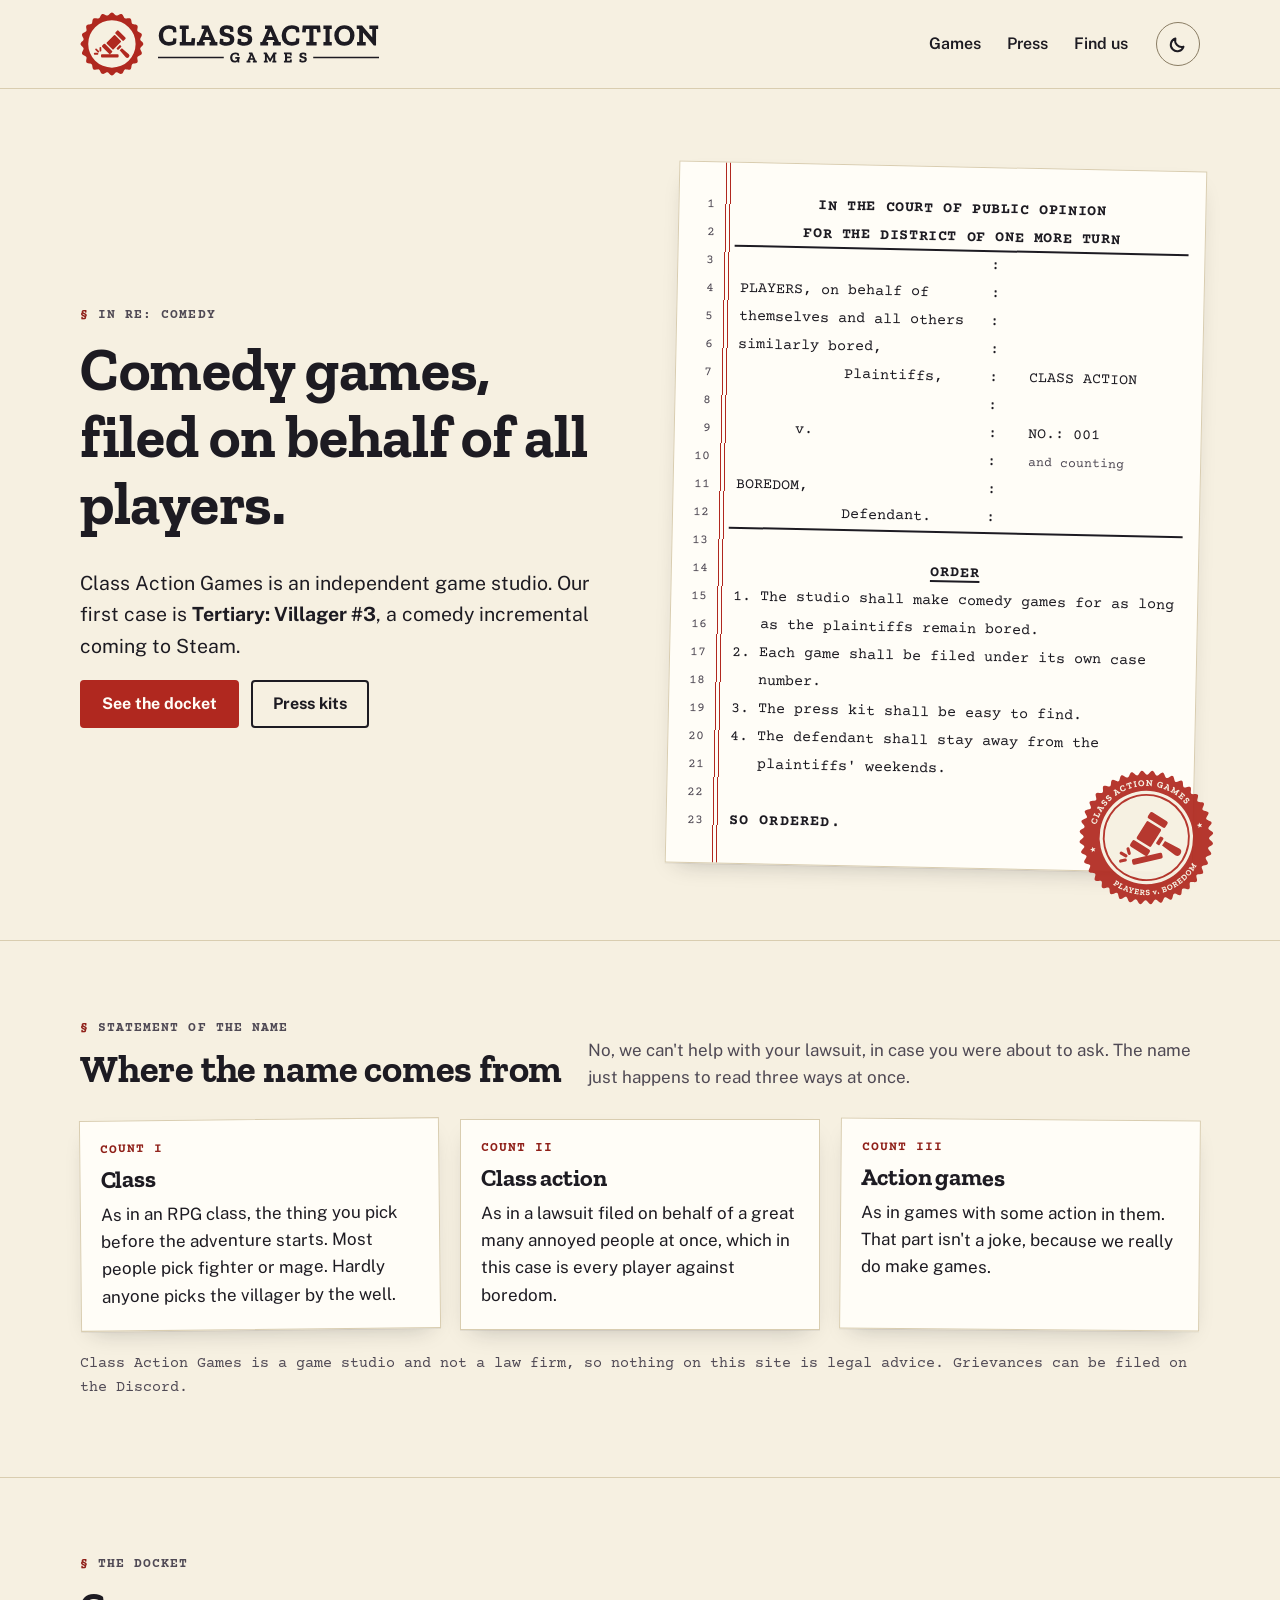
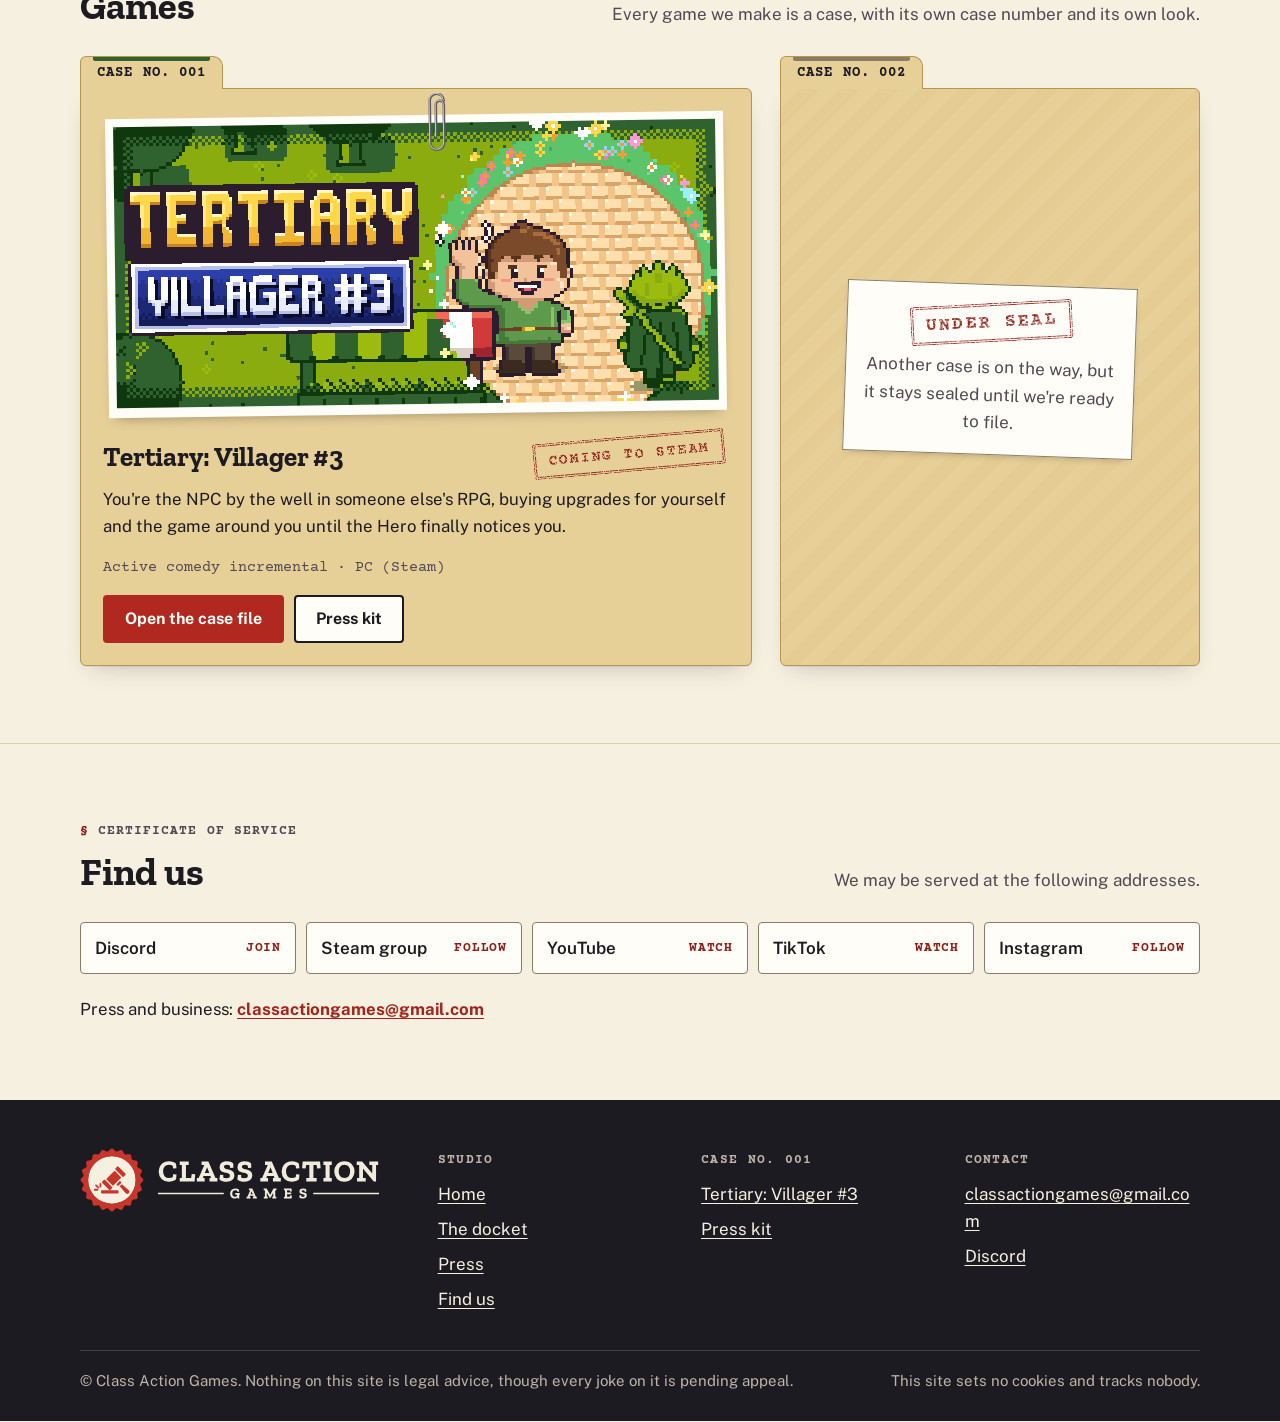
<file: index.html>
<!doctype html>
<html lang="en">
<head>
<meta charset="utf-8">
<meta name="viewport" content="width=device-width, initial-scale=1">
<meta http-equiv="Content-Security-Policy" content="default-src &#39;self&#39;; script-src &#39;self&#39; &#39;sha256-e9spFX4khvAiAObQrX6YIk8nwWobAzymvgHO+KnD+gg=&#39;; style-src &#39;self&#39;; img-src &#39;self&#39;; media-src &#39;self&#39;; font-src &#39;self&#39;; manifest-src &#39;self&#39;; connect-src &#39;none&#39;; object-src &#39;none&#39;; frame-src &#39;none&#39;; base-uri &#39;none&#39;; form-action &#39;none&#39;">
<meta name="referrer" content="strict-origin-when-cross-origin">
<title>Class Action Games</title>
<meta name="description" content="Class Action Games is an independent game studio that makes comedy games. Our first game is Tertiary: Villager #3.">
<link rel="canonical" href="https://classactiongames.com/">
<meta name="theme-color" content="#f6f0e1" media="(prefers-color-scheme: light)">
<meta name="theme-color" content="#17161b" media="(prefers-color-scheme: dark)">
<meta property="og:site_name" content="Class Action Games">
<meta property="og:type" content="website">
<meta property="og:title" content="Class Action Games">
<meta property="og:description" content="Comedy games, filed on behalf of all players.">
<meta property="og:url" content="https://classactiongames.com/">
<meta property="og:image" content="https://classactiongames.com/og/og-studio.png">
<meta property="og:image:width" content="1200">
<meta property="og:image:height" content="630">
<meta property="og:image:alt" content="The Class Action Games seal, a gavel inside a scalloped red stamp, beside the words PLAYERS v. BOREDOM and Comedy games, filed on behalf of all players.">
<meta property="og:locale" content="en_US">
<meta name="twitter:card" content="summary_large_image">
<meta name="twitter:title" content="Class Action Games">
<meta name="twitter:description" content="Comedy games, filed on behalf of all players.">
<meta name="twitter:image" content="https://classactiongames.com/og/og-studio.png">
<meta name="twitter:image:alt" content="The Class Action Games seal, a gavel inside a scalloped red stamp, beside the words PLAYERS v. BOREDOM and Comedy games, filed on behalf of all players.">
<link rel="icon" href="favicon.ico" sizes="16x16 32x32 48x48">
<link rel="icon" href="favicon.svg" type="image/svg+xml">
<link rel="apple-touch-icon" href="apple-touch-icon.png">
<link rel="manifest" href="site.webmanifest">
<link rel="preload" href="fonts/zilla-slab-700.woff2" as="font" type="font/woff2" crossorigin>
<link rel="preload" href="fonts/public-sans-var.woff2" as="font" type="font/woff2" crossorigin>
<link rel="stylesheet" href="css/site.css">
<link rel="stylesheet" href="css/games/tertiary.css">
<script>try{var t=localStorage.getItem('cag-theme');if(t==='light'||t==='dark')document.documentElement.setAttribute('data-theme',t)}catch(e){}</script>
<script src="js/site.js" defer></script>
</head>
<body>
<a class="skip" href="#main">Skip to content</a>
<header class="site-header">
  <div class="wrap">
    <a class="brand" href="./" aria-label="Class Action Games, home">
      <img class="lk-h on-light" src="img/logo/cag-lockup-h.svg" alt="Class Action Games" width="300" height="64">
      <img class="lk-h on-dark" src="img/logo/cag-lockup-h-on-dark.svg" alt="Class Action Games" width="300" height="64">
      <img class="lk-c on-light" src="img/logo/cag-lockup-compact.svg" alt="Class Action Games" width="272" height="32">
      <img class="lk-c on-dark" src="img/logo/cag-lockup-compact-on-dark.svg" alt="Class Action Games" width="272" height="32">
    </a>
    <nav class="site-nav" aria-label="Main">
      <ul>
        <li><a href="#games">Games</a></li>
        <li><a href="press/">Press</a></li>
        <li><a href="#contact">Find us</a></li>
      </ul>
    </nav>
    <button class="theme-toggle" type="button" aria-label="Switch between light and dark mode" hidden><svg viewBox="0 0 20 20" aria-hidden="true" focusable="false" class="moon"><path d="M15.5 12.6A6.5 6.5 0 0 1 7.4 4.5a6.5 6.5 0 1 0 8.1 8.1Z" fill="none" stroke="currentColor" stroke-width="2" stroke-linejoin="round"/></svg><svg viewBox="0 0 20 20" aria-hidden="true" focusable="false" class="sun"><circle cx="10" cy="10" r="3.6" fill="none" stroke="currentColor" stroke-width="2"/><path d="M10 1.8v2.2M10 16v2.2M1.8 10H4M16 10h2.2M4.2 4.2l1.6 1.6M14.2 14.2l1.6 1.6M4.2 15.8l1.6-1.6M14.2 5.8l1.6-1.6" stroke="currentColor" stroke-width="2" stroke-linecap="round"/></svg></button>
  </div>
</header>
<main id="main">
  <section class="hero">
    <div class="wrap">
      <div>
        <span class="eyebrow">In re: comedy</span>
        <h1>Comedy games, filed on behalf of all players.</h1>
        <p class="lede">Class Action Games is an independent game studio. Our first case is <em>Tertiary: Villager #3</em>, a comedy incremental coming to Steam.</p>
        <div class="btns">
          <a class="btn primary" href="#games">See the docket</a>
          <a class="btn" href="press/">Press kits</a>
        </div>
      </div>
      <figure class="order" aria-label="A mock court order describing the studio">
        <span class="ln" aria-hidden="true">1
2
3
4
5
6
7
8
9
10
11
12
13
14
15
16
17
18
19
20
21
22
23
24
25
26
27
28
29
30
31
32
33
34
35
36
37
38
39
40
41
42
43
44
45
46
47
48
49
50</span>
        <p class="court"><span>IN THE COURT OF PUBLIC OPINION</span> <span>FOR THE DISTRICT OF ONE MORE TURN</span></p>
        <div class="caption">
          <p class="cap-pl"><span>PLAYERS, on behalf of themselves</span> <span>and all others similarly bored,</span></p>
          <p class="cap-role cap-pl-role">Plaintiffs,</p>
          <p class="cap-vs">v.</p>
          <p class="cap-df">BOREDOM,</p>
          <p class="cap-role cap-df-role">Defendant.</p>
          <p class="cap-action">CLASS ACTION</p>
          <p class="cap-no"><span aria-hidden="true">NO.:</span> <span class="sr-only">Case number&nbsp;</span>001</p>
          <p class="cap-more"><span>and counting</span></p>
          <span class="cap-colons" aria-hidden="true">:
:
:
:
:
:
:
:
:
:
:
:
:
:
:
:
:
:
:
:
:
:
:
:
:
:
:
:
:
:</span>
        </div>
        <p class="gap" aria-hidden="true"></p>
        <p class="title">ORDER</p>
        <ol>
          <li>The studio shall make comedy games for as long as the plaintiffs remain bored.</li>
          <li>Each game shall be filed under its own case number.</li>
          <li>The press kit shall be easy to find.</li>
          <li>The defendant shall stay away from the plaintiffs&#39; weekends.</li>
        </ol>
        <p class="gap" aria-hidden="true"></p>
        <p class="so">SO ORDERED.</p>
        <img class="seal-imp only-light" src="img/logo/cag-seal.svg" alt="" width="136" height="136">
        <img class="seal-imp only-dark" src="img/logo/cag-seal-on-dark.svg" alt="" width="136" height="136" loading="lazy">
      </figure>
    </div>
  </section>

  <section class="section" id="name" aria-labelledby="name-h">
    <div class="wrap">
      <div class="section-head">
        <div>
          <span class="eyebrow">Statement of the name</span>
          <h2 id="name-h">Where the name comes from</h2>
        </div>
        <p>No, we can&#39;t help with your lawsuit, in case you were about to ask. The name just happens to read three ways at once.</p>
      </div>
      <ol class="counts">
        <li class="count">
          <span class="label">Count I</span>
          <h3>Class</h3>
          <p>As in an RPG class, the thing you pick before the adventure starts. Most people pick fighter or mage. Hardly anyone picks the villager by the well.</p>
        </li>
        <li class="count">
          <span class="label">Count II</span>
          <h3>Class action</h3>
          <p>As in a lawsuit filed on behalf of a great many annoyed people at once, which in this case is every player against boredom.</p>
        </li>
        <li class="count">
          <span class="label">Count III</span>
          <h3>Action games</h3>
          <p>As in games with some action in them. That part isn&#39;t a joke, because we really do make games.</p>
        </li>
      </ol>
      <p class="pun-fine">Class Action Games is a game studio and not a law firm, so nothing on this site is legal advice. Grievances can be filed on the Discord.</p>
    </div>
  </section>

  <section class="section" id="games" aria-labelledby="games-h">
    <div class="wrap">
      <div class="section-head">
        <div>
          <span class="eyebrow">The docket</span>
          <h2 id="games-h">Games</h2>
        </div>
        <p>Every game we make is a case, with its own case number and its own look.</p>
      </div>
      <div class="docket-grid">
        <article class="folder game-zone" data-game="tertiary" aria-labelledby="case-001">
  <span class="folder-tab">Case No. 001</span>
  <div class="photo">
    <img class="clip" src="img/paperclip.svg" alt="" width="22" height="64">
    <a href="tertiary/" tabindex="-1" aria-hidden="true"><img src="tertiary/media/key-art/header_capsule_920x430.png" alt="" width="920" height="430"></a>
  </div>
  <div class="case-head">
    <h3 id="case-001"><a href="tertiary/">Tertiary: Villager #3</a></h3>
    <span class="stamp">Coming to Steam</span>
  </div>
  <p class="pitch">You&#39;re the NPC by the well in someone else&#39;s RPG, buying upgrades for yourself and the game around you until the Hero finally notices you.</p>
  <p class="meta">Active comedy incremental · PC (Steam)</p>
  <div class="links">
    <a class="btn primary" href="tertiary/">Open the case file</a>
    <a class="btn" href="tertiary/press/">Press kit</a>
  </div>
</article>
        <article class="folder sealed" aria-labelledby="case-002">
  <span class="folder-tab">Case No. 002</span>
  <div class="seal-tape">
    <span class="stamp">Under seal</span>
    <h3 id="case-002" class="sr-only">Case No. 002: under seal</h3>
    <p>Another case is on the way, but it stays sealed until we&#39;re ready to file.</p>
  </div>
</article>
      </div>
    </div>
  </section>

  <section class="section" id="contact" aria-labelledby="find-h">
    <div class="wrap">
      <div class="section-head">
        <div>
          <span class="eyebrow">Certificate of service</span>
          <h2 id="find-h">Find us</h2>
        </div>
        <p>We may be served at the following addresses.</p>
      </div>
      <ul class="service">
        <li><a href="https://discord.gg/4bkDfHh6E2">Discord <span class="via">Join</span></a></li>
        <li><a href="https://steamcommunity.com/groups/classactiongames">Steam group <span class="via">Follow</span></a></li>
        <li><a href="https://www.youtube.com/@ClassActionGames">YouTube <span class="via">Watch</span></a></li>
        <li><a href="https://www.tiktok.com/@classactiongames">TikTok <span class="via">Watch</span></a></li>
        <li><a href="https://www.instagram.com/classactiongames/">Instagram <span class="via">Follow</span></a></li>
      </ul>
      <p class="contact-line">Press and business: <a href="mailto:classactiongames@gmail.com">classactiongames@gmail.com</a></p>
    </div>
  </section>
</main>
<footer class="site-footer">
  <div class="wrap">
    <div class="cols">
      <div>
        <img class="foot-lockup" src="img/logo/cag-lockup-h-on-dark.svg" alt="Class Action Games" width="300" height="64" loading="lazy">
      </div>
      <nav aria-label="Studio">
        <h2>Studio</h2>
        <ul>
          <li><a href="./">Home</a></li>
          <li><a href="#games">The docket</a></li>
          <li><a href="press/">Press</a></li>
          <li><a href="#contact">Find us</a></li>
        </ul>
      </nav>
      <nav aria-label="Case No. 001">
        <h2>Case No. 001</h2>
        <ul>
          <li><a href="tertiary/">Tertiary: Villager #3</a></li>
          <li><a href="tertiary/press/">Press kit</a></li>
        </ul>
      </nav>
      <div>
        <h2>Contact</h2>
        <ul>
          <li><a href="mailto:classactiongames@gmail.com">classactiongames@gmail.com</a></li>
          <li><a href="https://discord.gg/4bkDfHh6E2">Discord</a></li>
        </ul>
      </div>
    </div>
    <div class="fine">
      <p>&copy; Class Action Games. Nothing on this site is legal advice, though every joke on it is pending appeal.</p>
      <p>This site sets no cookies and tracks nobody.</p>
    </div>
  </div>
</footer>
</body>
</html>
</file>
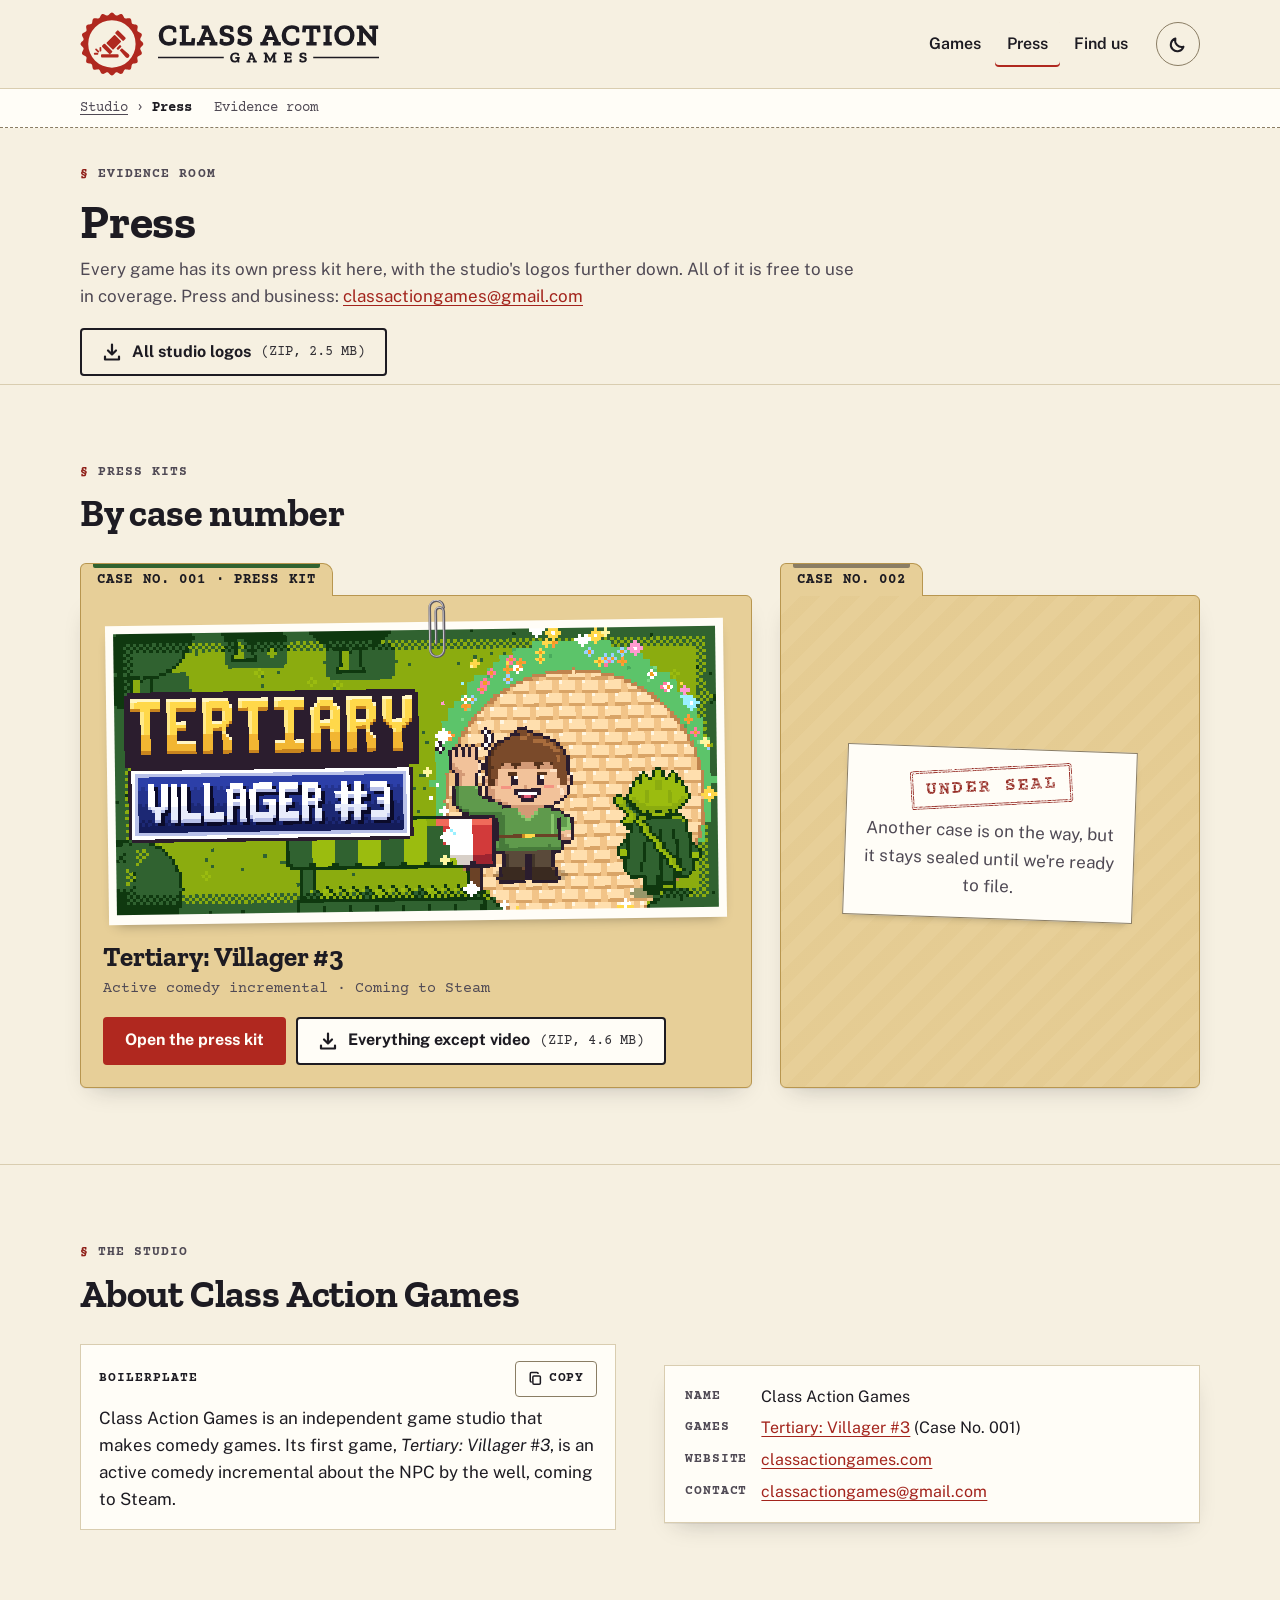
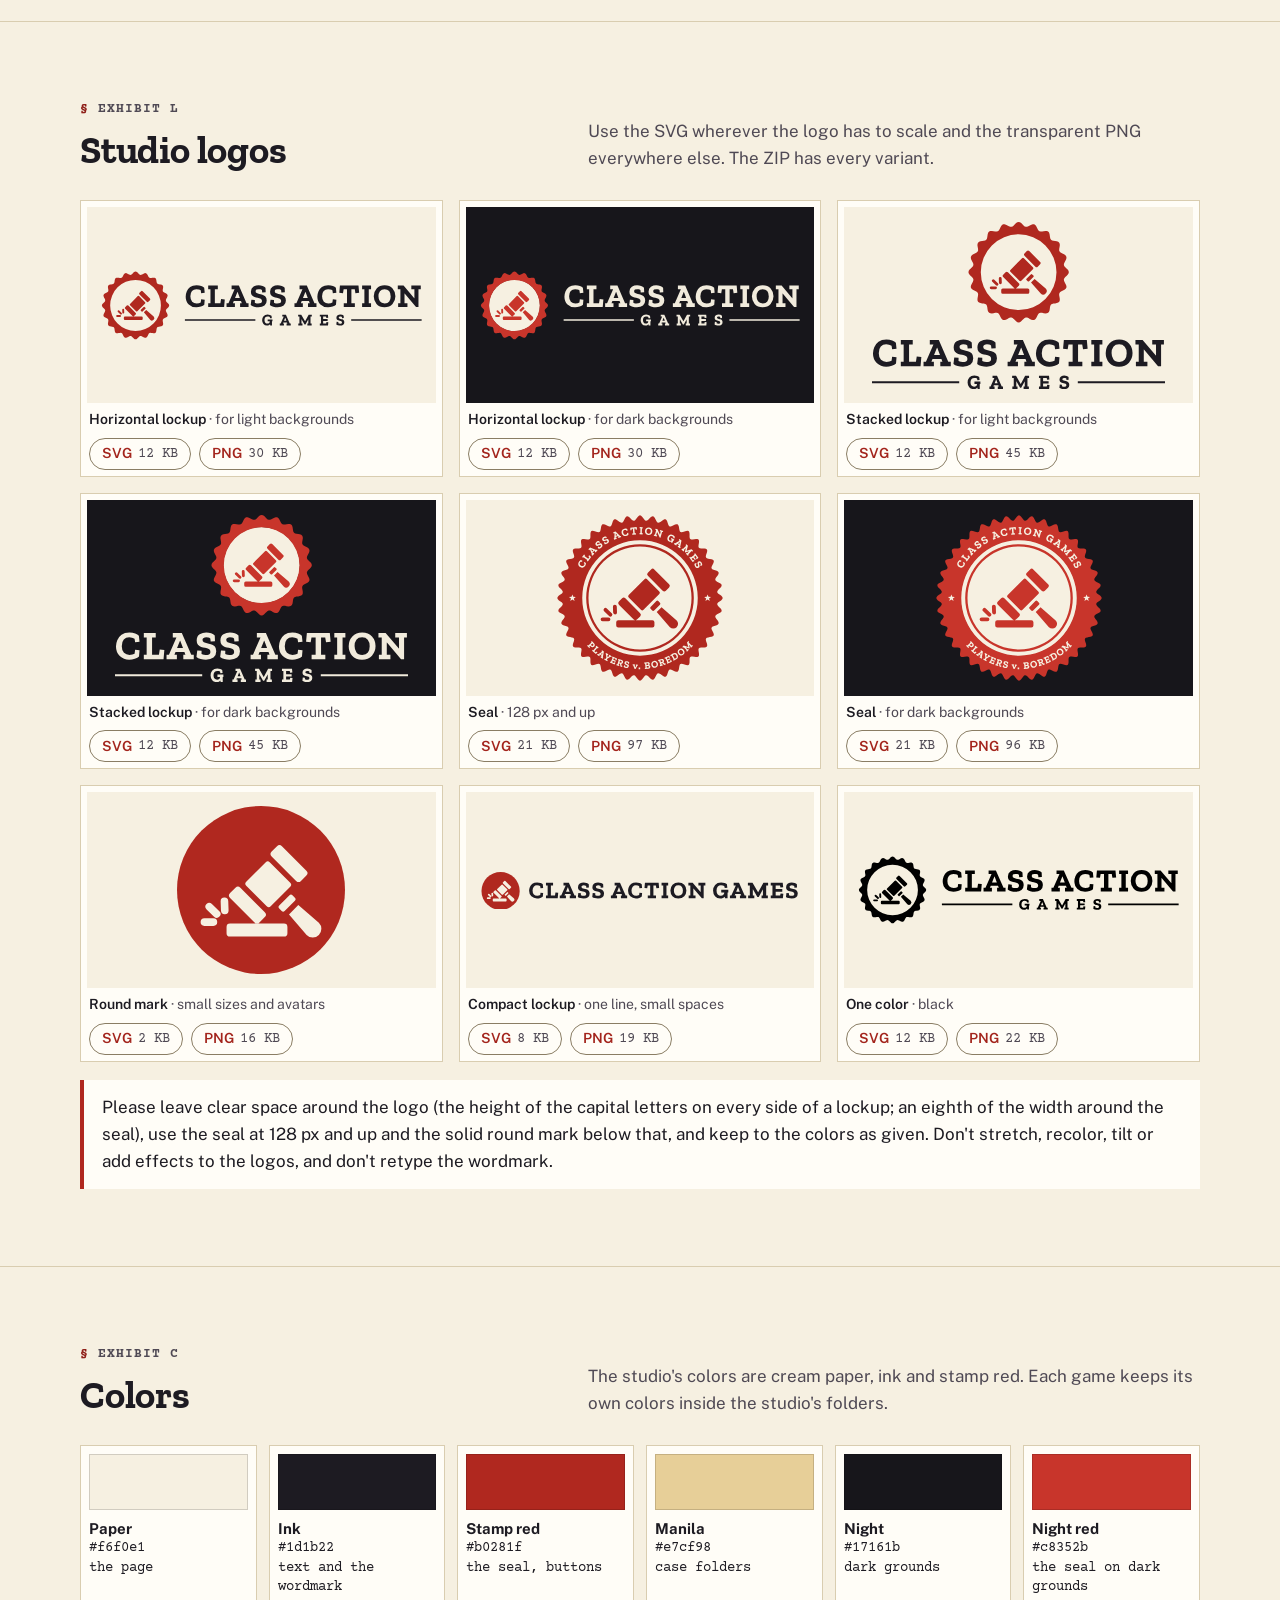
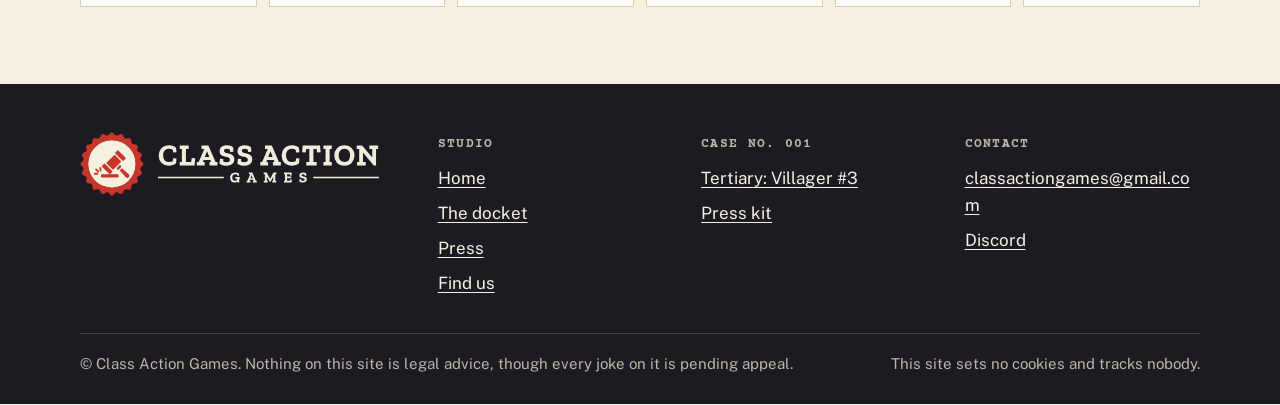
<file: press/index.html>
<!doctype html>
<html lang="en">
<head>
<meta charset="utf-8">
<meta name="viewport" content="width=device-width, initial-scale=1">
<meta http-equiv="Content-Security-Policy" content="default-src &#39;self&#39;; script-src &#39;self&#39; &#39;sha256-e9spFX4khvAiAObQrX6YIk8nwWobAzymvgHO+KnD+gg=&#39;; style-src &#39;self&#39;; img-src &#39;self&#39;; media-src &#39;self&#39;; font-src &#39;self&#39;; manifest-src &#39;self&#39;; connect-src &#39;none&#39;; object-src &#39;none&#39;; frame-src &#39;none&#39;; base-uri &#39;none&#39;; form-action &#39;none&#39;">
<meta name="referrer" content="strict-origin-when-cross-origin">
<title>Press | Class Action Games</title>
<meta name="description" content="Press kits for every Class Action Games game, along with the studio&#39;s boilerplate and logos, all free to use in coverage.">
<link rel="canonical" href="https://classactiongames.com/press/">
<meta name="theme-color" content="#f6f0e1" media="(prefers-color-scheme: light)">
<meta name="theme-color" content="#17161b" media="(prefers-color-scheme: dark)">
<meta property="og:site_name" content="Class Action Games">
<meta property="og:type" content="website">
<meta property="og:title" content="Class Action Games press">
<meta property="og:description" content="Press kits and logos for writing about our games.">
<meta property="og:url" content="https://classactiongames.com/press/">
<meta property="og:image" content="https://classactiongames.com/og/og-studio.png">
<meta property="og:image:width" content="1200">
<meta property="og:image:height" content="630">
<meta property="og:image:alt" content="The Class Action Games seal, a gavel inside a scalloped red stamp">
<meta property="og:locale" content="en_US">
<meta name="twitter:card" content="summary_large_image">
<meta name="twitter:title" content="Class Action Games press">
<meta name="twitter:description" content="Press kits and logos for writing about our games.">
<meta name="twitter:image" content="https://classactiongames.com/og/og-studio.png">
<meta name="twitter:image:alt" content="The Class Action Games seal, a gavel inside a scalloped red stamp">
<link rel="icon" href="../favicon.ico" sizes="16x16 32x32 48x48">
<link rel="icon" href="../favicon.svg" type="image/svg+xml">
<link rel="apple-touch-icon" href="../apple-touch-icon.png">
<link rel="manifest" href="../site.webmanifest">
<link rel="preload" href="../fonts/zilla-slab-700.woff2" as="font" type="font/woff2" crossorigin>
<link rel="preload" href="../fonts/public-sans-var.woff2" as="font" type="font/woff2" crossorigin>
<link rel="stylesheet" href="../css/site.css">
<link rel="stylesheet" href="../css/games/tertiary.css">
<script>try{var t=localStorage.getItem('cag-theme');if(t==='light'||t==='dark')document.documentElement.setAttribute('data-theme',t)}catch(e){}</script>
<script src="../js/site.js" defer></script>
</head>
<body>
<a class="skip" href="#main">Skip to content</a>
<header class="site-header">
  <div class="wrap">
    <a class="brand" href="../" aria-label="Class Action Games, home">
      <img class="lk-h on-light" src="../img/logo/cag-lockup-h.svg" alt="Class Action Games" width="300" height="64">
      <img class="lk-h on-dark" src="../img/logo/cag-lockup-h-on-dark.svg" alt="Class Action Games" width="300" height="64">
      <img class="lk-c on-light" src="../img/logo/cag-lockup-compact.svg" alt="Class Action Games" width="272" height="32">
      <img class="lk-c on-dark" src="../img/logo/cag-lockup-compact-on-dark.svg" alt="Class Action Games" width="272" height="32">
    </a>
    <nav class="site-nav" aria-label="Main">
      <ul>
        <li><a href="../#games">Games</a></li>
        <li><a href="../press/" aria-current="page">Press</a></li>
        <li><a href="../#contact">Find us</a></li>
      </ul>
    </nav>
    <button class="theme-toggle" type="button" aria-label="Switch between light and dark mode" hidden><svg viewBox="0 0 20 20" aria-hidden="true" focusable="false" class="moon"><path d="M15.5 12.6A6.5 6.5 0 0 1 7.4 4.5a6.5 6.5 0 1 0 8.1 8.1Z" fill="none" stroke="currentColor" stroke-width="2" stroke-linejoin="round"/></svg><svg viewBox="0 0 20 20" aria-hidden="true" focusable="false" class="sun"><circle cx="10" cy="10" r="3.6" fill="none" stroke="currentColor" stroke-width="2"/><path d="M10 1.8v2.2M10 16v2.2M1.8 10H4M16 10h2.2M4.2 4.2l1.6 1.6M14.2 14.2l1.6 1.6M4.2 15.8l1.6-1.6M14.2 5.8l1.6-1.6" stroke="currentColor" stroke-width="2" stroke-linecap="round"/></svg></button>
  </div>
</header>
<div class="docket">
  <div class="wrap">
    <nav aria-label="Breadcrumb"><span><a href="../">Studio</a> &rsaquo; <b aria-current="page">Press</b></span></nav>
    <span>Evidence room</span>
  </div>
</div>

<main id="main">
  <section class="pk-top">
    <div class="wrap">
      <span class="eyebrow">Evidence room</span>
      <h1>Press</h1>
      <p class="sub">Every game has its own press kit here, with the studio's logos further down. All of it is free to use in coverage. Press and business: <a href="mailto:classactiongames@gmail.com">classactiongames@gmail.com</a></p>
      <div class="pk-actions">
        <a class="btn" href="../press/class-action-games-logos.zip" download><svg viewBox="0 0 20 20" aria-hidden="true" focusable="false"><path d="M10 2.5v10m0 0-4-4m4 4 4-4M3 14.5v3h14v-3" fill="none" stroke="currentColor" stroke-width="2.2" stroke-linecap="round" stroke-linejoin="round"/></svg>All studio logos <span class="sz">(ZIP, 2.5 MB)</span></a>
      </div>
    </div>
  </section>

  <section class="section" id="kits" aria-labelledby="kits-h">
    <div class="wrap">
      <div class="section-head">
        <div>
          <span class="eyebrow">Press kits</span>
          <h2 id="kits-h">By case number</h2>
        </div>
      </div>
      <div class="kit-list">
        <article class="folder game-zone" data-game="tertiary" aria-labelledby="kit-001">
  <span class="folder-tab">Case No. 001 &middot; Press kit</span>
  <div class="photo">
    <img class="clip" src="../img/paperclip.svg" alt="" width="22" height="64">
    <img src="../tertiary/media/key-art/header_capsule_920x430.png" alt="" width="920" height="430">
  </div>
  <h3 id="kit-001"><a href="../tertiary/press/">Tertiary: Villager #3</a></h3>
  <p class="meta">Active comedy incremental &middot; Coming to Steam</p>
  <div class="links">
    <a class="btn primary" href="../tertiary/press/">Open the press kit</a>
    <a class="btn" href="../tertiary/press/tertiary-press-kit.zip" download><svg viewBox="0 0 20 20" aria-hidden="true" focusable="false"><path d="M10 2.5v10m0 0-4-4m4 4 4-4M3 14.5v3h14v-3" fill="none" stroke="currentColor" stroke-width="2.2" stroke-linecap="round" stroke-linejoin="round"/></svg>Everything except video <span class="sz">(ZIP, 4.6 MB)</span></a>
  </div>
</article>
        <article class="folder sealed" aria-labelledby="case-002">
  <span class="folder-tab">Case No. 002</span>
  <div class="seal-tape">
    <span class="stamp">Under seal</span>
    <h3 id="case-002" class="sr-only">Case No. 002: under seal</h3>
    <p>Another case is on the way, but it stays sealed until we&#39;re ready to file.</p>
  </div>
</article>
      </div>
    </div>
  </section>

  <section class="section" id="studio" aria-labelledby="studio-h">
    <div class="wrap">
      <div class="section-head">
        <div>
          <span class="eyebrow">The studio</span>
          <h2 id="studio-h">About Class Action Games</h2>
        </div>
      </div>
      <div class="about">
        <div class="desc">
          <div class="desc-head"><span class="label">Boilerplate</span><button class="copy-btn" type="button" data-copy="d-studio" aria-label="Copy boilerplate" hidden><svg viewBox="0 0 20 20" aria-hidden="true" focusable="false"><rect x="6.5" y="6.5" width="10" height="11" rx="1.5" fill="none" stroke="currentColor" stroke-width="2"/><path d="M13.5 4V3.5A1.5 1.5 0 0 0 12 2H4.5A1.5 1.5 0 0 0 3 3.5V13a1.5 1.5 0 0 0 1.5 1.5H5" fill="none" stroke="currentColor" stroke-width="2"/></svg><span class="t">Copy</span></button></div>
          <div class="desc-body" id="d-studio"><p>Class Action Games is an independent game studio that makes comedy games. Its first game, <em>Tertiary: Villager #3</em>, is an active comedy incremental about the NPC by the well, coming to Steam.</p></div>
        </div>
        <div class="facts-card">
          <dl>
            <dt>Name</dt><dd>Class Action Games</dd>
            <dt>Games</dt><dd><a href="../tertiary/">Tertiary: Villager #3</a> (Case No. 001)</dd>
            <dt>Website</dt><dd><a href="../">classactiongames.com</a></dd>
            <dt>Contact</dt><dd><a href="mailto:classactiongames@gmail.com">classactiongames@gmail.com</a></dd>
          </dl>
        </div>
      </div>
    </div>
  </section>

  <section class="section" id="logos" aria-labelledby="logos-h">
    <div class="wrap">
      <div class="section-head">
        <div>
          <span class="eyebrow">Exhibit L</span>
          <h2 id="logos-h">Studio logos</h2>
        </div>
        <p>Use the SVG wherever the logo has to scale and the transparent PNG everywhere else. The ZIP has every variant.</p>
      </div>
      <div class="grid-3">
        <figure class="thumb logo-tile on-light"><a href="../press/logos/svg/cag-lockup-h.svg"><img src="../press/logos/svg/cag-lockup-h.svg" alt="Horizontal lockup, for light backgrounds" width="561" height="120" loading="lazy"></a><figcaption><b>Horizontal lockup</b> &middot; for light backgrounds<span class="file-links"><a href="../press/logos/svg/cag-lockup-h.svg" download>SVG <span class="sz">12 KB</span></a><a href="../press/logos/png/cag-lockup-h-1200w.png" download>PNG <span class="sz">30 KB</span></a></span></figcaption></figure>
        <figure class="thumb logo-tile on-dark"><a href="../press/logos/svg/cag-lockup-h-on-dark.svg"><img src="../press/logos/svg/cag-lockup-h-on-dark.svg" alt="Horizontal lockup, for dark backgrounds" width="561" height="120" loading="lazy"></a><figcaption><b>Horizontal lockup</b> &middot; for dark backgrounds<span class="file-links"><a href="../press/logos/svg/cag-lockup-h-on-dark.svg" download>SVG <span class="sz">12 KB</span></a><a href="../press/logos/png/cag-lockup-h-on-dark-1200w.png" download>PNG <span class="sz">30 KB</span></a></span></figcaption></figure>
        <figure class="thumb logo-tile on-light"><a href="../press/logos/svg/cag-lockup-stacked.svg"><img src="../press/logos/svg/cag-lockup-stacked.svg" alt="Stacked lockup, for light backgrounds" width="210" height="120" loading="lazy"></a><figcaption><b>Stacked lockup</b> &middot; for light backgrounds<span class="file-links"><a href="../press/logos/svg/cag-lockup-stacked.svg" download>SVG <span class="sz">12 KB</span></a><a href="../press/logos/png/cag-lockup-stacked-1200w.png" download>PNG <span class="sz">45 KB</span></a></span></figcaption></figure>
        <figure class="thumb logo-tile on-dark"><a href="../press/logos/svg/cag-lockup-stacked-on-dark.svg"><img src="../press/logos/svg/cag-lockup-stacked-on-dark.svg" alt="Stacked lockup, for dark backgrounds" width="210" height="120" loading="lazy"></a><figcaption><b>Stacked lockup</b> &middot; for dark backgrounds<span class="file-links"><a href="../press/logos/svg/cag-lockup-stacked-on-dark.svg" download>SVG <span class="sz">12 KB</span></a><a href="../press/logos/png/cag-lockup-stacked-on-dark-1200w.png" download>PNG <span class="sz">45 KB</span></a></span></figcaption></figure>
        <figure class="thumb logo-tile on-light"><a href="../press/logos/svg/cag-seal.svg"><img src="../press/logos/svg/cag-seal.svg" alt="Seal, 128 px and up" width="120" height="120" loading="lazy"></a><figcaption><b>Seal</b> &middot; 128 px and up<span class="file-links"><a href="../press/logos/svg/cag-seal.svg" download>SVG <span class="sz">21 KB</span></a><a href="../press/logos/png/cag-seal-1024.png" download>PNG <span class="sz">97 KB</span></a></span></figcaption></figure>
        <figure class="thumb logo-tile on-dark"><a href="../press/logos/svg/cag-seal-on-dark.svg"><img src="../press/logos/svg/cag-seal-on-dark.svg" alt="Seal, for dark backgrounds" width="120" height="120" loading="lazy"></a><figcaption><b>Seal</b> &middot; for dark backgrounds<span class="file-links"><a href="../press/logos/svg/cag-seal-on-dark.svg" download>SVG <span class="sz">21 KB</span></a><a href="../press/logos/png/cag-seal-on-dark-1024.png" download>PNG <span class="sz">96 KB</span></a></span></figcaption></figure>
        <figure class="thumb logo-tile on-light"><a href="../press/logos/svg/cag-bold.svg"><img src="../press/logos/svg/cag-bold.svg" alt="Round mark, small sizes and avatars" width="120" height="120" loading="lazy"></a><figcaption><b>Round mark</b> &middot; small sizes and avatars<span class="file-links"><a href="../press/logos/svg/cag-bold.svg" download>SVG <span class="sz">2 KB</span></a><a href="../press/logos/png/cag-bold-512.png" download>PNG <span class="sz">16 KB</span></a></span></figcaption></figure>
        <figure class="thumb logo-tile on-light"><a href="../press/logos/svg/cag-lockup-compact.svg"><img src="../press/logos/svg/cag-lockup-compact.svg" alt="Compact lockup, one line, small spaces" width="1019" height="120" loading="lazy"></a><figcaption><b>Compact lockup</b> &middot; one line, small spaces<span class="file-links"><a href="../press/logos/svg/cag-lockup-compact.svg" download>SVG <span class="sz">8 KB</span></a><a href="../press/logos/png/cag-lockup-compact-1200w.png" download>PNG <span class="sz">19 KB</span></a></span></figcaption></figure>
        <figure class="thumb logo-tile on-light"><a href="../press/logos/svg/cag-lockup-h-1c-black.svg"><img src="../press/logos/svg/cag-lockup-h-1c-black.svg" alt="One color, black" width="561" height="120" loading="lazy"></a><figcaption><b>One color</b> &middot; black<span class="file-links"><a href="../press/logos/svg/cag-lockup-h-1c-black.svg" download>SVG <span class="sz">12 KB</span></a><a href="../press/logos/png/cag-lockup-h-1c-black-1200w.png" download>PNG <span class="sz">22 KB</span></a></span></figcaption></figure>
      </div>
      <div class="terms">
        <p>Please leave clear space around the logo (the height of the capital letters on every side of a lockup; an eighth of the width around the seal), use the seal at 128 px and up and the solid round mark below that, and keep to the colors as given. Don't stretch, recolor, tilt or add effects to the logos, and don't retype the wordmark.</p>
      </div>
    </div>
  </section>

  <section class="section" id="colors" aria-labelledby="colors-h">
    <div class="wrap">
      <div class="section-head">
        <div>
          <span class="eyebrow">Exhibit C</span>
          <h2 id="colors-h">Colors</h2>
        </div>
        <p>The studio's colors are cream paper, ink and stamp red. Each game keeps its own colors inside the studio's folders.</p>
      </div>
      <ul class="swatches">
        <li><span class="chip chip-f6f0e1"></span><b>Paper</b>#f6f0e1<br>the page</li>
        <li><span class="chip chip-1d1b22"></span><b>Ink</b>#1d1b22<br>text and the wordmark</li>
        <li><span class="chip chip-b0281f"></span><b>Stamp red</b>#b0281f<br>the seal, buttons</li>
        <li><span class="chip chip-e7cf98"></span><b>Manila</b>#e7cf98<br>case folders</li>
        <li><span class="chip chip-17161b"></span><b>Night</b>#17161b<br>dark grounds</li>
        <li><span class="chip chip-c8352b"></span><b>Night red</b>#c8352b<br>the seal on dark grounds</li>
      </ul>
    </div>
  </section>
</main>
<footer class="site-footer">
  <div class="wrap">
    <div class="cols">
      <div>
        <img class="foot-lockup" src="../img/logo/cag-lockup-h-on-dark.svg" alt="Class Action Games" width="300" height="64" loading="lazy">
      </div>
      <nav aria-label="Studio">
        <h2>Studio</h2>
        <ul>
          <li><a href="../">Home</a></li>
          <li><a href="../#games">The docket</a></li>
          <li><a href="../press/">Press</a></li>
          <li><a href="../#contact">Find us</a></li>
        </ul>
      </nav>
      <nav aria-label="Case No. 001">
        <h2>Case No. 001</h2>
        <ul>
          <li><a href="../tertiary/">Tertiary: Villager #3</a></li>
          <li><a href="../tertiary/press/">Press kit</a></li>
        </ul>
      </nav>
      <div>
        <h2>Contact</h2>
        <ul>
          <li><a href="mailto:classactiongames@gmail.com">classactiongames@gmail.com</a></li>
          <li><a href="https://discord.gg/4bkDfHh6E2">Discord</a></li>
        </ul>
      </div>
    </div>
    <div class="fine">
      <p>&copy; Class Action Games. Nothing on this site is legal advice, though every joke on it is pending appeal.</p>
      <p>This site sets no cookies and tracks nobody.</p>
    </div>
  </div>
</footer>
</body>
</html>
</file>
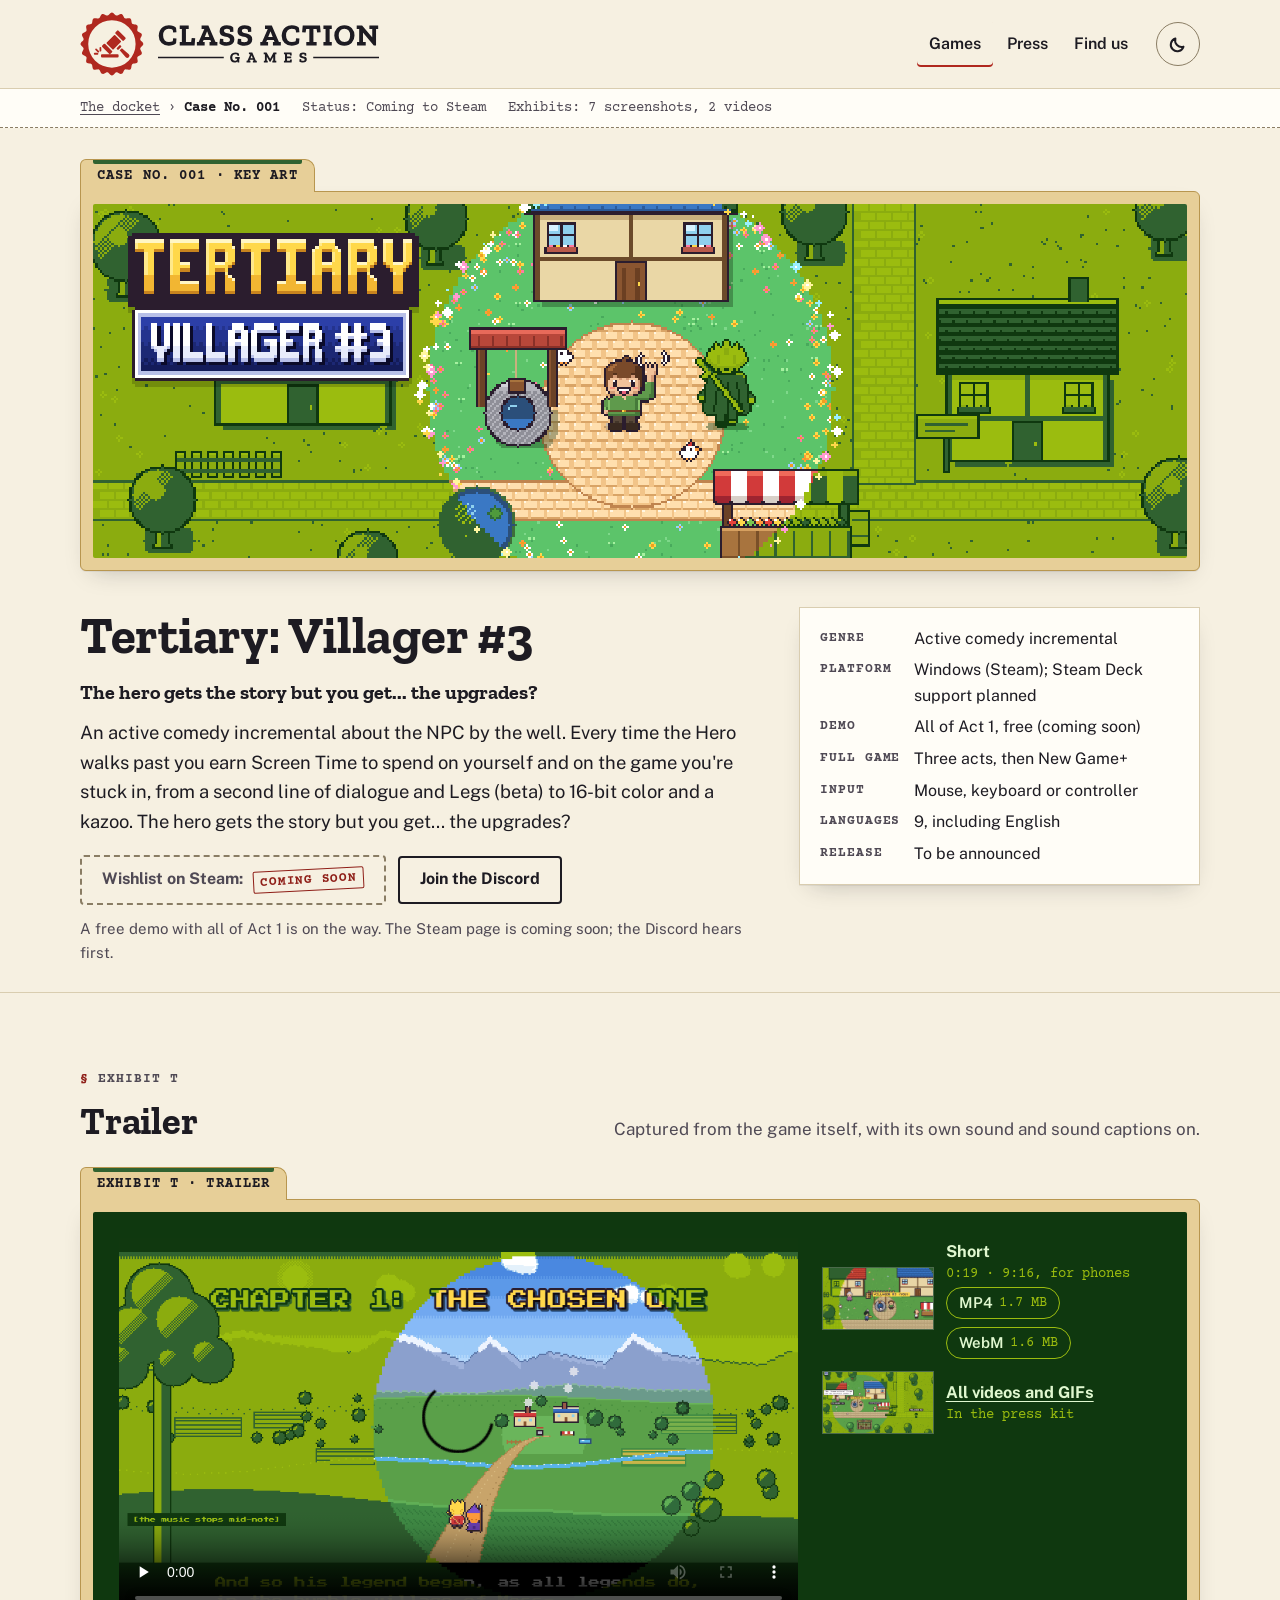
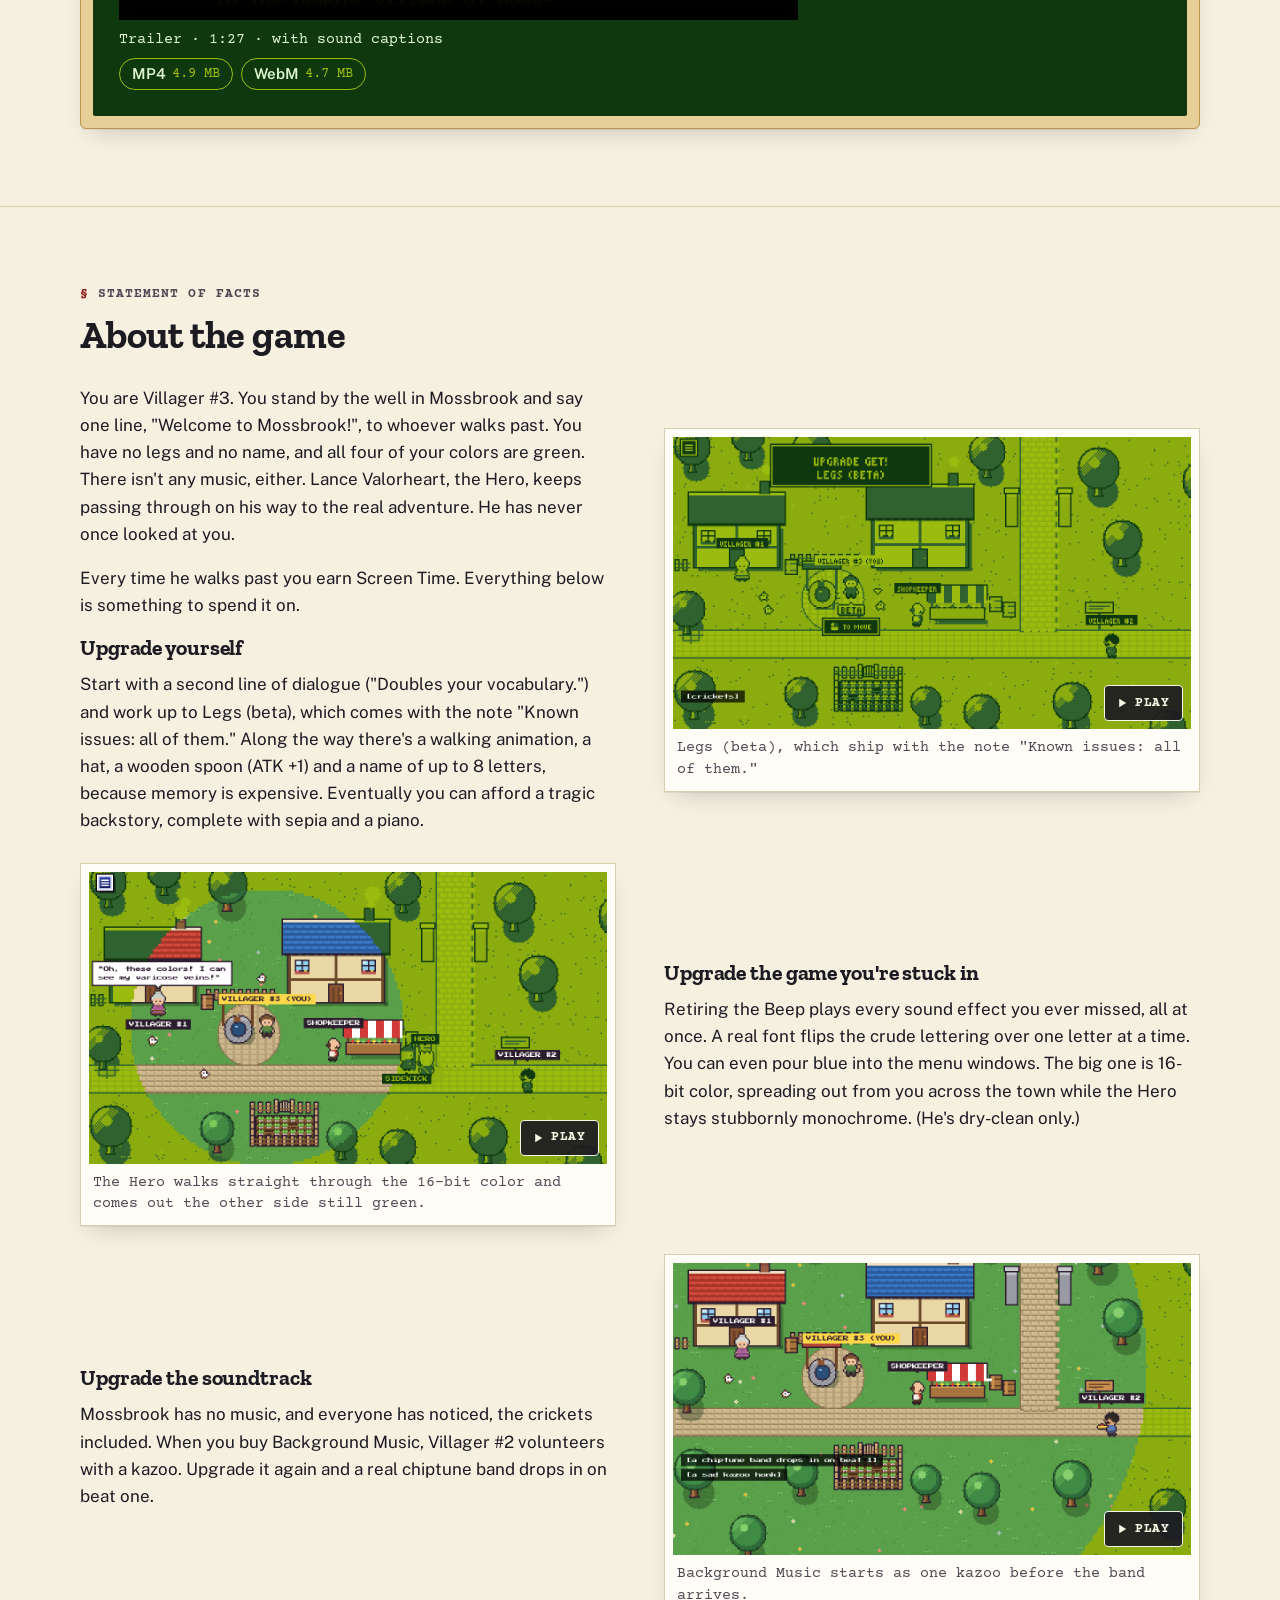
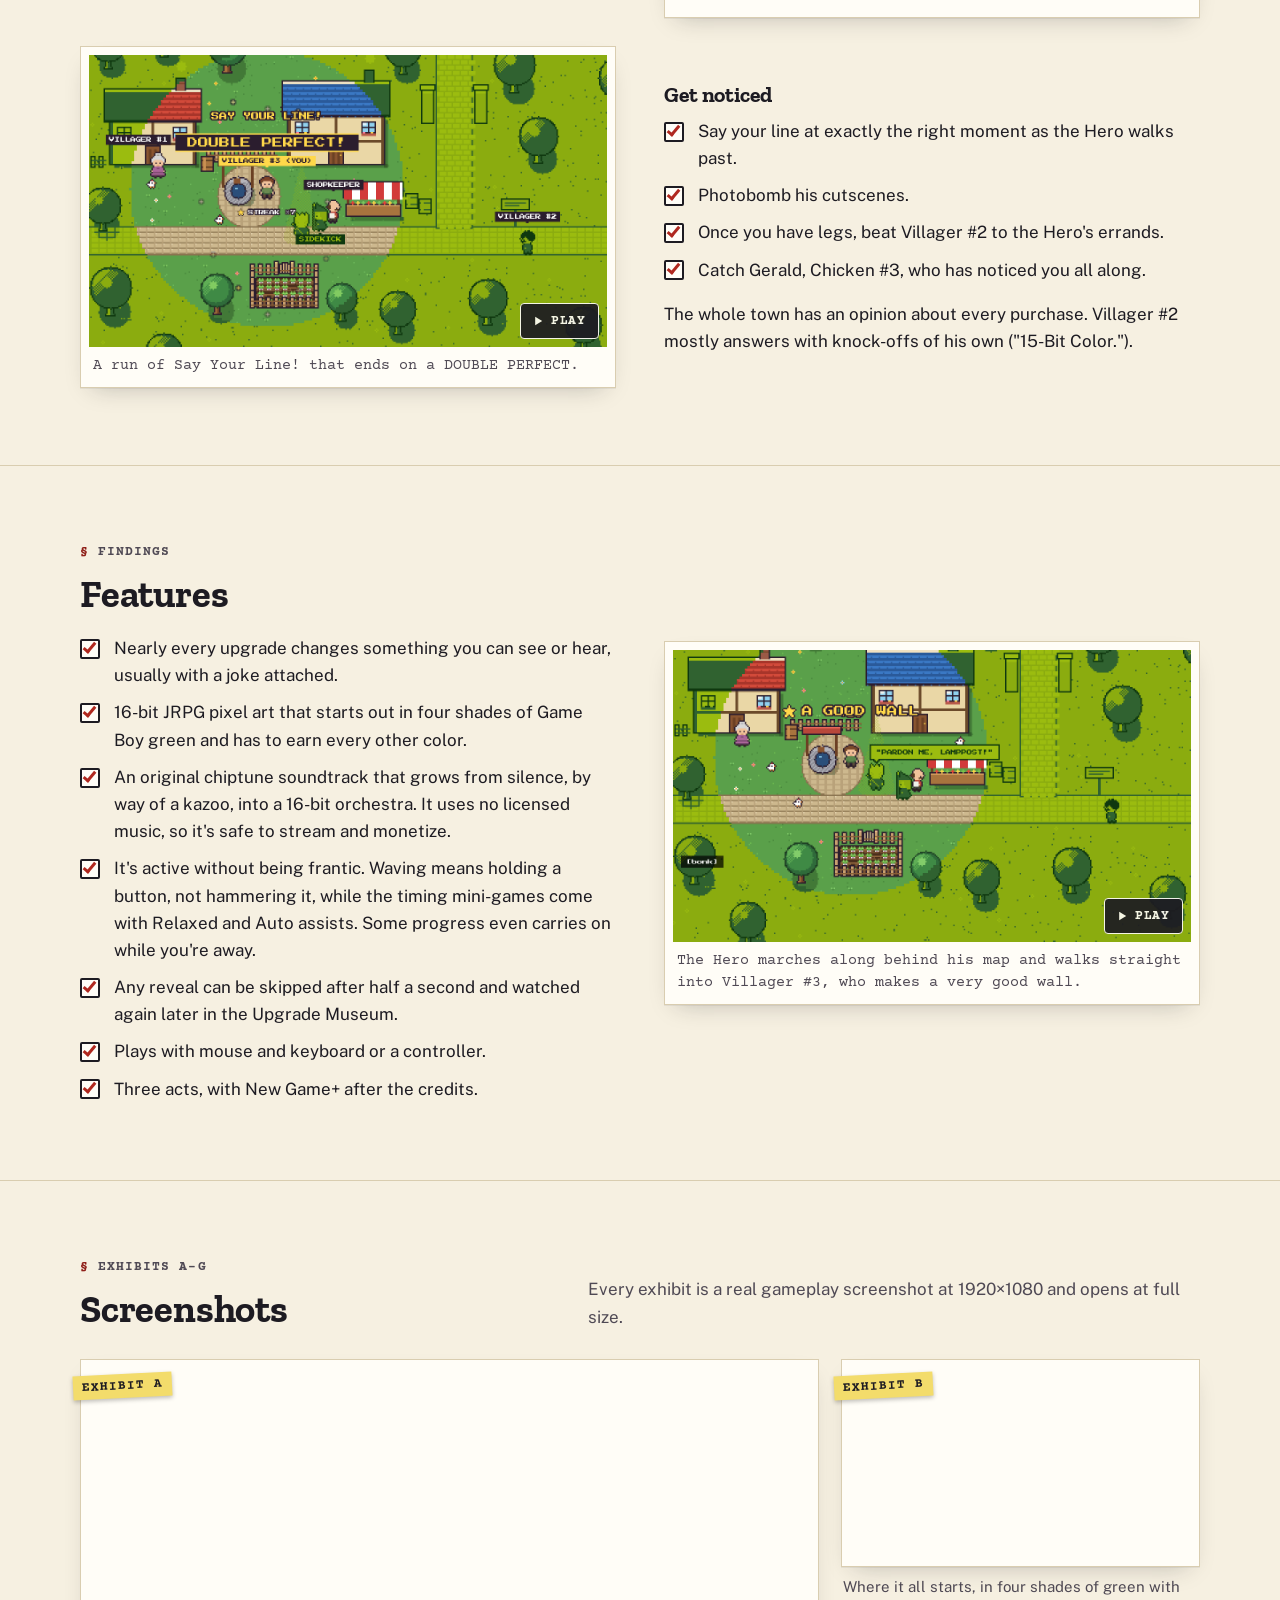
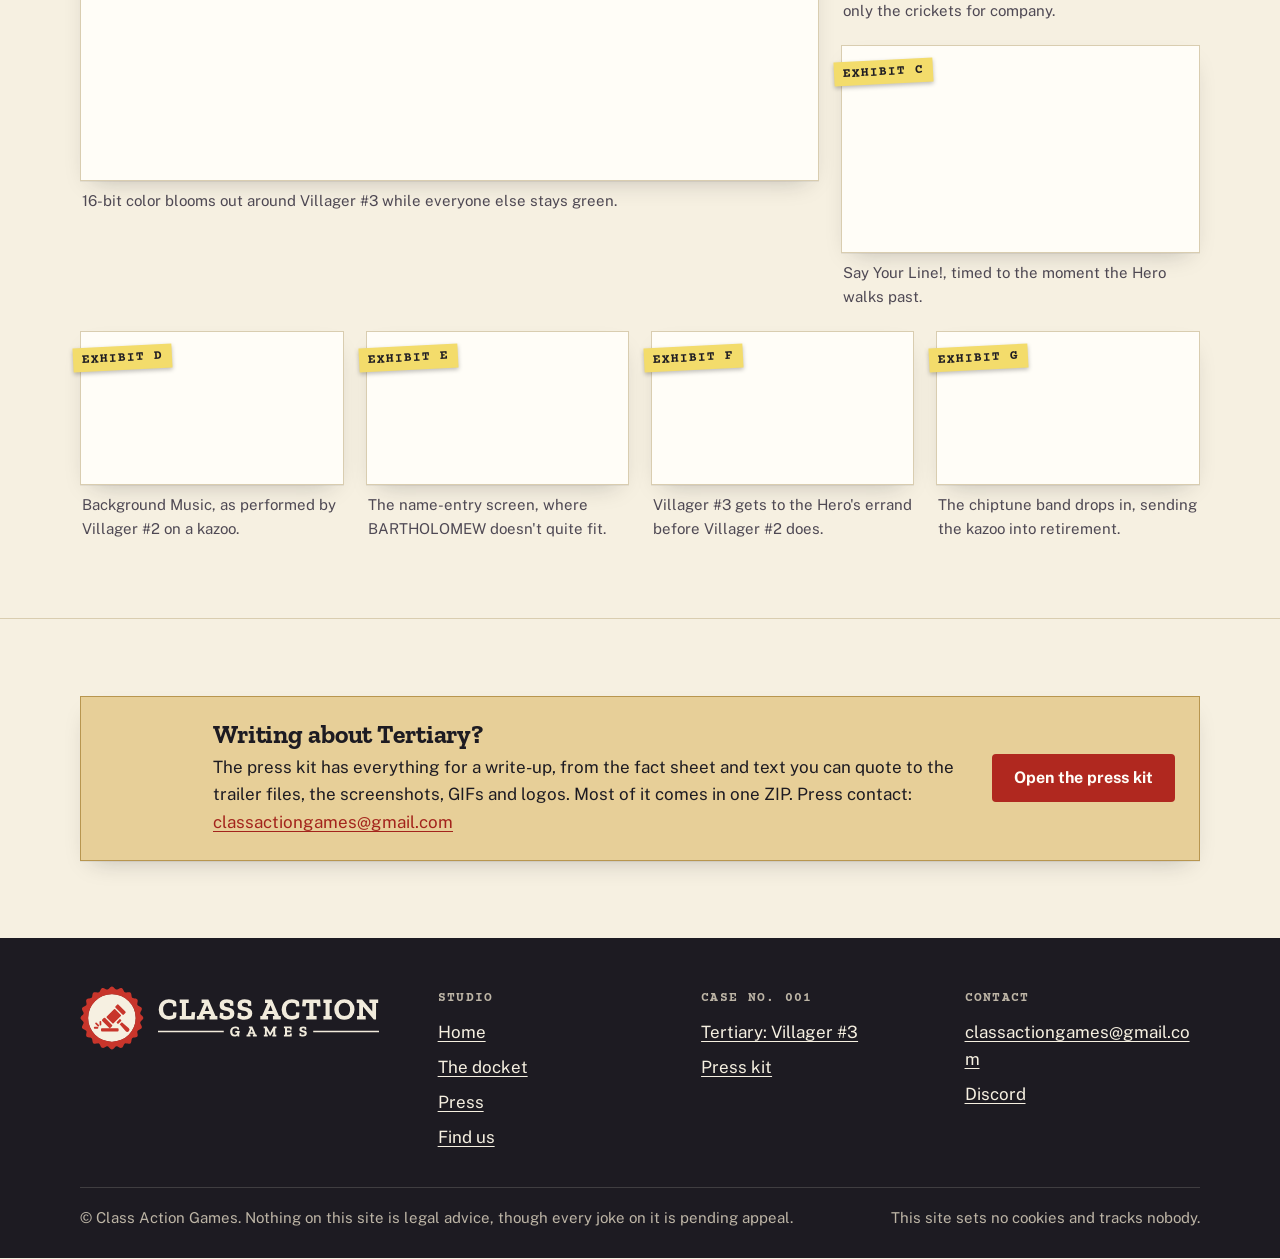
<file: tertiary/index.html>
<!doctype html>
<html lang="en">
<head>
<meta charset="utf-8">
<meta name="viewport" content="width=device-width, initial-scale=1">
<meta http-equiv="Content-Security-Policy" content="default-src &#39;self&#39;; script-src &#39;self&#39; &#39;sha256-e9spFX4khvAiAObQrX6YIk8nwWobAzymvgHO+KnD+gg=&#39;; style-src &#39;self&#39;; img-src &#39;self&#39;; media-src &#39;self&#39;; font-src &#39;self&#39;; manifest-src &#39;self&#39;; connect-src &#39;none&#39;; object-src &#39;none&#39;; frame-src &#39;none&#39;; base-uri &#39;none&#39;; form-action &#39;none&#39;">
<meta name="referrer" content="strict-origin-when-cross-origin">
<title>Tertiary: Villager #3 | Class Action Games</title>
<meta name="description" content="You&#39;re the NPC by the well in someone else&#39;s RPG, buying upgrades for yourself and the game around you until the Hero finally notices you. Active comedy incremental, coming to Steam.">
<link rel="canonical" href="https://classactiongames.com/tertiary/">
<meta name="theme-color" content="#f6f0e1" media="(prefers-color-scheme: light)">
<meta name="theme-color" content="#17161b" media="(prefers-color-scheme: dark)">
<meta property="og:site_name" content="Class Action Games">
<meta property="og:type" content="website">
<meta property="og:title" content="Tertiary: Villager #3">
<meta property="og:description" content="The hero gets the story but you get... the upgrades?">
<meta property="og:url" content="https://classactiongames.com/tertiary/">
<meta property="og:image" content="https://classactiongames.com/og/og-tertiary.png">
<meta property="og:image:width" content="1200">
<meta property="og:image:height" content="630">
<meta property="og:image:alt" content="Tertiary: Villager #3 key art in a manila case folder marked Case No. 001">
<meta property="og:locale" content="en_US">
<meta name="twitter:card" content="summary_large_image">
<meta name="twitter:title" content="Tertiary: Villager #3">
<meta name="twitter:description" content="The hero gets the story but you get... the upgrades?">
<meta name="twitter:image" content="https://classactiongames.com/og/og-tertiary.png">
<meta name="twitter:image:alt" content="Tertiary: Villager #3 key art in a manila case folder marked Case No. 001">
<link rel="icon" href="../favicon.ico" sizes="16x16 32x32 48x48">
<link rel="icon" href="../favicon.svg" type="image/svg+xml">
<link rel="apple-touch-icon" href="../apple-touch-icon.png">
<link rel="manifest" href="../site.webmanifest">
<link rel="preload" href="../fonts/zilla-slab-700.woff2" as="font" type="font/woff2" crossorigin>
<link rel="preload" href="../fonts/public-sans-var.woff2" as="font" type="font/woff2" crossorigin>
<link rel="stylesheet" href="../css/site.css">
<link rel="stylesheet" href="../css/games/tertiary.css">
<script>try{var t=localStorage.getItem('cag-theme');if(t==='light'||t==='dark')document.documentElement.setAttribute('data-theme',t)}catch(e){}</script>
<script src="../js/site.js" defer></script>
</head>
<body>
<a class="skip" href="#main">Skip to content</a>
<header class="site-header">
  <div class="wrap">
    <a class="brand" href="../" aria-label="Class Action Games, home">
      <img class="lk-h on-light" src="../img/logo/cag-lockup-h.svg" alt="Class Action Games" width="300" height="64">
      <img class="lk-h on-dark" src="../img/logo/cag-lockup-h-on-dark.svg" alt="Class Action Games" width="300" height="64">
      <img class="lk-c on-light" src="../img/logo/cag-lockup-compact.svg" alt="Class Action Games" width="272" height="32">
      <img class="lk-c on-dark" src="../img/logo/cag-lockup-compact-on-dark.svg" alt="Class Action Games" width="272" height="32">
    </a>
    <nav class="site-nav" aria-label="Main">
      <ul>
        <li><a href="../#games" aria-current="page">Games</a></li>
        <li><a href="../press/">Press</a></li>
        <li><a href="../#contact">Find us</a></li>
      </ul>
    </nav>
    <button class="theme-toggle" type="button" aria-label="Switch between light and dark mode" hidden><svg viewBox="0 0 20 20" aria-hidden="true" focusable="false" class="moon"><path d="M15.5 12.6A6.5 6.5 0 0 1 7.4 4.5a6.5 6.5 0 1 0 8.1 8.1Z" fill="none" stroke="currentColor" stroke-width="2" stroke-linejoin="round"/></svg><svg viewBox="0 0 20 20" aria-hidden="true" focusable="false" class="sun"><circle cx="10" cy="10" r="3.6" fill="none" stroke="currentColor" stroke-width="2"/><path d="M10 1.8v2.2M10 16v2.2M1.8 10H4M16 10h2.2M4.2 4.2l1.6 1.6M14.2 14.2l1.6 1.6M4.2 15.8l1.6-1.6M14.2 5.8l1.6-1.6" stroke="currentColor" stroke-width="2" stroke-linecap="round"/></svg></button>
  </div>
</header>
<div class="docket">
  <div class="wrap">
    <nav aria-label="Breadcrumb"><span><a href="../#games">The docket</a> &rsaquo; <b aria-current="page">Case No. 001</b></span></nav>
    <span>Status: Coming to Steam</span>
    <span>Exhibits: 7 screenshots, 2 videos</span>
  </div>
</div>

<main id="main" class="game-zone" data-game="tertiary">
  <section class="case-hero">
    <div class="wrap">
      <div class="case-file">
        <span class="folder-tab">Case No. 001 &middot; Key art</span>
        <div class="keyart">
          <img class="bg" src="../tertiary/media/key-art/library_hero_3840x1240.png" alt="Mossbrook in four shades of Game Boy green, except for a circle of full color around Villager #3, who waves by the well while the Hero stands beside him with his back turned." width="3840" height="1240">
          <img class="logo" src="../tertiary/media/logo/tertiary-logo-1280x644.png" alt="Tertiary: Villager #3" width="1280" height="644">
        </div>
      </div>

      <div class="case-intro">
        <div>
          <h1>Tertiary: Villager #3</h1>
          <p class="tagline">The hero gets the story but you get... the upgrades?</p>
          <p class="short">An active comedy incremental about the NPC by the well. Every time the Hero walks past you earn Screen Time to spend on yourself and on the game you&#39;re stuck in, from a second line of dialogue and Legs (beta) to 16-bit color and a kazoo. The hero gets the story but you get... the upgrades?</p>
          <div class="btns">
            <button class="btn" type="button" disabled>Wishlist on Steam: <span class="soon">coming soon</span></button>
            <a class="btn" href="https://discord.gg/4bkDfHh6E2">Join the Discord</a>
          </div>
          <p class="btn-note">A free demo with all of Act 1 is on the way. The Steam page is coming soon; the Discord hears first.</p>
        </div>
        <aside class="facts-card" aria-label="Quick facts">
          <dl>
            <dt>Genre</dt><dd>Active comedy incremental</dd>
            <dt>Platform</dt><dd>Windows (Steam); Steam Deck support planned</dd>
            <dt>Demo</dt><dd>All of Act 1, free (coming soon)</dd>
            <dt>Full game</dt><dd>Three acts, then New Game+</dd>
            <dt>Input</dt><dd>Mouse, keyboard or controller</dd>
            <dt>Languages</dt><dd>9, including English</dd>
            <dt>Release</dt><dd>To be announced</dd>
          </dl>
        </aside>
      </div>
    </div>
  </section>

  <section class="section" id="trailer" aria-labelledby="trailer-h">
    <div class="wrap">
      <div class="section-head">
        <div>
          <span class="eyebrow">Exhibit T</span>
          <h2 id="trailer-h">Trailer</h2>
        </div>
        <p>Captured from the game itself, with its own sound and sound captions on.</p>
      </div>
      <div class="case-file">
        <span class="folder-tab">Exhibit T &middot; Trailer</span>
        <div class="stage media-row">
          <div>
            <video class="player" controls playsinline preload="none" poster="../tertiary/media/video/tertiary-trailer-poster.png" width="1920" height="1080">
              <source src="../tertiary/media/video/tertiary-trailer.webm" type="video/webm">
              <source src="../tertiary/media/video/tertiary-trailer.mp4" type="video/mp4">
              <a href="../tertiary/media/video/tertiary-trailer.mp4">Download the video (MP4)</a>
            </video>
            <p class="vid-meta">Trailer &middot; 1:27 &middot; with sound captions</p>
            <p class="vid-files"><span class="file-links"><a href="../tertiary/media/video/tertiary-trailer.mp4" download>MP4 <span class="sz">4.9 MB</span></a><a href="../tertiary/media/video/tertiary-trailer.webm" download>WebM <span class="sz">4.7 MB</span></a></span></p>
          </div>
          <ul class="cuts">
            <li>
              <img src="../tertiary/media/video/tertiary-short-9x16-poster.png" alt="" width="1080" height="1920" loading="lazy">
              <span><b>Short</b><span class="muted">0:19 &middot; 9:16, for phones</span><span class="file-links"><a href="../tertiary/media/video/tertiary-short-9x16.mp4" download>MP4 <span class="sz">1.7 MB</span></a><a href="../tertiary/media/video/tertiary-short-9x16.webm" download>WebM <span class="sz">1.6 MB</span></a></span></span>
            </li>
            <li>
              <img src="../tertiary/media/clips/gif1-bloom.png" alt="" width="1170" height="660" loading="lazy">
              <span><b><a href="../tertiary/press/#videos">All videos and GIFs</a></b><span class="muted">In the press kit</span></span>
            </li>
          </ul>
        </div>
      </div>
    </div>
  </section>

  <section class="section" aria-labelledby="about-h">
    <div class="wrap">
      <div class="section-head">
        <div>
          <span class="eyebrow">Statement of facts</span>
          <h2 id="about-h">About the game</h2>
        </div>
      </div>
      <div class="about">
        <div class="block">
          
          <p>You are Villager #3. You stand by the well in Mossbrook and say one line, &quot;Welcome to Mossbrook!&quot;, to whoever walks past. You have no legs and no name, and all four of your colors are green. There isn&#39;t any music, either. Lance Valorheart, the Hero, keeps passing through on his way to the real adventure. He has never once looked at you.</p>
          <p>Every time he walks past you earn Screen Time. Everything below is something to spend it on.</p>
          <h3>Upgrade yourself</h3>
          <p>Start with a second line of dialogue (&quot;Doubles your vocabulary.&quot;) and work up to Legs (beta), which comes with the note &quot;Known issues: all of them.&quot; Along the way there&#39;s a walking animation, a hat, a wooden spoon (ATK +1) and a name of up to 8 letters, because memory is expensive. Eventually you can afford a tragic backstory, complete with sepia and a piano.</p>
        </div>
        <figure class="clip-card">
          <div class="clip-media">
            <video class="clip-video" muted loop playsinline controls preload="none" poster="../tertiary/media/clips/gif2-legs-beta.png" width="1170" height="660" aria-label="Clip: Villager #3 gets Legs (beta) and slides like a chess piece, then learns to walk.">
              <source src="../tertiary/media/clips/gif2-legs-beta.webm" type="video/webm">
              <source src="../tertiary/media/clips/gif2-legs-beta.mp4" type="video/mp4">
              <a href="../tertiary/media/clips/gif2-legs-beta.mp4">Download the clip (MP4)</a>
            </video>
            <button class="clip-toggle" type="button" hidden><svg viewBox="0 0 20 20" aria-hidden="true" focusable="false" class="i-pause"><path d="M5.5 4h3v12h-3zM11.5 4h3v12h-3z" fill="currentColor"/></svg><svg viewBox="0 0 20 20" aria-hidden="true" focusable="false" class="i-play"><path d="M6 4l10 6-10 6z" fill="currentColor"/></svg><span class="t">Pause</span><span class="sr-only"> the clip: Legs (beta)</span></button>
          </div>
          <figcaption>Legs (beta), which ship with the note &quot;Known issues: all of them.&quot;</figcaption>
        </figure>
        <figure class="clip-card">
          <div class="clip-media">
            <video class="clip-video" muted loop playsinline controls preload="none" poster="../tertiary/media/clips/gif1-bloom.png" width="1170" height="660" aria-label="Clip: 16-bit color ripples out from Villager #3 while the Hero walks through it, still green.">
              <source src="../tertiary/media/clips/gif1-bloom.webm" type="video/webm">
              <source src="../tertiary/media/clips/gif1-bloom.mp4" type="video/mp4">
              <a href="../tertiary/media/clips/gif1-bloom.mp4">Download the clip (MP4)</a>
            </video>
            <button class="clip-toggle" type="button" hidden><svg viewBox="0 0 20 20" aria-hidden="true" focusable="false" class="i-pause"><path d="M5.5 4h3v12h-3zM11.5 4h3v12h-3z" fill="currentColor"/></svg><svg viewBox="0 0 20 20" aria-hidden="true" focusable="false" class="i-play"><path d="M6 4l10 6-10 6z" fill="currentColor"/></svg><span class="t">Pause</span><span class="sr-only"> the clip: The Bloom</span></button>
          </div>
          <figcaption>The Hero walks straight through the 16-bit color and comes out the other side still green.</figcaption>
        </figure>
        <div class="block">
          <h3>Upgrade the game you&#39;re stuck in</h3>
          <p>Retiring the Beep plays every sound effect you ever missed, all at once. A real font flips the crude lettering over one letter at a time. You can even pour blue into the menu windows. The big one is 16-bit color, spreading out from you across the town while the Hero stays stubbornly monochrome. (He&#39;s dry-clean only.)</p>
        </div>
        <div class="block">
          <h3>Upgrade the soundtrack</h3>
          <p>Mossbrook has no music, and everyone has noticed, the crickets included. When you buy Background Music, Villager #2 volunteers with a kazoo. Upgrade it again and a real chiptune band drops in on beat one.</p>
        </div>
        <figure class="clip-card">
          <div class="clip-media">
            <video class="clip-video" muted loop playsinline controls preload="none" poster="../tertiary/media/clips/gif4-kazoo-drop.png" width="1170" height="660" aria-label="Clip: Villager #2 plays the kazoo, then the chiptune band drops in on beat one.">
              <source src="../tertiary/media/clips/gif4-kazoo-drop.webm" type="video/webm">
              <source src="../tertiary/media/clips/gif4-kazoo-drop.mp4" type="video/mp4">
              <a href="../tertiary/media/clips/gif4-kazoo-drop.mp4">Download the clip (MP4)</a>
            </video>
            <button class="clip-toggle" type="button" hidden><svg viewBox="0 0 20 20" aria-hidden="true" focusable="false" class="i-pause"><path d="M5.5 4h3v12h-3zM11.5 4h3v12h-3z" fill="currentColor"/></svg><svg viewBox="0 0 20 20" aria-hidden="true" focusable="false" class="i-play"><path d="M6 4l10 6-10 6z" fill="currentColor"/></svg><span class="t">Pause</span><span class="sr-only"> the clip: The Drop</span></button>
          </div>
          <figcaption>Background Music starts as one kazoo before the band arrives.</figcaption>
        </figure>
        <figure class="clip-card">
          <div class="clip-media">
            <video class="clip-video" muted loop playsinline controls preload="none" poster="../tertiary/media/clips/gif5-say-your-line.png" width="1170" height="660" aria-label="Clip: Two rings close in on a gold target, the ratings go PERFECT, PERFECT, DOUBLE PERFECT, and the streak climbs.">
              <source src="../tertiary/media/clips/gif5-say-your-line.webm" type="video/webm">
              <source src="../tertiary/media/clips/gif5-say-your-line.mp4" type="video/mp4">
              <a href="../tertiary/media/clips/gif5-say-your-line.mp4">Download the clip (MP4)</a>
            </video>
            <button class="clip-toggle" type="button" hidden><svg viewBox="0 0 20 20" aria-hidden="true" focusable="false" class="i-pause"><path d="M5.5 4h3v12h-3zM11.5 4h3v12h-3z" fill="currentColor"/></svg><svg viewBox="0 0 20 20" aria-hidden="true" focusable="false" class="i-play"><path d="M6 4l10 6-10 6z" fill="currentColor"/></svg><span class="t">Pause</span><span class="sr-only"> the clip: Say Your Line!</span></button>
          </div>
          <figcaption>A run of Say Your Line! that ends on a DOUBLE PERFECT.</figcaption>
        </figure>
        <div class="block">
          <h3>Get noticed</h3>
          <ul class="feature-list"><li>Say your line at exactly the right moment as the Hero walks past.</li><li>Photobomb his cutscenes.</li><li>Once you have legs, beat Villager #2 to the Hero&#39;s errands.</li><li>Catch Gerald, Chicken #3, who has noticed you all along.</li></ul>
          <p>The whole town has an opinion about every purchase. Villager #2 mostly answers with knock-offs of his own (&quot;15-Bit Color.&quot;).</p>
        </div>
      </div>
    </div>
  </section>

  <section class="section" aria-labelledby="features-h">
    <div class="wrap">
      <div class="about">
        <div>
          <span class="eyebrow">Findings</span>
          <h2 id="features-h">Features</h2>
          <ul class="feature-list">
            <li>Nearly every upgrade changes something you can see or hear, usually with a joke attached.</li>
            <li>16-bit JRPG pixel art that starts out in four shades of Game Boy green and has to earn every other color.</li>
            <li>An original chiptune soundtrack that grows from silence, by way of a kazoo, into a 16-bit orchestra. It uses no licensed music, so it&#39;s safe to stream and monetize.</li>
            <li>It&#39;s active without being frantic. Waving means holding a button, not hammering it, while the timing mini-games come with Relaxed and Auto assists. Some progress even carries on while you&#39;re away.</li>
            <li>Any reveal can be skipped after half a second and watched again later in the Upgrade Museum.</li>
            <li>Plays with mouse and keyboard or a controller.</li>
            <li>Three acts, with New Game+ after the credits.</li>
          </ul>
        </div>
        <figure class="clip-card">
          <div class="clip-media">
            <video class="clip-video" muted loop playsinline controls preload="none" poster="../tertiary/media/clips/extra-be-a-wall.png" width="1170" height="660" aria-label="Clip: The Hero, from behind, marches with his map over his head and bumps into Villager #3, with A GOOD WALL on screen and the Hero saying Pardon me, lamppost!">
              <source src="../tertiary/media/clips/extra-be-a-wall.webm" type="video/webm">
              <source src="../tertiary/media/clips/extra-be-a-wall.mp4" type="video/mp4">
              <a href="../tertiary/media/clips/extra-be-a-wall.mp4">Download the clip (MP4)</a>
            </video>
            <button class="clip-toggle" type="button" hidden><svg viewBox="0 0 20 20" aria-hidden="true" focusable="false" class="i-pause"><path d="M5.5 4h3v12h-3zM11.5 4h3v12h-3z" fill="currentColor"/></svg><svg viewBox="0 0 20 20" aria-hidden="true" focusable="false" class="i-play"><path d="M6 4l10 6-10 6z" fill="currentColor"/></svg><span class="t">Pause</span><span class="sr-only"> the clip: Be a Wall</span></button>
          </div>
          <figcaption>The Hero marches along behind his map and walks straight into Villager #3, who makes a very good wall.</figcaption>
        </figure>
      </div>
    </div>
  </section>

  <section class="section" aria-labelledby="shots-h">
    <div class="wrap">
      <div class="section-head">
        <div>
          <span class="eyebrow">Exhibits A&ndash;G</span>
          <h2 id="shots-h">Screenshots</h2>
        </div>
        <p>Every exhibit is a real gameplay screenshot at 1920&times;1080 and opens at full size.</p>
      </div>
      <div class="exhibits">
        <figure class="exhibit big">
          <a href="../tertiary/media/screenshots/01-mockup-moment.png"><span class="tag">Exhibit A</span>
            <img src="../tertiary/media/screenshots/01-mockup-moment.png" alt="16-bit color has just bloomed around Villager #3 by the well, while the rest of Mossbrook and the Hero, seen from behind, stay Game Boy green. The shop is open and a banner reads UPGRADE GET! 16-Bit Color." width="1920" height="1080" loading="lazy"></a>
          <figcaption>16-bit color blooms out around Villager #3 while everyone else stays green.</figcaption>
        </figure>
        <figure class="exhibit">
          <a href="../tertiary/media/screenshots/02-before-green.png"><span class="tag">Exhibit B</span>
            <img src="../tertiary/media/screenshots/02-before-green.png" alt="The opening, with Mossbrook in four shades of green and crude lettering. Villager #3 says WELCOME TO MOSSBROOK! and the caption reads [crickets]." width="1920" height="1080" loading="lazy"></a>
          <figcaption>Where it all starts, in four shades of green with only the crickets for company.</figcaption>
        </figure>
        <figure class="exhibit">
          <a href="../tertiary/media/screenshots/04-say-your-line.png"><span class="tag">Exhibit C</span>
            <img src="../tertiary/media/screenshots/04-say-your-line.png" alt="Say Your Line!, with two rings closing in on a gold target around Villager #3, beside the Hero seen from behind. It reads PERFECT! with a streak of 4." width="1920" height="1080" loading="lazy"></a>
          <figcaption>Say Your Line!, timed to the moment the Hero walks past.</figcaption>
        </figure>
        <figure class="exhibit quarter">
          <a href="../tertiary/media/screenshots/03-kazoo.png"><span class="tag">Exhibit D</span>
            <img src="../tertiary/media/screenshots/03-kazoo.png" alt="Villager #2 plays a kazoo inside the circle of color, with music notes and the caption [a kazoo, badly]." width="1920" height="1080" loading="lazy"></a>
          <figcaption>Background Music, as performed by Villager #2 on a kazoo.</figcaption>
        </figure>
        <figure class="exhibit quarter">
          <a href="../tertiary/media/screenshots/05-name-entry.png"><span class="tag">Exhibit E</span>
            <img src="../tertiary/media/screenshots/05-name-entry.png" alt="A JRPG name-entry screen asking WHAT IS YOUR NAME? The name BARTHOLOMEW has been cut to BARTHOLO by the 8-letter limit." width="1920" height="1080" loading="lazy"></a>
          <figcaption>The name-entry screen, where BARTHOLOMEW doesn&#39;t quite fit.</figcaption>
        </figure>
        <figure class="exhibit quarter">
          <a href="../tertiary/media/screenshots/07-fetch-errand.png"><span class="tag">Exhibit F</span>
            <img src="../tertiary/media/screenshots/07-fetch-errand.png" alt="Villager #3 holds up an ether he fetched before Villager #2, who says Hmph." width="1920" height="1080" loading="lazy"></a>
          <figcaption>Villager #3 gets to the Hero&#39;s errand before Villager #2 does.</figcaption>
        </figure>
        <figure class="exhibit quarter">
          <a href="../tertiary/media/screenshots/08-chiptune-band.png"><span class="tag">Exhibit G</span>
            <img src="../tertiary/media/screenshots/08-chiptune-band.png" alt="Mossbrook in full color as the chiptune band drops in. Villager #2 lowers his kazoo and says I&#39;ll just hold onto this kazoo, then." width="1920" height="1080" loading="lazy"></a>
          <figcaption>The chiptune band drops in, sending the kazoo into retirement.</figcaption>
        </figure>
      </div>
    </div>
  </section>

  <section class="section" aria-labelledby="press-h">
    <div class="wrap">
      <div class="press-callout">
        <img class="only-light" src="../img/logo/cag-mark.svg" alt="" width="84" height="84" loading="lazy">
        <img class="only-dark" src="../img/logo/cag-mark-on-dark.svg" alt="" width="84" height="84" loading="lazy">
        <div>
          <h2 id="press-h">Writing about Tertiary?</h2>
          <p>The press kit has everything for a write-up, from the fact sheet and text you can quote to the trailer files, the screenshots, GIFs and logos. Most of it comes in one ZIP. Press contact: <a href="mailto:classactiongames@gmail.com">classactiongames@gmail.com</a></p>
        </div>
        <a class="btn primary" href="../tertiary/press/">Open the press kit</a>
      </div>
    </div>
  </section>
</main>
<footer class="site-footer">
  <div class="wrap">
    <div class="cols">
      <div>
        <img class="foot-lockup" src="../img/logo/cag-lockup-h-on-dark.svg" alt="Class Action Games" width="300" height="64" loading="lazy">
      </div>
      <nav aria-label="Studio">
        <h2>Studio</h2>
        <ul>
          <li><a href="../">Home</a></li>
          <li><a href="../#games">The docket</a></li>
          <li><a href="../press/">Press</a></li>
          <li><a href="../#contact">Find us</a></li>
        </ul>
      </nav>
      <nav aria-label="Case No. 001">
        <h2>Case No. 001</h2>
        <ul>
          <li><a href="../tertiary/">Tertiary: Villager #3</a></li>
          <li><a href="../tertiary/press/">Press kit</a></li>
        </ul>
      </nav>
      <div>
        <h2>Contact</h2>
        <ul>
          <li><a href="mailto:classactiongames@gmail.com">classactiongames@gmail.com</a></li>
          <li><a href="https://discord.gg/4bkDfHh6E2">Discord</a></li>
        </ul>
      </div>
    </div>
    <div class="fine">
      <p>&copy; Class Action Games. Nothing on this site is legal advice, though every joke on it is pending appeal.</p>
      <p>This site sets no cookies and tracks nobody.</p>
    </div>
  </div>
</footer>
</body>
</html>
</file>
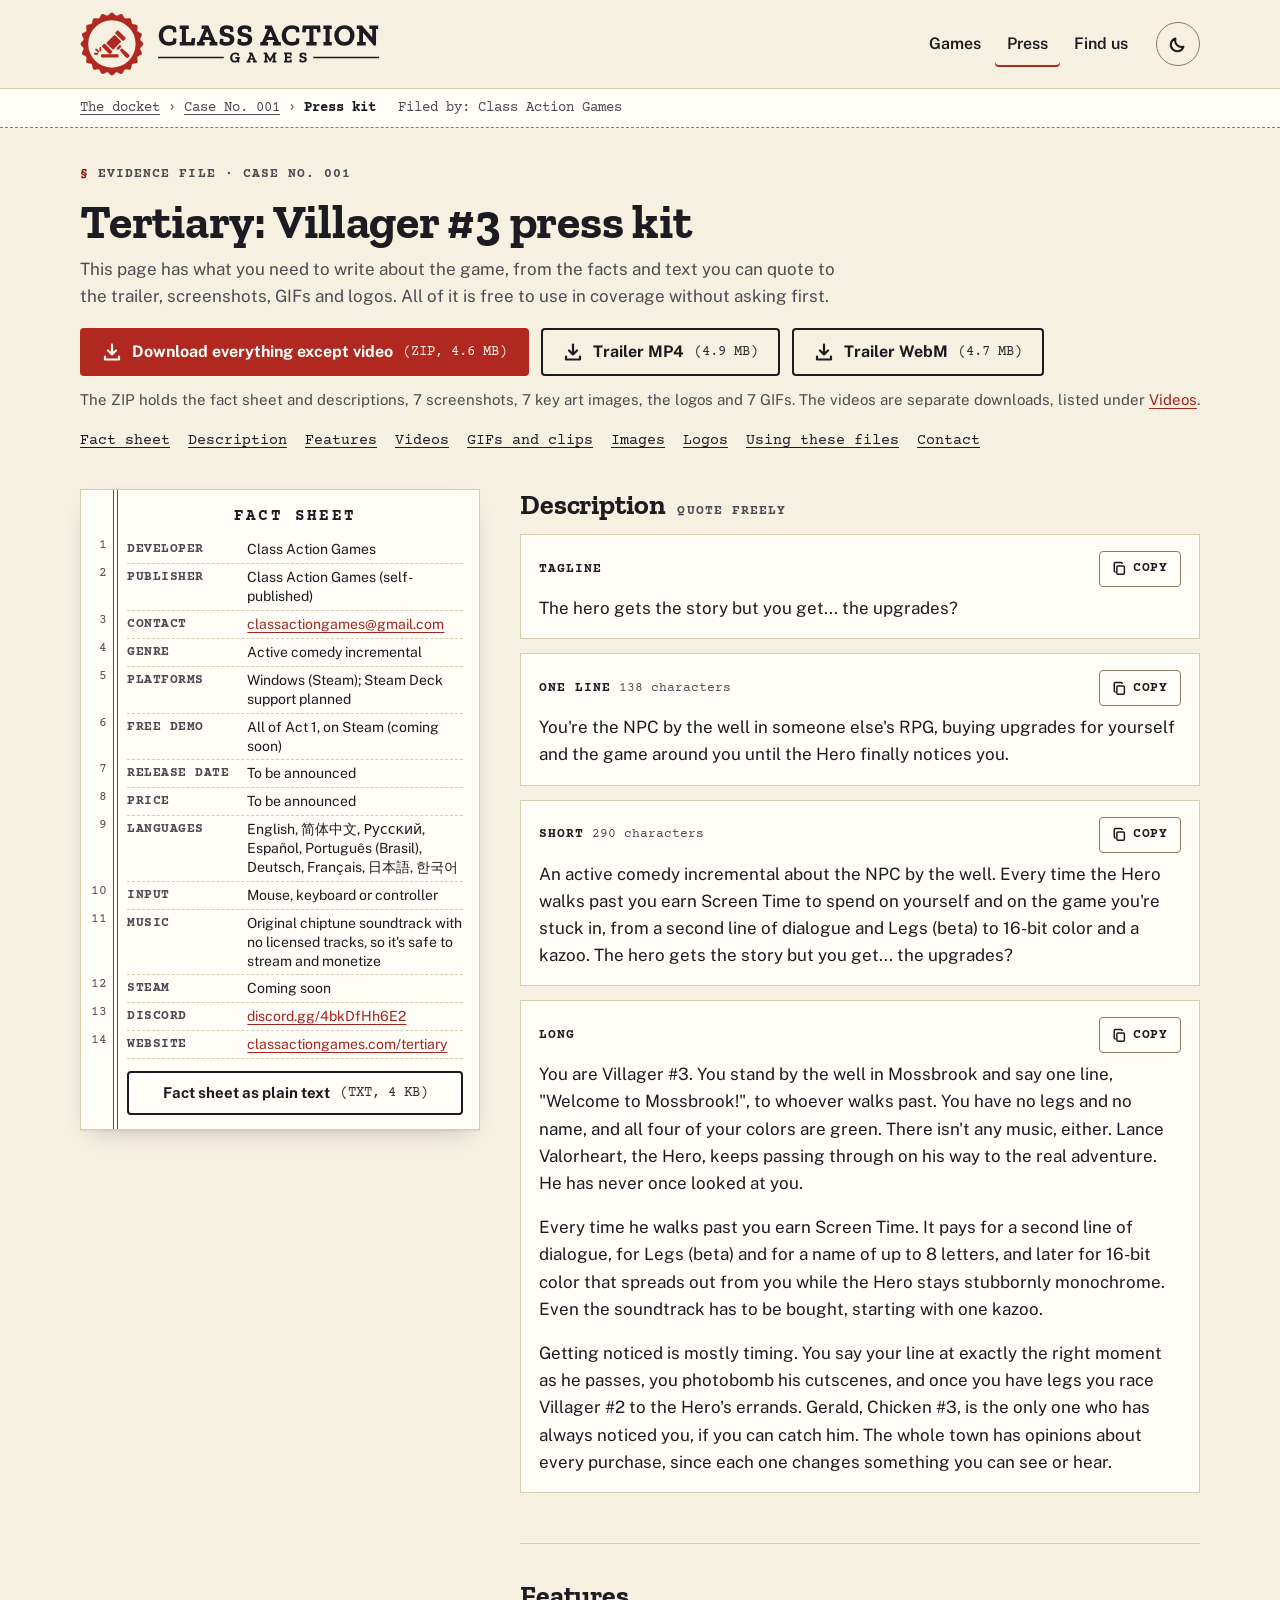
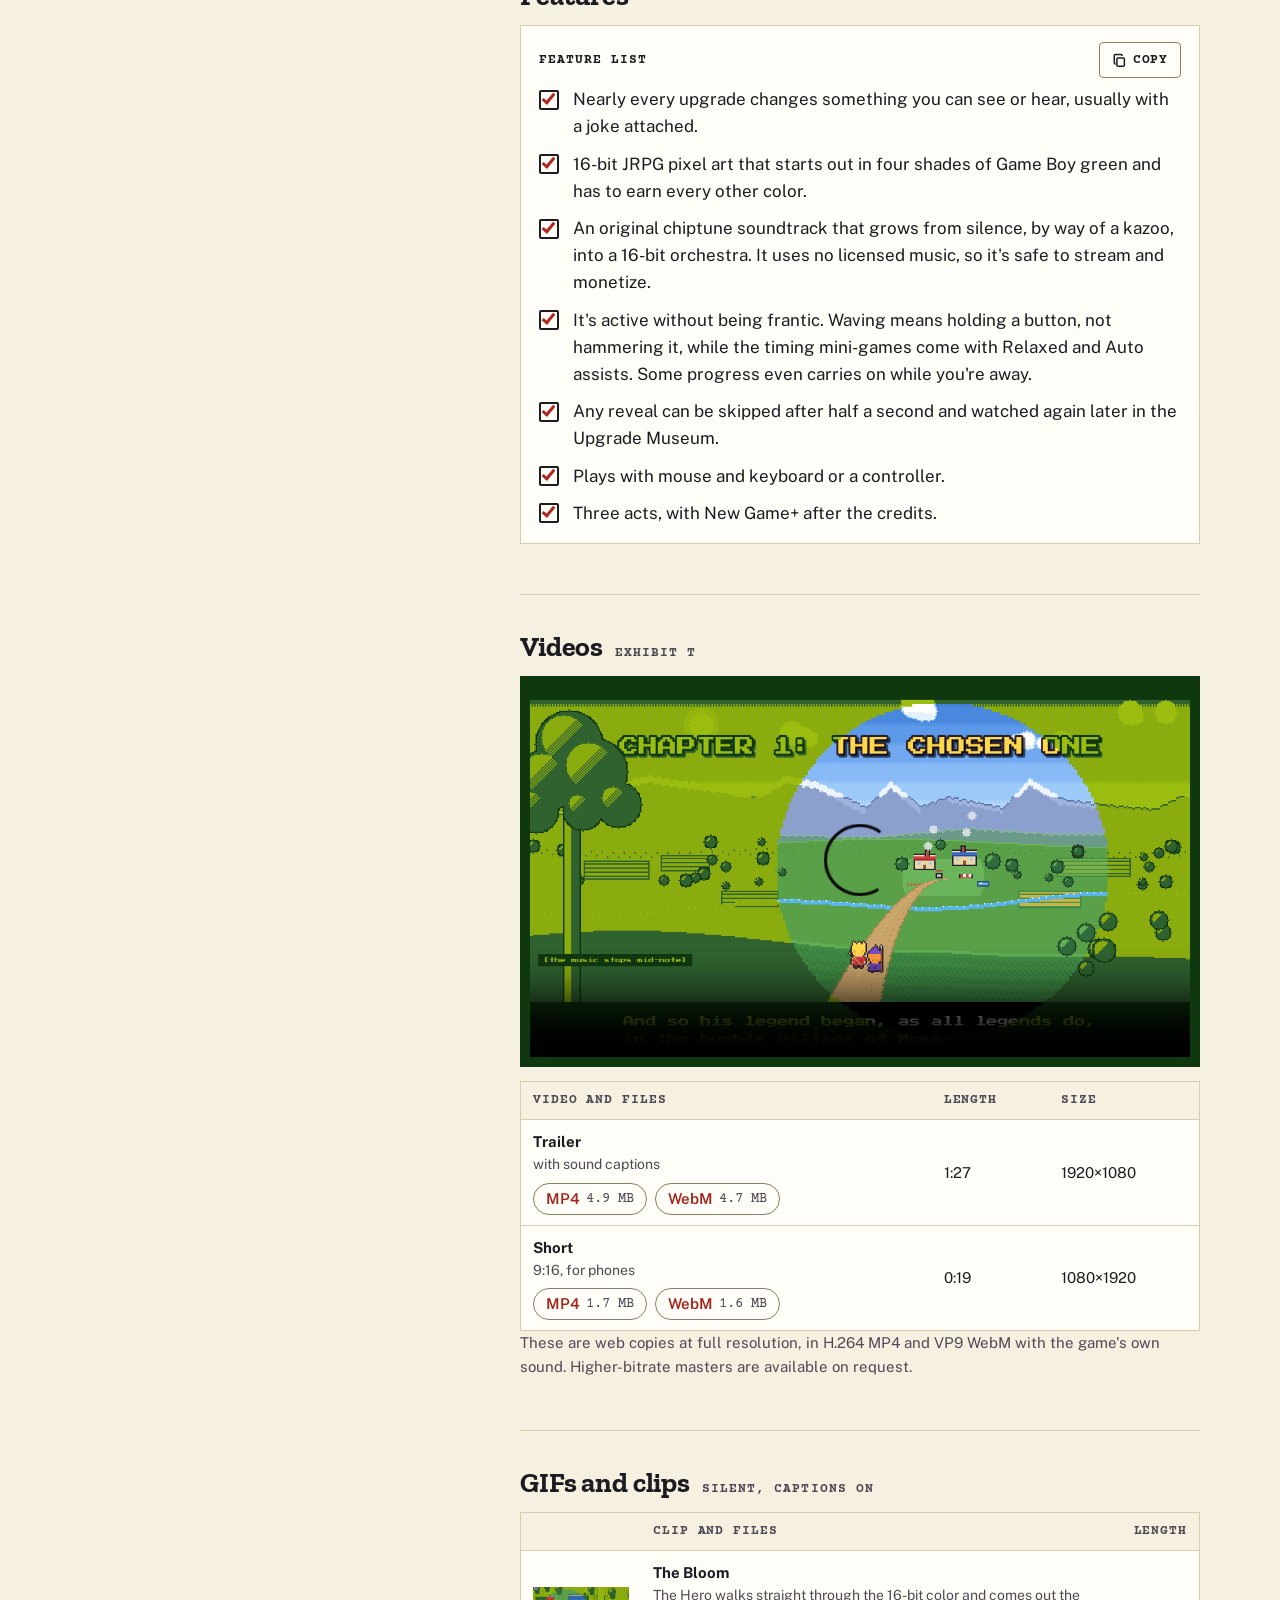
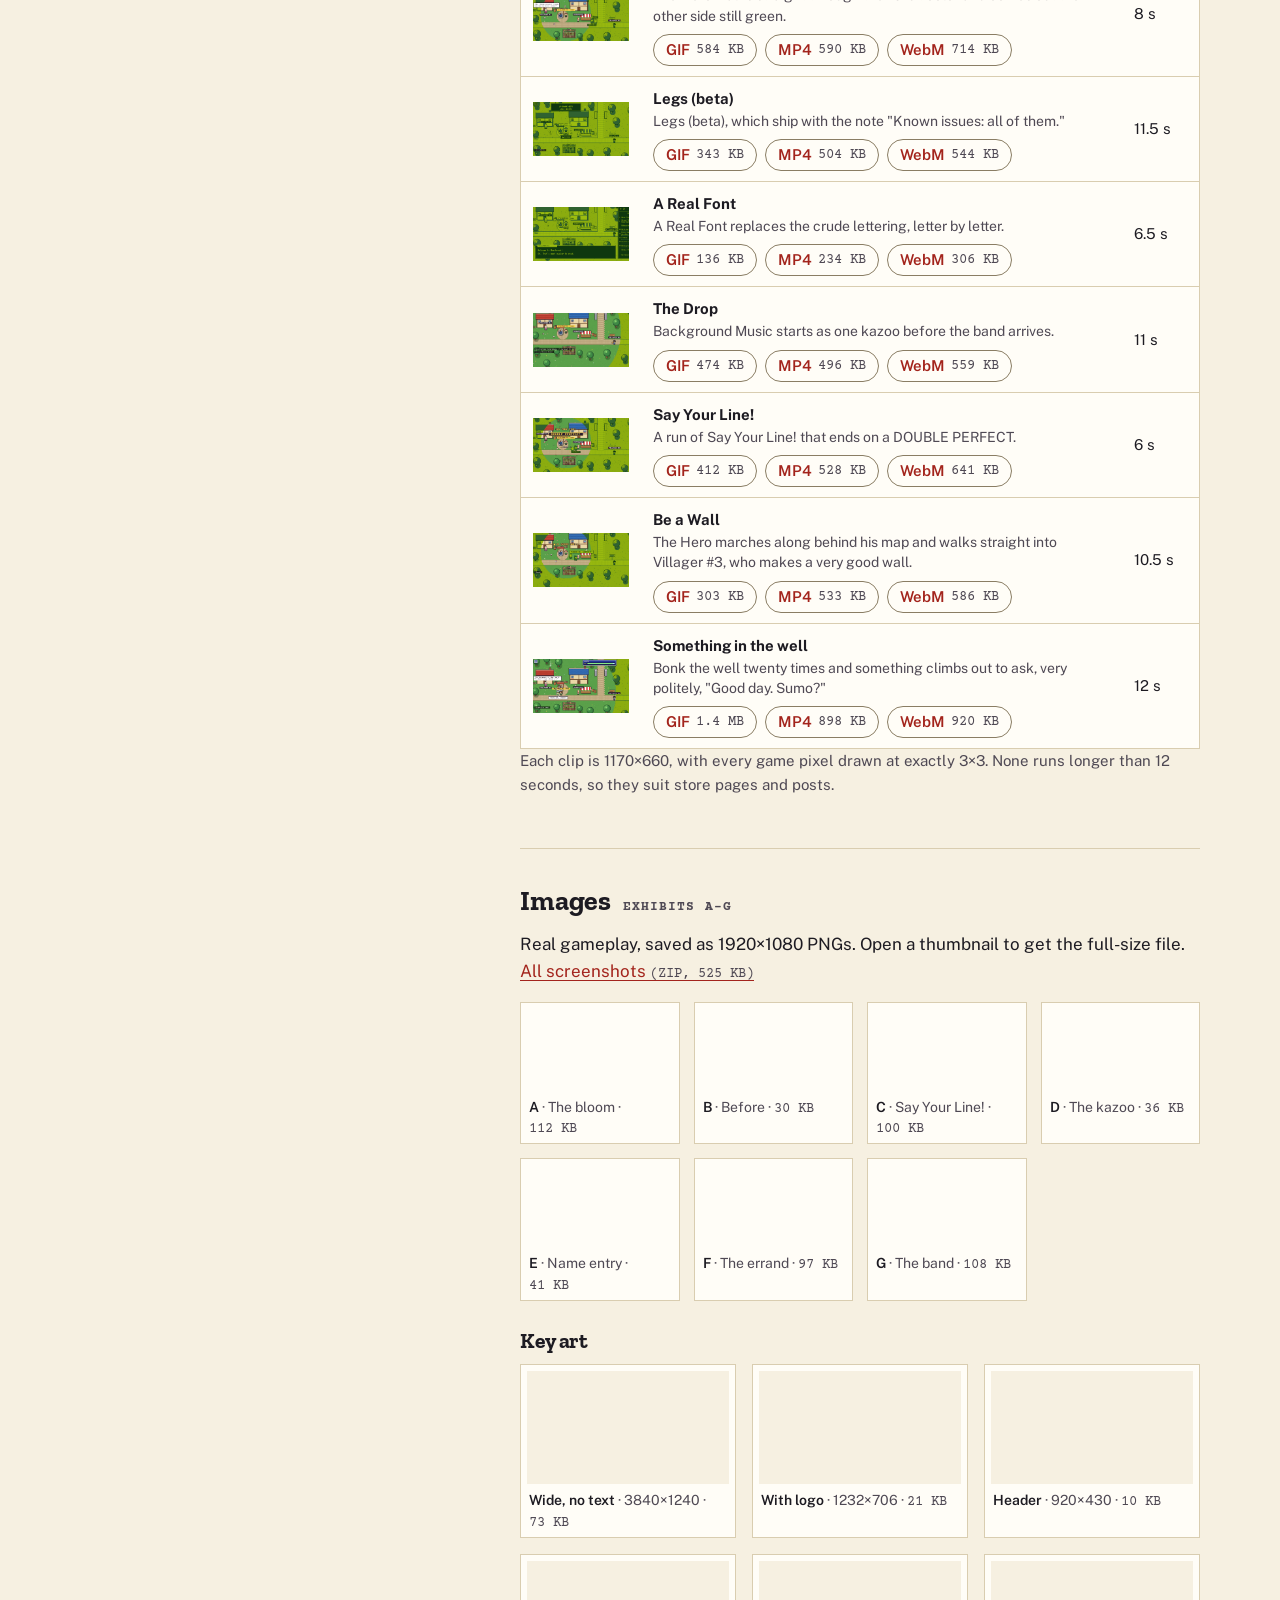
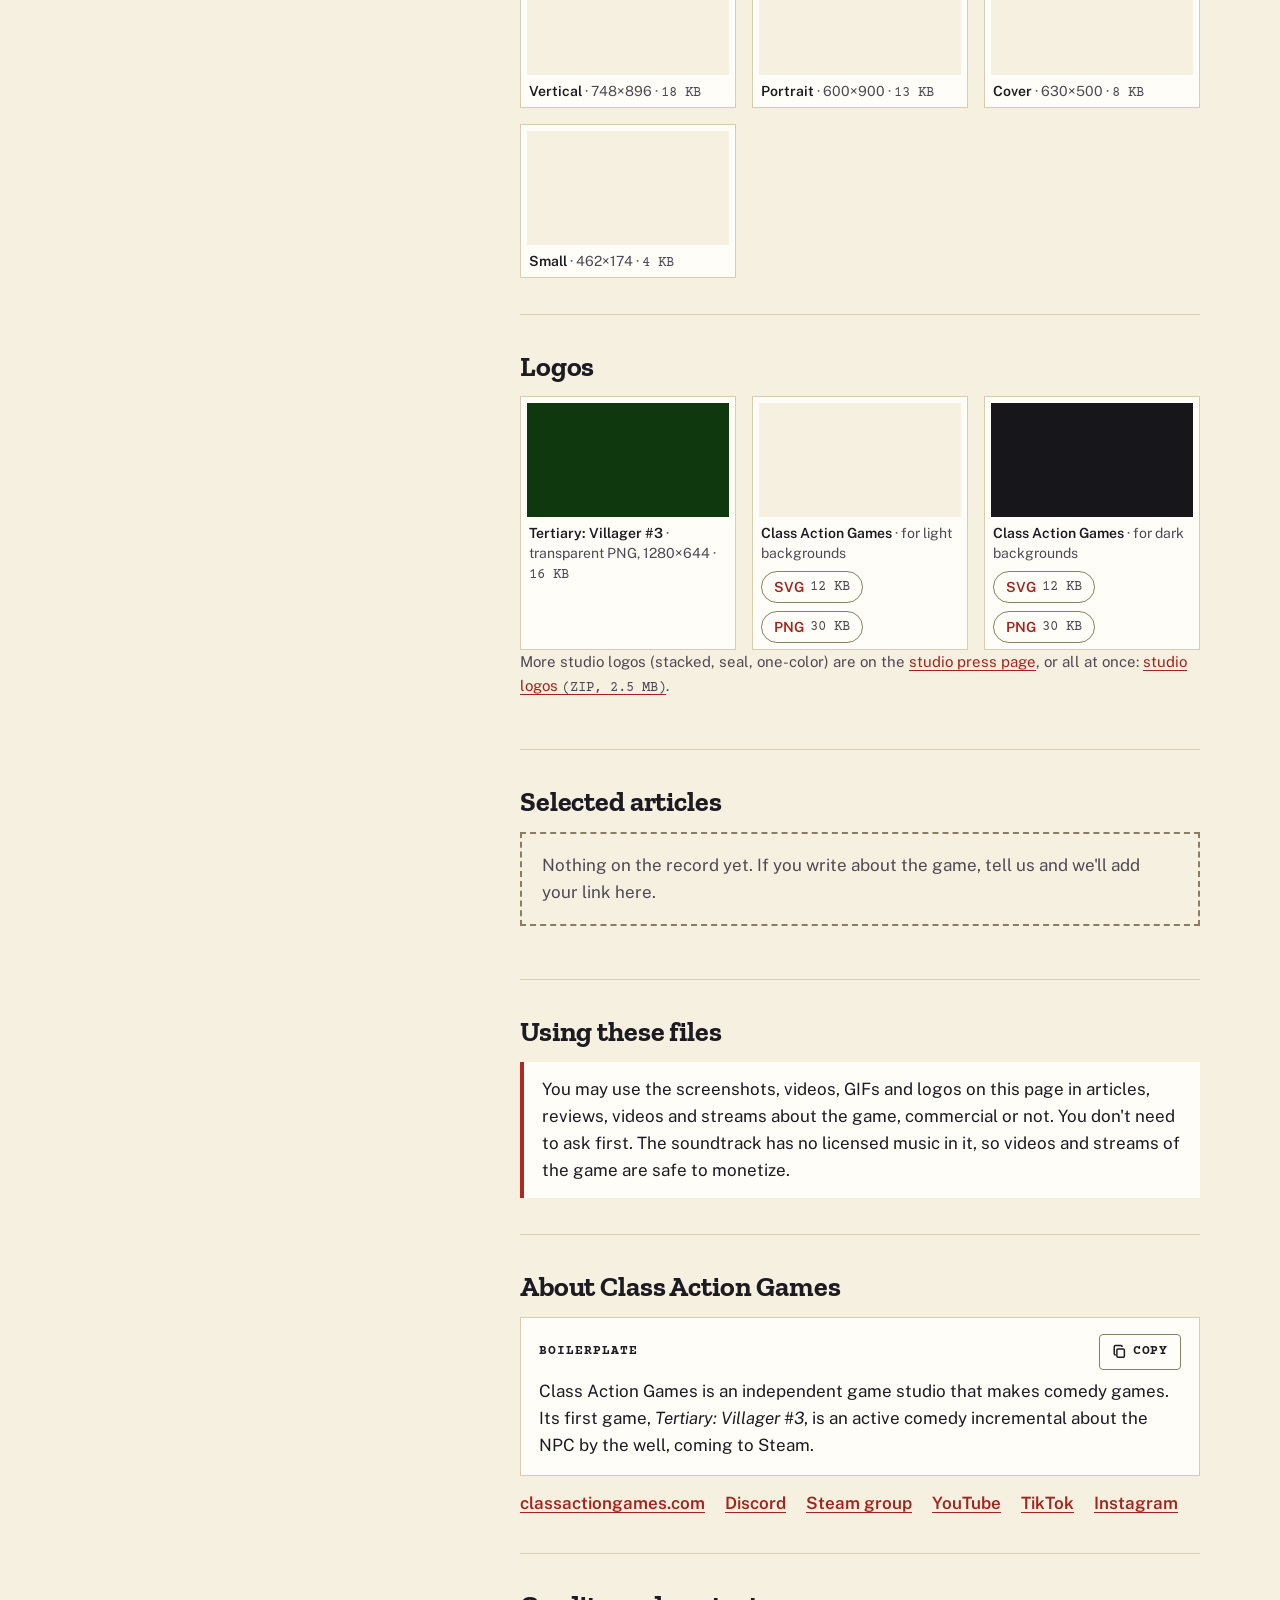
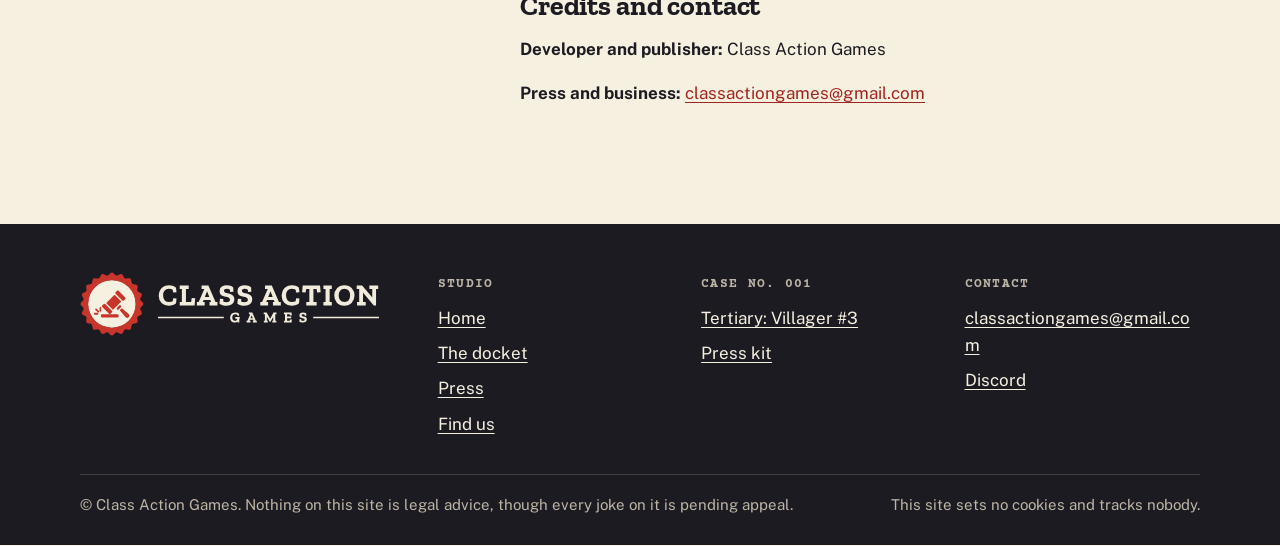
<file: tertiary/press/index.html>
<!doctype html>
<html lang="en">
<head>
<meta charset="utf-8">
<meta name="viewport" content="width=device-width, initial-scale=1">
<meta http-equiv="Content-Security-Policy" content="default-src &#39;self&#39;; script-src &#39;self&#39; &#39;sha256-e9spFX4khvAiAObQrX6YIk8nwWobAzymvgHO+KnD+gg=&#39;; style-src &#39;self&#39;; img-src &#39;self&#39;; media-src &#39;self&#39;; font-src &#39;self&#39;; manifest-src &#39;self&#39;; connect-src &#39;none&#39;; object-src &#39;none&#39;; frame-src &#39;none&#39;; base-uri &#39;none&#39;; form-action &#39;none&#39;">
<meta name="referrer" content="strict-origin-when-cross-origin">
<title>Press kit: Tertiary: Villager #3 | Class Action Games</title>
<meta name="description" content="The Tertiary: Villager #3 press kit from Class Action Games: fact sheet, descriptions, trailer, screenshots, GIFs and logos.">
<link rel="canonical" href="https://classactiongames.com/tertiary/press/">
<meta name="theme-color" content="#f6f0e1" media="(prefers-color-scheme: light)">
<meta name="theme-color" content="#17161b" media="(prefers-color-scheme: dark)">
<meta property="og:site_name" content="Class Action Games">
<meta property="og:type" content="website">
<meta property="og:title" content="Tertiary: Villager #3 press kit">
<meta property="og:description" content="Fact sheet, trailer, screenshots, GIFs and logos. The hero gets the story but you get... the upgrades?">
<meta property="og:url" content="https://classactiongames.com/tertiary/press/">
<meta property="og:image" content="https://classactiongames.com/og/og-tertiary.png">
<meta property="og:image:width" content="1200">
<meta property="og:image:height" content="630">
<meta property="og:image:alt" content="Tertiary: Villager #3 key art in a manila case folder marked Case No. 001">
<meta property="og:locale" content="en_US">
<meta name="twitter:card" content="summary_large_image">
<meta name="twitter:title" content="Tertiary: Villager #3 press kit">
<meta name="twitter:description" content="Fact sheet, trailer, screenshots, GIFs and logos. The hero gets the story but you get... the upgrades?">
<meta name="twitter:image" content="https://classactiongames.com/og/og-tertiary.png">
<meta name="twitter:image:alt" content="Tertiary: Villager #3 key art in a manila case folder marked Case No. 001">
<link rel="icon" href="../../favicon.ico" sizes="16x16 32x32 48x48">
<link rel="icon" href="../../favicon.svg" type="image/svg+xml">
<link rel="apple-touch-icon" href="../../apple-touch-icon.png">
<link rel="manifest" href="../../site.webmanifest">
<link rel="preload" href="../../fonts/zilla-slab-700.woff2" as="font" type="font/woff2" crossorigin>
<link rel="preload" href="../../fonts/public-sans-var.woff2" as="font" type="font/woff2" crossorigin>
<link rel="stylesheet" href="../../css/site.css">
<link rel="stylesheet" href="../../css/games/tertiary.css">
<script>try{var t=localStorage.getItem('cag-theme');if(t==='light'||t==='dark')document.documentElement.setAttribute('data-theme',t)}catch(e){}</script>
<script src="../../js/site.js" defer></script>
</head>
<body>
<a class="skip" href="#main">Skip to content</a>
<header class="site-header">
  <div class="wrap">
    <a class="brand" href="../../" aria-label="Class Action Games, home">
      <img class="lk-h on-light" src="../../img/logo/cag-lockup-h.svg" alt="Class Action Games" width="300" height="64">
      <img class="lk-h on-dark" src="../../img/logo/cag-lockup-h-on-dark.svg" alt="Class Action Games" width="300" height="64">
      <img class="lk-c on-light" src="../../img/logo/cag-lockup-compact.svg" alt="Class Action Games" width="272" height="32">
      <img class="lk-c on-dark" src="../../img/logo/cag-lockup-compact-on-dark.svg" alt="Class Action Games" width="272" height="32">
    </a>
    <nav class="site-nav" aria-label="Main">
      <ul>
        <li><a href="../../#games">Games</a></li>
        <li><a href="../../press/" aria-current="page">Press</a></li>
        <li><a href="../../#contact">Find us</a></li>
      </ul>
    </nav>
    <button class="theme-toggle" type="button" aria-label="Switch between light and dark mode" hidden><svg viewBox="0 0 20 20" aria-hidden="true" focusable="false" class="moon"><path d="M15.5 12.6A6.5 6.5 0 0 1 7.4 4.5a6.5 6.5 0 1 0 8.1 8.1Z" fill="none" stroke="currentColor" stroke-width="2" stroke-linejoin="round"/></svg><svg viewBox="0 0 20 20" aria-hidden="true" focusable="false" class="sun"><circle cx="10" cy="10" r="3.6" fill="none" stroke="currentColor" stroke-width="2"/><path d="M10 1.8v2.2M10 16v2.2M1.8 10H4M16 10h2.2M4.2 4.2l1.6 1.6M14.2 14.2l1.6 1.6M4.2 15.8l1.6-1.6M14.2 5.8l1.6-1.6" stroke="currentColor" stroke-width="2" stroke-linecap="round"/></svg></button>
  </div>
</header>
<div class="docket">
  <div class="wrap">
    <nav aria-label="Breadcrumb"><span><a href="../../#games">The docket</a> &rsaquo; <a href="../../tertiary/">Case No. 001</a> &rsaquo; <b aria-current="page">Press kit</b></span></nav>
    <span>Filed by: Class Action Games</span>
  </div>
</div>

<main id="main" class="game-zone" data-game="tertiary">
  <section class="pk-top">
    <div class="wrap">
      <span class="eyebrow">Evidence file &middot; Case No. 001</span>
      <h1>Tertiary: Villager #3 press kit</h1>
      <p class="sub">This page has what you need to write about the game, from the facts and text you can quote to the trailer, screenshots, GIFs and logos. All of it is free to use in coverage without asking first.</p>
      <div class="pk-actions">
        <a class="btn primary" href="../../tertiary/press/tertiary-press-kit.zip" download><svg viewBox="0 0 20 20" aria-hidden="true" focusable="false"><path d="M10 2.5v10m0 0-4-4m4 4 4-4M3 14.5v3h14v-3" fill="none" stroke="currentColor" stroke-width="2.2" stroke-linecap="round" stroke-linejoin="round"/></svg>Download everything except video <span class="sz">(ZIP, 4.6 MB)</span></a>
        <a class="btn" href="../../tertiary/media/video/tertiary-trailer.mp4" download><svg viewBox="0 0 20 20" aria-hidden="true" focusable="false"><path d="M10 2.5v10m0 0-4-4m4 4 4-4M3 14.5v3h14v-3" fill="none" stroke="currentColor" stroke-width="2.2" stroke-linecap="round" stroke-linejoin="round"/></svg>Trailer MP4 <span class="sz">(4.9 MB)</span></a>
        <a class="btn" href="../../tertiary/media/video/tertiary-trailer.webm" download><svg viewBox="0 0 20 20" aria-hidden="true" focusable="false"><path d="M10 2.5v10m0 0-4-4m4 4 4-4M3 14.5v3h14v-3" fill="none" stroke="currentColor" stroke-width="2.2" stroke-linecap="round" stroke-linejoin="round"/></svg>Trailer WebM <span class="sz">(4.7 MB)</span></a>
      </div>
      <p class="note">The ZIP holds the fact sheet and descriptions, 7 screenshots, 7 key art images, the logos and 7 GIFs. The videos are separate downloads, listed under <a href="#videos">Videos</a>.</p>
      <ul class="pk-toc" aria-label="On this page">
        <li><a href="#factsheet">Fact sheet</a></li>
        <li><a href="#description">Description</a></li>
        <li><a href="#features">Features</a></li>
        <li><a href="#videos">Videos</a></li>
        <li><a href="#clips">GIFs and clips</a></li>
        <li><a href="#images">Images</a></li>
        <li><a href="#logos">Logos</a></li>
        <li><a href="#usage">Using these files</a></li>
        <li><a href="#contact">Contact</a></li>
      </ul>
    </div>
  </section>

  <div class="wrap pk-layout">
    <aside id="factsheet" aria-labelledby="fs-h">
      <div class="filing">
        <h2 id="fs-h">Fact sheet</h2>
        <dl>
          <div class="row"><dt>Developer</dt><dd>Class Action Games</dd></div>
          <div class="row"><dt>Publisher</dt><dd>Class Action Games (self-published)</dd></div>
          <div class="row"><dt>Contact</dt><dd><a href="mailto:classactiongames@gmail.com">classactiongames@gmail.com</a></dd></div>
          <div class="row"><dt>Genre</dt><dd>Active comedy incremental</dd></div>
          <div class="row"><dt>Platforms</dt><dd>Windows (Steam); Steam Deck support planned</dd></div>
          <div class="row"><dt>Free demo</dt><dd>All of Act 1, on Steam (coming soon)</dd></div>
          <div class="row"><dt>Release date</dt><dd>To be announced</dd></div>
          <div class="row"><dt>Price</dt><dd>To be announced</dd></div>
          <div class="row"><dt>Languages</dt><dd><span lang="en">English</span>, <span lang="zh-Hans">简体中文</span>, <span lang="ru">Русский</span>, <span lang="es">Español</span>, <span lang="pt-BR">Português (Brasil)</span>, <span lang="de">Deutsch</span>, <span lang="fr">Français</span>, <span lang="ja">日本語</span>, <span lang="ko">한국어</span></dd></div>
          <div class="row"><dt>Input</dt><dd>Mouse, keyboard or controller</dd></div>
          <div class="row"><dt>Music</dt><dd>Original chiptune soundtrack with no licensed tracks, so it&#39;s safe to stream and monetize</dd></div>
          <div class="row"><dt>Steam</dt><dd>Coming soon</dd></div>
          <div class="row"><dt>Discord</dt><dd><a href="https://discord.gg/4bkDfHh6E2">discord.gg/4bkDfHh6E2</a></dd></div>
          <div class="row"><dt>Website</dt><dd><a href="../../tertiary/">classactiongames.com/tertiary</a></dd></div>
        </dl>
        <a class="btn" href="../../tertiary/press/tertiary-factsheet.txt" download>Fact sheet as plain text <span class="sz">(TXT, 4 KB)</span></a>
      </div>
    </aside>

    <div class="pk-main">
      <section id="description" aria-labelledby="desc-h">
        <h2 id="desc-h">Description <span class="label">Quote freely</span></h2>
        <div class="desc">
          <div class="desc-head"><span class="label">Tagline</span><button class="copy-btn" type="button" data-copy="d-tagline" aria-label="Copy tagline" hidden><svg viewBox="0 0 20 20" aria-hidden="true" focusable="false"><rect x="6.5" y="6.5" width="10" height="11" rx="1.5" fill="none" stroke="currentColor" stroke-width="2"/><path d="M13.5 4V3.5A1.5 1.5 0 0 0 12 2H4.5A1.5 1.5 0 0 0 3 3.5V13a1.5 1.5 0 0 0 1.5 1.5H5" fill="none" stroke="currentColor" stroke-width="2"/></svg><span class="t">Copy</span></button></div>
          <div class="desc-body" id="d-tagline"><p>The hero gets the story but you get... the upgrades?</p></div>
        </div>
        <div class="desc">
          <div class="desc-head"><span class="label">One line<span class="count-chars">138 characters</span></span><button class="copy-btn" type="button" data-copy="d-one" aria-label="Copy one line" hidden><svg viewBox="0 0 20 20" aria-hidden="true" focusable="false"><rect x="6.5" y="6.5" width="10" height="11" rx="1.5" fill="none" stroke="currentColor" stroke-width="2"/><path d="M13.5 4V3.5A1.5 1.5 0 0 0 12 2H4.5A1.5 1.5 0 0 0 3 3.5V13a1.5 1.5 0 0 0 1.5 1.5H5" fill="none" stroke="currentColor" stroke-width="2"/></svg><span class="t">Copy</span></button></div>
          <div class="desc-body" id="d-one"><p>You&#39;re the NPC by the well in someone else&#39;s RPG, buying upgrades for yourself and the game around you until the Hero finally notices you.</p></div>
        </div>
        <div class="desc">
          <div class="desc-head"><span class="label">Short<span class="count-chars">290 characters</span></span><button class="copy-btn" type="button" data-copy="d-short" aria-label="Copy short" hidden><svg viewBox="0 0 20 20" aria-hidden="true" focusable="false"><rect x="6.5" y="6.5" width="10" height="11" rx="1.5" fill="none" stroke="currentColor" stroke-width="2"/><path d="M13.5 4V3.5A1.5 1.5 0 0 0 12 2H4.5A1.5 1.5 0 0 0 3 3.5V13a1.5 1.5 0 0 0 1.5 1.5H5" fill="none" stroke="currentColor" stroke-width="2"/></svg><span class="t">Copy</span></button></div>
          <div class="desc-body" id="d-short"><p>An active comedy incremental about the NPC by the well. Every time the Hero walks past you earn Screen Time to spend on yourself and on the game you&#39;re stuck in, from a second line of dialogue and Legs (beta) to 16-bit color and a kazoo. The hero gets the story but you get... the upgrades?</p></div>
        </div>
        <div class="desc">
          <div class="desc-head"><span class="label">Long</span><button class="copy-btn" type="button" data-copy="d-long" aria-label="Copy long" hidden><svg viewBox="0 0 20 20" aria-hidden="true" focusable="false"><rect x="6.5" y="6.5" width="10" height="11" rx="1.5" fill="none" stroke="currentColor" stroke-width="2"/><path d="M13.5 4V3.5A1.5 1.5 0 0 0 12 2H4.5A1.5 1.5 0 0 0 3 3.5V13a1.5 1.5 0 0 0 1.5 1.5H5" fill="none" stroke="currentColor" stroke-width="2"/></svg><span class="t">Copy</span></button></div>
          <div class="desc-body" id="d-long"><p>You are Villager #3. You stand by the well in Mossbrook and say one line, &quot;Welcome to Mossbrook!&quot;, to whoever walks past. You have no legs and no name, and all four of your colors are green. There isn&#39;t any music, either. Lance Valorheart, the Hero, keeps passing through on his way to the real adventure. He has never once looked at you.</p><p>Every time he walks past you earn Screen Time. It pays for a second line of dialogue, for Legs (beta) and for a name of up to 8 letters, and later for 16-bit color that spreads out from you while the Hero stays stubbornly monochrome. Even the soundtrack has to be bought, starting with one kazoo.</p><p>Getting noticed is mostly timing. You say your line at exactly the right moment as he passes, you photobomb his cutscenes, and once you have legs you race Villager #2 to the Hero&#39;s errands. Gerald, Chicken #3, is the only one who has always noticed you, if you can catch him. The whole town has opinions about every purchase, since each one changes something you can see or hear.</p></div>
        </div>
      </section>

      <section id="features" aria-labelledby="feat-h">
        <h2 id="feat-h">Features</h2>
        <div class="desc">
          <div class="desc-head"><span class="label">Feature list</span><button class="copy-btn" type="button" data-copy="d-features" aria-label="Copy feature list" hidden><svg viewBox="0 0 20 20" aria-hidden="true" focusable="false"><rect x="6.5" y="6.5" width="10" height="11" rx="1.5" fill="none" stroke="currentColor" stroke-width="2"/><path d="M13.5 4V3.5A1.5 1.5 0 0 0 12 2H4.5A1.5 1.5 0 0 0 3 3.5V13a1.5 1.5 0 0 0 1.5 1.5H5" fill="none" stroke="currentColor" stroke-width="2"/></svg><span class="t">Copy</span></button></div>
          <div class="desc-body" id="d-features"><ul class="feature-list"><li>Nearly every upgrade changes something you can see or hear, usually with a joke attached.</li><li>16-bit JRPG pixel art that starts out in four shades of Game Boy green and has to earn every other color.</li><li>An original chiptune soundtrack that grows from silence, by way of a kazoo, into a 16-bit orchestra. It uses no licensed music, so it&#39;s safe to stream and monetize.</li><li>It&#39;s active without being frantic. Waving means holding a button, not hammering it, while the timing mini-games come with Relaxed and Auto assists. Some progress even carries on while you&#39;re away.</li><li>Any reveal can be skipped after half a second and watched again later in the Upgrade Museum.</li><li>Plays with mouse and keyboard or a controller.</li><li>Three acts, with New Game+ after the credits.</li></ul></div>
        </div>
      </section>

      <section id="videos" aria-labelledby="vid-h">
        <h2 id="vid-h">Videos <span class="label">Exhibit T</span></h2>
        <div class="player-card"><video controls playsinline preload="none" poster="../../tertiary/media/video/tertiary-trailer-poster.png" width="1920" height="1080">
              <source src="../../tertiary/media/video/tertiary-trailer.webm" type="video/webm">
              <source src="../../tertiary/media/video/tertiary-trailer.mp4" type="video/mp4">
              <a href="../../tertiary/media/video/tertiary-trailer.mp4">Download the video (MP4)</a>
            </video></div>
        <div class="table-wrap">
          <table class="dl-table">
            <thead><tr><th scope="col">Video and files</th><th scope="col">Length</th><th scope="col">Size</th></tr></thead>
            <tbody>
              <tr><td><b>Trailer</b><span class="muted">with sound captions</span><span class="file-links"><a href="../../tertiary/media/video/tertiary-trailer.mp4" download>MP4 <span class="sz">4.9 MB</span></a><a href="../../tertiary/media/video/tertiary-trailer.webm" download>WebM <span class="sz">4.7 MB</span></a></span></td><td>1:27</td><td>1920&times;1080</td></tr>
              <tr><td><b>Short</b><span class="muted">9:16, for phones</span><span class="file-links"><a href="../../tertiary/media/video/tertiary-short-9x16.mp4" download>MP4 <span class="sz">1.7 MB</span></a><a href="../../tertiary/media/video/tertiary-short-9x16.webm" download>WebM <span class="sz">1.6 MB</span></a></span></td><td>0:19</td><td>1080&times;1920</td></tr>
            </tbody>
          </table>
        </div>
        <p class="note">These are web copies at full resolution, in H.264 MP4 and VP9 WebM with the game's own sound. Higher-bitrate masters are available on request.</p>
      </section>

      <section id="clips" aria-labelledby="clips-h">
        <h2 id="clips-h">GIFs and clips <span class="label">Silent, captions on</span></h2>
        <div class="table-wrap">
          <table class="dl-table">
            <thead><tr><th scope="col" class="thumb-cell"><span class="sr-only">Preview</span></th><th scope="col">Clip and files</th><th scope="col">Length</th></tr></thead>
            <tbody>
              <tr><td class="thumb-cell"><img src="../../tertiary/media/clips/gif1-bloom.png" alt="" width="1170" height="660" loading="lazy"></td><td><b>The Bloom</b><span class="muted">The Hero walks straight through the 16-bit color and comes out the other side still green.</span><span class="file-links"><a href="../../tertiary/media/clips/gif1-bloom.gif" download>GIF <span class="sz">584 KB</span></a><a href="../../tertiary/media/clips/gif1-bloom.mp4" download>MP4 <span class="sz">590 KB</span></a><a href="../../tertiary/media/clips/gif1-bloom.webm" download>WebM <span class="sz">714 KB</span></a></span></td><td>8 s</td></tr>
              <tr><td class="thumb-cell"><img src="../../tertiary/media/clips/gif2-legs-beta.png" alt="" width="1170" height="660" loading="lazy"></td><td><b>Legs (beta)</b><span class="muted">Legs (beta), which ship with the note &quot;Known issues: all of them.&quot;</span><span class="file-links"><a href="../../tertiary/media/clips/gif2-legs-beta.gif" download>GIF <span class="sz">343 KB</span></a><a href="../../tertiary/media/clips/gif2-legs-beta.mp4" download>MP4 <span class="sz">504 KB</span></a><a href="../../tertiary/media/clips/gif2-legs-beta.webm" download>WebM <span class="sz">544 KB</span></a></span></td><td>11.5 s</td></tr>
              <tr><td class="thumb-cell"><img src="../../tertiary/media/clips/gif3-real-font.png" alt="" width="1170" height="660" loading="lazy"></td><td><b>A Real Font</b><span class="muted">A Real Font replaces the crude lettering, letter by letter.</span><span class="file-links"><a href="../../tertiary/media/clips/gif3-real-font.gif" download>GIF <span class="sz">136 KB</span></a><a href="../../tertiary/media/clips/gif3-real-font.mp4" download>MP4 <span class="sz">234 KB</span></a><a href="../../tertiary/media/clips/gif3-real-font.webm" download>WebM <span class="sz">306 KB</span></a></span></td><td>6.5 s</td></tr>
              <tr><td class="thumb-cell"><img src="../../tertiary/media/clips/gif4-kazoo-drop.png" alt="" width="1170" height="660" loading="lazy"></td><td><b>The Drop</b><span class="muted">Background Music starts as one kazoo before the band arrives.</span><span class="file-links"><a href="../../tertiary/media/clips/gif4-kazoo-drop.gif" download>GIF <span class="sz">474 KB</span></a><a href="../../tertiary/media/clips/gif4-kazoo-drop.mp4" download>MP4 <span class="sz">496 KB</span></a><a href="../../tertiary/media/clips/gif4-kazoo-drop.webm" download>WebM <span class="sz">559 KB</span></a></span></td><td>11 s</td></tr>
              <tr><td class="thumb-cell"><img src="../../tertiary/media/clips/gif5-say-your-line.png" alt="" width="1170" height="660" loading="lazy"></td><td><b>Say Your Line!</b><span class="muted">A run of Say Your Line! that ends on a DOUBLE PERFECT.</span><span class="file-links"><a href="../../tertiary/media/clips/gif5-say-your-line.gif" download>GIF <span class="sz">412 KB</span></a><a href="../../tertiary/media/clips/gif5-say-your-line.mp4" download>MP4 <span class="sz">528 KB</span></a><a href="../../tertiary/media/clips/gif5-say-your-line.webm" download>WebM <span class="sz">641 KB</span></a></span></td><td>6 s</td></tr>
              <tr><td class="thumb-cell"><img src="../../tertiary/media/clips/extra-be-a-wall.png" alt="" width="1170" height="660" loading="lazy"></td><td><b>Be a Wall</b><span class="muted">The Hero marches along behind his map and walks straight into Villager #3, who makes a very good wall.</span><span class="file-links"><a href="../../tertiary/media/clips/extra-be-a-wall.gif" download>GIF <span class="sz">303 KB</span></a><a href="../../tertiary/media/clips/extra-be-a-wall.mp4" download>MP4 <span class="sz">533 KB</span></a><a href="../../tertiary/media/clips/extra-be-a-wall.webm" download>WebM <span class="sz">586 KB</span></a></span></td><td>10.5 s</td></tr>
              <tr><td class="thumb-cell"><img src="../../tertiary/media/clips/extra-kappa.png" alt="" width="1170" height="660" loading="lazy"></td><td><b>Something in the well</b><span class="muted">Bonk the well twenty times and something climbs out to ask, very politely, &quot;Good day. Sumo?&quot;</span><span class="file-links"><a href="../../tertiary/media/clips/extra-kappa.gif" download>GIF <span class="sz">1.4 MB</span></a><a href="../../tertiary/media/clips/extra-kappa.mp4" download>MP4 <span class="sz">898 KB</span></a><a href="../../tertiary/media/clips/extra-kappa.webm" download>WebM <span class="sz">920 KB</span></a></span></td><td>12 s</td></tr>
            </tbody>
          </table>
        </div>
        <p class="note">Each clip is 1170×660, with every game pixel drawn at exactly 3×3. None runs longer than 12 seconds, so they suit store pages and posts.</p>
      </section>

      <section id="images" aria-labelledby="img-h">
        <h2 id="img-h">Images <span class="label">Exhibits A&ndash;G</span></h2>
        <p>Real gameplay, saved as 1920&times;1080 PNGs. Open a thumbnail to get the full-size file. <a href="../../tertiary/press/tertiary-screenshots.zip" download>All screenshots <span class="sz">(ZIP, 525 KB)</span></a></p>
        <div class="grid-4">
          <figure class="thumb"><a href="../../tertiary/media/screenshots/01-mockup-moment.png"><img src="../../tertiary/media/screenshots/01-mockup-moment.png" alt="Exhibit A: 16-bit color has just bloomed around Villager #3 by the well, while the rest of Mossbrook and the Hero, seen from behind, stay Game Boy green. The shop is open and a banner reads UPGRADE GET! 16-Bit Color." width="1920" height="1080" loading="lazy"></a><figcaption><b>A</b> &middot; The bloom &middot; <span class="sz">112 KB</span></figcaption></figure>
          <figure class="thumb"><a href="../../tertiary/media/screenshots/02-before-green.png"><img src="../../tertiary/media/screenshots/02-before-green.png" alt="Exhibit B: The opening, with Mossbrook in four shades of green and crude lettering. Villager #3 says WELCOME TO MOSSBROOK! and the caption reads [crickets]." width="1920" height="1080" loading="lazy"></a><figcaption><b>B</b> &middot; Before &middot; <span class="sz">30 KB</span></figcaption></figure>
          <figure class="thumb"><a href="../../tertiary/media/screenshots/04-say-your-line.png"><img src="../../tertiary/media/screenshots/04-say-your-line.png" alt="Exhibit C: Say Your Line!, with two rings closing in on a gold target around Villager #3, beside the Hero seen from behind. It reads PERFECT! with a streak of 4." width="1920" height="1080" loading="lazy"></a><figcaption><b>C</b> &middot; Say Your Line! &middot; <span class="sz">100 KB</span></figcaption></figure>
          <figure class="thumb"><a href="../../tertiary/media/screenshots/03-kazoo.png"><img src="../../tertiary/media/screenshots/03-kazoo.png" alt="Exhibit D: Villager #2 plays a kazoo inside the circle of color, with music notes and the caption [a kazoo, badly]." width="1920" height="1080" loading="lazy"></a><figcaption><b>D</b> &middot; The kazoo &middot; <span class="sz">36 KB</span></figcaption></figure>
          <figure class="thumb"><a href="../../tertiary/media/screenshots/05-name-entry.png"><img src="../../tertiary/media/screenshots/05-name-entry.png" alt="Exhibit E: A JRPG name-entry screen asking WHAT IS YOUR NAME? The name BARTHOLOMEW has been cut to BARTHOLO by the 8-letter limit." width="1920" height="1080" loading="lazy"></a><figcaption><b>E</b> &middot; Name entry &middot; <span class="sz">41 KB</span></figcaption></figure>
          <figure class="thumb"><a href="../../tertiary/media/screenshots/07-fetch-errand.png"><img src="../../tertiary/media/screenshots/07-fetch-errand.png" alt="Exhibit F: Villager #3 holds up an ether he fetched before Villager #2, who says Hmph." width="1920" height="1080" loading="lazy"></a><figcaption><b>F</b> &middot; The errand &middot; <span class="sz">97 KB</span></figcaption></figure>
          <figure class="thumb"><a href="../../tertiary/media/screenshots/08-chiptune-band.png"><img src="../../tertiary/media/screenshots/08-chiptune-band.png" alt="Exhibit G: Mossbrook in full color as the chiptune band drops in. Villager #2 lowers his kazoo and says I&#39;ll just hold onto this kazoo, then." width="1920" height="1080" loading="lazy"></a><figcaption><b>G</b> &middot; The band &middot; <span class="sz">108 KB</span></figcaption></figure>
        </div>

        <h3>Key art</h3>
        <div class="grid-3">
          <figure class="thumb art"><a href="../../tertiary/media/key-art/library_hero_3840x1240.png"><img src="../../tertiary/media/key-art/library_hero_3840x1240.png" alt="Mossbrook in four shades of Game Boy green, except for a circle of full color around Villager #3, who waves by the well while the Hero stands beside him with his back turned." width="3840" height="1240" loading="lazy"></a><figcaption><b>Wide, no text</b> &middot; 3840&times;1240 &middot; <span class="sz">73 KB</span></figcaption></figure>
          <figure class="thumb art"><a href="../../tertiary/media/key-art/main_capsule_1232x706.png"><img src="../../tertiary/media/key-art/main_capsule_1232x706.png" alt="Key art with the Tertiary: Villager #3 logo, with Villager #3 in color and the town in green." width="1232" height="706" loading="lazy"></a><figcaption><b>With logo</b> &middot; 1232&times;706 &middot; <span class="sz">21 KB</span></figcaption></figure>
          <figure class="thumb art"><a href="../../tertiary/media/key-art/header_capsule_920x430.png"><img src="../../tertiary/media/key-art/header_capsule_920x430.png" alt="Header art with the Tertiary: Villager #3 logo." width="920" height="430" loading="lazy"></a><figcaption><b>Header</b> &middot; 920&times;430 &middot; <span class="sz">10 KB</span></figcaption></figure>
          <figure class="thumb art"><a href="../../tertiary/media/key-art/vertical_capsule_748x896.png"><img src="../../tertiary/media/key-art/vertical_capsule_748x896.png" alt="Vertical key art with the logo." width="748" height="896" loading="lazy"></a><figcaption><b>Vertical</b> &middot; 748&times;896 &middot; <span class="sz">18 KB</span></figcaption></figure>
          <figure class="thumb art"><a href="../../tertiary/media/key-art/library_capsule_600x900.png"><img src="../../tertiary/media/key-art/library_capsule_600x900.png" alt="Portrait key art with the logo at the top." width="600" height="900" loading="lazy"></a><figcaption><b>Portrait</b> &middot; 600&times;900 &middot; <span class="sz">13 KB</span></figcaption></figure>
          <figure class="thumb art"><a href="../../tertiary/media/key-art/itch_cover_630x500.png"><img src="../../tertiary/media/key-art/itch_cover_630x500.png" alt="Cover art with the logo." width="630" height="500" loading="lazy"></a><figcaption><b>Cover</b> &middot; 630&times;500 &middot; <span class="sz">8 KB</span></figcaption></figure>
          <figure class="thumb art"><a href="../../tertiary/media/key-art/small_capsule_462x174.png"><img src="../../tertiary/media/key-art/small_capsule_462x174.png" alt="Small banner with the logo." width="462" height="174" loading="lazy"></a><figcaption><b>Small</b> &middot; 462&times;174 &middot; <span class="sz">4 KB</span></figcaption></figure>
        </div>
      </section>

      <section id="logos" aria-labelledby="logo-h">
        <h2 id="logo-h">Logos</h2>
        <div class="grid-3">
          <figure class="thumb logo-tile on-stage pixel"><a href="../../tertiary/media/logo/tertiary-logo-1280x644.png"><img src="../../tertiary/media/logo/tertiary-logo-1280x644.png" alt="Tertiary: Villager #3 logo" width="1280" height="644" loading="lazy"></a><figcaption><b>Tertiary: Villager #3</b> &middot; transparent PNG, 1280&times;644 &middot; <span class="sz">16 KB</span></figcaption></figure>
          <figure class="thumb logo-tile on-light"><a href="../../press/logos/svg/cag-lockup-h.svg"><img src="../../press/logos/svg/cag-lockup-h.svg" alt="Class Action Games logo for light backgrounds" width="561" height="120" loading="lazy"></a><figcaption><b>Class Action Games</b> &middot; for light backgrounds<span class="file-links"><a href="../../press/logos/svg/cag-lockup-h.svg" download>SVG <span class="sz">12 KB</span></a><a href="../../press/logos/png/cag-lockup-h-1200w.png" download>PNG <span class="sz">30 KB</span></a></span></figcaption></figure>
          <figure class="thumb logo-tile on-dark"><a href="../../press/logos/svg/cag-lockup-h-on-dark.svg"><img src="../../press/logos/svg/cag-lockup-h-on-dark.svg" alt="Class Action Games logo for dark backgrounds" width="561" height="120" loading="lazy"></a><figcaption><b>Class Action Games</b> &middot; for dark backgrounds<span class="file-links"><a href="../../press/logos/svg/cag-lockup-h-on-dark.svg" download>SVG <span class="sz">12 KB</span></a><a href="../../press/logos/png/cag-lockup-h-on-dark-1200w.png" download>PNG <span class="sz">30 KB</span></a></span></figcaption></figure>
        </div>
        <p class="note">More studio logos (stacked, seal, one-color) are on the <a href="../../press/#logos">studio press page</a>, or all at once: <a href="../../press/class-action-games-logos.zip" download>studio logos <span class="sz">(ZIP, 2.5 MB)</span></a>.</p>
      </section>

      <section id="coverage" aria-labelledby="cov-h">
        <h2 id="cov-h">Selected articles</h2>
        <p class="quote-empty">Nothing on the record yet. If you write about the game, tell us and we'll add your link here.</p>
      </section>

      <section id="usage" aria-labelledby="use-h">
        <h2 id="use-h">Using these files</h2>
        <div class="terms"><p>You may use the screenshots, videos, GIFs and logos on this page in articles, reviews, videos and streams about the game, commercial or not. You don&#39;t need to ask first. The soundtrack has no licensed music in it, so videos and streams of the game are safe to monetize.</p></div>
      </section>

      <section id="studio" aria-labelledby="studio-h">
        <h2 id="studio-h">About Class Action Games</h2>
        <div class="desc">
          <div class="desc-head"><span class="label">Boilerplate</span><button class="copy-btn" type="button" data-copy="d-studio" aria-label="Copy boilerplate" hidden><svg viewBox="0 0 20 20" aria-hidden="true" focusable="false"><rect x="6.5" y="6.5" width="10" height="11" rx="1.5" fill="none" stroke="currentColor" stroke-width="2"/><path d="M13.5 4V3.5A1.5 1.5 0 0 0 12 2H4.5A1.5 1.5 0 0 0 3 3.5V13a1.5 1.5 0 0 0 1.5 1.5H5" fill="none" stroke="currentColor" stroke-width="2"/></svg><span class="t">Copy</span></button></div>
          <div class="desc-body" id="d-studio"><p>Class Action Games is an independent game studio that makes comedy games. Its first game, <em>Tertiary: Villager #3</em>, is an active comedy incremental about the NPC by the well, coming to Steam.</p></div>
        </div>
        <ul class="dl-list">
          <li><a href="../../">classactiongames.com</a></li>
          <li><a href="https://discord.gg/4bkDfHh6E2">Discord</a></li>
          <li><a href="https://steamcommunity.com/groups/classactiongames">Steam group</a></li>
          <li><a href="https://www.youtube.com/@ClassActionGames">YouTube</a></li>
          <li><a href="https://www.tiktok.com/@classactiongames">TikTok</a></li>
          <li><a href="https://www.instagram.com/classactiongames/">Instagram</a></li>
        </ul>
      </section>

      <section id="contact" aria-labelledby="contact-h">
        <h2 id="contact-h">Credits and contact</h2>
        <p><strong>Developer and publisher:</strong> Class Action Games</p>
        <p><strong>Press and business:</strong> <a href="mailto:classactiongames@gmail.com">classactiongames@gmail.com</a></p>
      </section>
    </div>
  </div>
</main>
<footer class="site-footer">
  <div class="wrap">
    <div class="cols">
      <div>
        <img class="foot-lockup" src="../../img/logo/cag-lockup-h-on-dark.svg" alt="Class Action Games" width="300" height="64" loading="lazy">
      </div>
      <nav aria-label="Studio">
        <h2>Studio</h2>
        <ul>
          <li><a href="../../">Home</a></li>
          <li><a href="../../#games">The docket</a></li>
          <li><a href="../../press/">Press</a></li>
          <li><a href="../../#contact">Find us</a></li>
        </ul>
      </nav>
      <nav aria-label="Case No. 001">
        <h2>Case No. 001</h2>
        <ul>
          <li><a href="../../tertiary/">Tertiary: Villager #3</a></li>
          <li><a href="../../tertiary/press/">Press kit</a></li>
        </ul>
      </nav>
      <div>
        <h2>Contact</h2>
        <ul>
          <li><a href="mailto:classactiongames@gmail.com">classactiongames@gmail.com</a></li>
          <li><a href="https://discord.gg/4bkDfHh6E2">Discord</a></li>
        </ul>
      </div>
    </div>
    <div class="fine">
      <p>&copy; Class Action Games. Nothing on this site is legal advice, though every joke on it is pending appeal.</p>
      <p>This site sets no cookies and tracks nobody.</p>
    </div>
  </div>
</footer>
</body>
</html>
</file>
<file: css/site.css>
/* Class Action Games: the studio site, in the "Case files" look.
   Fonts: SIL Open Font License 1.1, no Reserved Font Name, self-hosted in /fonts with their licences:
   Zilla Slab (headings), Public Sans (body), Courier Prime (filing labels).
   Colours: site/brand/tokens.css (the brand palette); the dark set is "night court".
   Game pages: everything the studio frame takes from a game is a --g-* token (see "Game zone" below). */

@font-face { font-family: "Zilla Slab"; src: url("../fonts/zilla-slab-700.woff2") format("woff2"); font-weight: 700; font-display: swap; }
@font-face { font-family: "Zilla Slab"; src: url("../fonts/zilla-slab-600.woff2") format("woff2"); font-weight: 600; font-display: swap; }
@font-face { font-family: "Public Sans"; src: url("../fonts/public-sans-var.woff2") format("woff2"); font-weight: 100 900; font-style: normal; font-display: swap; }
@font-face { font-family: "Public Sans"; src: url("../fonts/public-sans-italic-var.woff2") format("woff2"); font-weight: 100 900; font-style: italic; font-display: swap; }
@font-face { font-family: "Courier Prime"; src: url("../fonts/courier-prime-400.woff2") format("woff2"); font-weight: 400; font-display: swap; }
@font-face { font-family: "Courier Prime"; src: url("../fonts/courier-prime-700.woff2") format("woff2"); font-weight: 700; font-display: swap; }

:root {
  color-scheme: light;
  --paper: #f6f0e1;        /* the page: a legal pad left in the sun */
  --sheet: #fffdf7;        /* a fresh sheet on top */
  --manila: #e7cf98;       /* folders */
  --manila-deep: #d4b46e;
  --manila-edge: #b8964f;
  --ink: #1d1b22;          /* 15.0:1 on paper, 16.8 on sheet, 11.2 on manila */
  --ink-2: #4f4954;        /* 7.7:1 on paper, 8.6 on sheet, 5.7 on manila */
  --rule: #d9cdb0;
  --rule-strong: #8a7d64;  /* 3.5:1 on paper, 4.0 on sheet: borders that must show */
  --red: #b0281f;          /* stamp red: buttons, the seal (5.8:1 on paper) */
  --red-hover: #8f1f18;
  --on-red: #fffdf7;       /* 6.5:1 on red */
  --red-text: #8f1f18;     /* small red text and stamps: 7.8:1 on paper, 5.8 on manila */
  --link: #a3241c;         /* 6.5:1 on paper, 7.3 on sheet */
  --sticker: #f3dc6b;      /* exhibit stickers; ink on it 12.4:1 */
  --sticker-ink: #1d1b22;
  --footer-bg: #1d1b22;
  --footer-ink: #f6f0e1;   /* 15.0:1 */
  --footer-muted: #bdb5a6; /* 8.4:1 */
  --shadow: 0 1px 0 rgba(29, 27, 34, .06), 0 10px 24px -12px rgba(29, 27, 34, .28);
  --radius: 4px;
  --wrap: 1120px;
  --display: "Zilla Slab", "Rockwell", "Roboto Slab", Georgia, serif;
  --body: "Public Sans", "Segoe UI", system-ui, -apple-system, sans-serif;
  --mono: "Courier Prime", "Courier New", ui-monospace, monospace;
}

@media (prefers-color-scheme: dark) {
  :root:not([data-theme="light"]) {
    color-scheme: dark;
    --paper: #17161b; --sheet: #221f28; --manila: #3b3324; --manila-deep: #54482f; --manila-edge: #6e5e3c;
    --ink: #f1ebdc; --ink-2: #bdb5a6; --rule: #36323d; --rule-strong: #7a7385;
    --red: #e0574b; --red-hover: #f07468; --on-red: #17161b; --red-text: #f28b80; --link: #f08a7f;
    --sticker: #e6cf5c; --sticker-ink: #1d1b22;
    --footer-bg: #0f0e12; --footer-ink: #f1ebdc; --footer-muted: #bdb5a6;
    --shadow: 0 10px 24px -12px rgba(0, 0, 0, .7);
  }
}
:root[data-theme="dark"] {
  color-scheme: dark;
  --paper: #17161b; --sheet: #221f28; --manila: #3b3324; --manila-deep: #54482f; --manila-edge: #6e5e3c;
  --ink: #f1ebdc; --ink-2: #bdb5a6; --rule: #36323d; --rule-strong: #7a7385;
  --red: #e0574b; --red-hover: #f07468; --on-red: #17161b; --red-text: #f28b80; --link: #f08a7f;
  --sticker: #e6cf5c; --sticker-ink: #1d1b22;
  --footer-bg: #0f0e12; --footer-ink: #f1ebdc; --footer-muted: #bdb5a6;
  --shadow: 0 10px 24px -12px rgba(0, 0, 0, .7);
}

/* ------------------------------------------------------------ Game zone
   A game's page (and its docket card) carries class="game-zone" data-game="<slug>" and loads
   css/games/<slug>.css, which sets only these tokens. A game without its own file gets these neutral
   studio colours, so a new game's page works before it has a palette.
   --g-accent         the strip on the case folder's tab
   --g-stage          behind the game's key art, trailer and clips (the game's own darkest colour)
   --g-stage-ink      text on the stage (at least 7:1)
   --g-stage-muted    secondary text on the stage (at least 4.5:1)
   --g-highlight      labels on the stage (at least 4.5:1)                                        */
.game-zone {
  --g-accent: var(--ink);
  --g-stage: #1d1b22;
  --g-stage-ink: #f1ebdc;
  --g-stage-muted: #bdb5a6;
  --g-highlight: #f3dc6b;
}

/* ------------------------------------------------------------ base */
*, *::before, *::after { box-sizing: border-box; }
html { -webkit-text-size-adjust: 100%; scroll-behavior: smooth; }
@media (prefers-reduced-motion: reduce) { html { scroll-behavior: auto; } * { transition: none !important; } }
body {
  margin: 0; background: var(--paper); color: var(--ink);
  font: 400 1.0625rem/1.6 var(--body);
  overflow-x: hidden;
}
img, video, svg { max-width: 100%; height: auto; display: block; }
a { color: var(--link); text-decoration-thickness: 1px; text-underline-offset: .18em; }
a:hover { text-decoration-thickness: 2px; }
:focus-visible { outline: 3px solid var(--red); outline-offset: 3px; border-radius: 2px; }
/* On dark grounds (the footer, a game's stage) the red ring is too faint: a light ring there instead. */
.site-footer :focus-visible { outline-color: var(--footer-ink); }
.stage :focus-visible, .player-card :focus-visible { outline-color: var(--g-stage-ink); }
[hidden] { display: none !important; }
/* long unbroken addresses (the studio Gmail) may wrap anywhere rather than push the page sideways */
a[href^="mailto:"] { overflow-wrap: anywhere; }
h1, h2, h3 { font-family: var(--display); font-weight: 700; line-height: 1.12; margin: 0 0 .5em; letter-spacing: -.005em; }
h1 { font-size: clamp(2.2rem, 1.4rem + 3.4vw, 3.75rem); }
h2 { font-size: clamp(1.7rem, 1.3rem + 1.6vw, 2.4rem); }
h3 { font-size: 1.35rem; }
p { margin: 0 0 1em; }
.wrap { width: min(var(--wrap), 100% - 32px); margin-inline: auto; }
.sr-only { position: absolute; width: 1px; height: 1px; overflow: hidden; clip: rect(0 0 0 0); white-space: nowrap; }
.skip { position: absolute; left: 16px; top: -60px; background: var(--ink); color: var(--paper); padding: 8px 14px; z-index: 10; border-radius: var(--radius); }
.skip:focus { top: 12px; }
.pixel { image-rendering: pixelated; }
/* artwork with a light and a dark version (the seal, the mark) */
.only-dark { display: none !important; }
@media (prefers-color-scheme: dark) {
  :root:not([data-theme="light"]) .only-light { display: none !important; }
  :root:not([data-theme="light"]) .only-dark { display: block !important; }
}
:root[data-theme="dark"] .only-light { display: none !important; }
:root[data-theme="dark"] .only-dark { display: block !important; }

/* Filing labels: the typewriter voice */
.label, .eyebrow {
  font-family: var(--mono); font-weight: 700; text-transform: uppercase;
  letter-spacing: .08em; font-size: .8125rem; color: var(--ink-2);
}
.eyebrow { display: block; margin-bottom: .6rem; }
.eyebrow::before { content: "§ "; color: var(--red-text); }
.small { font-size: .9375rem; color: var(--ink-2); }
.note { font-size: .9375rem; color: var(--ink-2); }

/* ------------------------------------------------------------ header */
.site-header { border-bottom: 1px solid var(--rule); background: var(--paper); }
.site-header .wrap { display: flex; align-items: center; gap: 16px; padding-block: 12px; }
.brand { display: block; margin-right: auto; line-height: 0; }
.brand img { width: auto; }
.brand .lk-h { height: 64px; }
.brand .lk-c { height: 32px; display: none; }
.brand .on-dark { display: none; }
.site-nav ul { list-style: none; display: flex; gap: 2px; margin: 0; padding: 0; flex-wrap: wrap; }
.site-nav a {
  display: inline-block; padding: 10px 12px; color: var(--ink); text-decoration: none;
  font-weight: 600; font-size: 1rem; border-radius: var(--radius);
}
.site-nav a:hover { background: var(--sheet); box-shadow: inset 0 -2px 0 var(--red); }
.site-nav a[aria-current="page"] { box-shadow: inset 0 -2px 0 var(--red); }
.theme-toggle {
  flex: none; width: 44px; height: 44px; display: inline-grid; place-items: center; padding: 0;
  border: 1.5px solid var(--rule-strong); border-radius: 50%; background: transparent; color: var(--ink); cursor: pointer;
}
.theme-toggle:hover { border-color: var(--ink); background: var(--sheet); }
.theme-toggle svg { width: 20px; height: 20px; }
.theme-toggle .sun { display: none; }
@media (prefers-color-scheme: dark) {
  :root:not([data-theme="light"]) .brand .on-light { display: none; }
  :root:not([data-theme="light"]) .brand .lk-h.on-dark { display: block; }
  :root:not([data-theme="light"]) .theme-toggle .sun { display: block; }
  :root:not([data-theme="light"]) .theme-toggle .moon { display: none; }
}
:root[data-theme="dark"] .brand .on-light { display: none; }
:root[data-theme="dark"] .brand .lk-h.on-dark { display: block; }
:root[data-theme="dark"] .theme-toggle .sun { display: block; }
:root[data-theme="dark"] .theme-toggle .moon { display: none; }

/* breadcrumb strip under the header */
.docket {
  font-family: var(--mono); font-size: .875rem; color: var(--ink-2);
  border-bottom: 1px dashed var(--rule-strong); background: var(--sheet);
}
.docket .wrap { display: flex; gap: 6px 22px; flex-wrap: wrap; padding-block: 8px; }
.docket a { color: inherit; }
.docket b { color: var(--ink); }

/* ------------------------------------------------------------ buttons */
.btns { display: flex; flex-wrap: wrap; gap: 12px; align-items: center; }
.btn {
  --b: var(--ink);
  display: inline-flex; align-items: center; justify-content: center; gap: 10px; min-height: 48px; padding: 12px 20px;
  border: 2px solid var(--b); border-radius: var(--radius);
  font: 700 1rem/1.15 var(--body); text-decoration: none; color: var(--ink); background: transparent;
  cursor: pointer; transition: transform .08s ease, background-color .15s ease; text-align: center;
}
.btn:hover { background: var(--sheet); }
.btn:active { transform: translateY(1px); }
.btn.primary { --b: var(--red); background: var(--red); color: var(--on-red); }
.btn.primary:hover { background: var(--red-hover); border-color: var(--red-hover); }
.btn svg { width: 20px; height: 20px; flex: none; }
.btn .sz { font: 400 .875rem/1 var(--mono); color: inherit; opacity: .9; }
/* "Wishlist on Steam: coming soon": a real disabled button, never a dead link */
.btn:disabled, .btn.is-soon {
  --b: var(--rule-strong); color: var(--ink-2); background: transparent; cursor: not-allowed; border-style: dashed; transform: none;
}
.btn:disabled:hover { background: transparent; }
.btn .soon {
  font: 700 .8125rem/1 var(--mono); letter-spacing: .06em; text-transform: uppercase;
  color: var(--red-text); border: 1.5px solid currentColor; padding: 4px 6px 3px; border-radius: 2px; transform: rotate(-3deg);
}
.copy-btn {
  display: inline-flex; align-items: center; gap: 6px; min-height: 36px; padding: 6px 12px;
  font: 700 .8125rem/1 var(--mono); letter-spacing: .06em; text-transform: uppercase;
  color: var(--ink); background: var(--sheet); border: 1.5px solid var(--rule-strong); border-radius: var(--radius); cursor: pointer;
}
.copy-btn:hover { border-color: var(--ink); }
.copy-btn svg { width: 15px; height: 15px; }
.copy-btn[data-done] { border-color: var(--red); color: var(--red-text); }

/* ------------------------------------------------------------ stamps */
.stamp {
  display: inline-block; font: 700 .9375rem/1 var(--mono); letter-spacing: .12em; text-transform: uppercase;
  color: var(--red-text); padding: 8px 12px 7px; border: 3px double currentColor; border-radius: 3px;
  transform: rotate(-5deg); opacity: .95;
  -webkit-mask-image: url("../img/ink-grain.svg"); mask-image: url("../img/ink-grain.svg");
  -webkit-mask-size: 180px 180px; mask-size: 180px 180px;
}

/* ------------------------------------------------------------ home: hero */
.hero { padding: clamp(40px, 6vw, 88px) 0 clamp(40px, 6vw, 72px); }
.hero .wrap { display: grid; grid-template-columns: minmax(0, 1fr) minmax(0, 1fr); gap: clamp(28px, 5vw, 72px); align-items: center; }
.hero h1 { max-width: 15ch; }
.hero .lede { font-size: 1.22rem; max-width: 34em; }
.hero .lede em { font-style: normal; font-weight: 700; }

/* The court order on pleading paper. The numbers are printed on the paper, one per line, like real
   pleading paper: every line of the order is exactly --lh tall, so wrapped lines take the next number. */
.order {
  --lh: 1.75rem;
  position: relative; margin: 0; background: var(--sheet); color: var(--ink); box-shadow: var(--shadow);
  border: 1px solid var(--rule); padding: var(--lh) 22px var(--lh) 62px; font: 400 .9375rem/var(--lh) var(--mono);
  background-image: linear-gradient(to right, transparent 46px, var(--red) 46px, var(--red) 47px, transparent 47px, transparent 50px, var(--red) 50px, var(--red) 51px, transparent 51px);
  transform: rotate(1.2deg);
}
.order .ln {
  position: absolute; left: 6px; width: 30px; top: var(--lh); bottom: var(--lh); overflow: hidden;
  white-space: pre; text-align: right; font: 400 .8125rem/var(--lh) var(--mono); color: var(--ink-2);
}
.order p, .order li { margin: 0; line-height: var(--lh); }
.order .gap { height: var(--lh); }
.order .court { text-align: center; font-weight: 700; letter-spacing: .04em; }
.order .court span { display: block; text-wrap: balance; }
/* The caption: parties | a column of colons | the action and its number, between two full-width rules.
   The rules are borders pulled into the lines around them by negative margins, so they take no height
   (the lines keep their numbers) and survive printing and Windows High Contrast. Fixed rows: 1 blank,
   2 the plaintiffs (as many lines as they wrap to), 3 "Plaintiffs," 4 blank, 5 "v." 6 blank, 7 the
   defendant, 8 "Defendant." The right column sits level with rows 3, 5 and 6, as on a real filing. */
.order .caption {
  --cap-rule: 2px; --cap-colon: 3ch;
  /* the same proportions at every width keep the colons a little right of the middle, as on a filing;
     on the smallest phones the right column's min-content (CLASS ACTION on one line) takes over */
  display: grid; grid-template-columns: minmax(0, 1.4fr) var(--cap-colon) minmax(min-content, 1fr);
  grid-template-rows: repeat(8, minmax(var(--lh), auto));
  margin: calc(-1 * var(--cap-rule)) -6px; padding-inline: 6px; border-block: var(--cap-rule) solid;
}
.order .caption > p { grid-column: 1; padding-right: 1ch; }
/* the plaintiffs break where the filing breaks them ("... of themselves / and all others ...") whenever
   the column holds the longer half on one line (32 characters: change 32.25ch with the plaintiffs in
   data/studio.json); narrower, they wrap as one sentence */
.order .cap-pl { grid-row: 2; text-wrap: pretty; container: cap-pl / inline-size; }
@container cap-pl (min-width: 32.25ch) { .order .cap-pl > span { display: block; } }
.order .cap-pl-role { grid-row: 3; }
.order .cap-df { grid-row: 7; }
.order .cap-df-role { grid-row: 8; }
/* the roles sit well to the right, as typed with tabs, never so far that they wrap; "v." about halfway */
.order .cap-role { padding-left: min(44%, 100% - 12.5ch); }
.order .cap-vs { grid-row: 5; padding-left: calc(min(44%, 100% - 12.5ch) * .55); }
.order .caption > .cap-action, .order .caption > .cap-no, .order .caption > .cap-more { grid-column: 3; padding: 0 0 0 2.5ch; white-space: nowrap; }
.order .cap-action { grid-row: 3; }
.order .cap-no { grid-row: 5; }
/* "and counting" in smaller grey type, its left edge (2.5ch of the order's type) in line with NO.: */
.order .cap-more { grid-row: 6; color: var(--ink-2); }
.order .cap-more > span { font-size: .8125rem; line-height: 1; }
/* one colon per line, as tall as the caption: size containment keeps the 30 colons from stretching it */
.order .cap-colons { grid-column: 2; grid-row: 1 / -1; contain: size; overflow: hidden; white-space: pre; text-align: center; user-select: none; }
.order .title { text-align: center; font-weight: 700; letter-spacing: .06em; text-decoration: underline; text-decoration-thickness: 2px; text-underline-offset: 4px; }
.order ol { margin: 0; padding-left: 3ch; }
.order .so { font-weight: 700; letter-spacing: .08em; }
.order .seal-imp { position: absolute; right: -22px; bottom: -34px; width: 136px; transform: rotate(-14deg); opacity: .92; }

/* ------------------------------------------------------------ sections */
.section { padding: clamp(40px, 6vw, 80px) 0; border-top: 1px solid var(--rule); }
.section-head { display: flex; justify-content: space-between; align-items: end; gap: 16px; flex-wrap: wrap; margin-bottom: 28px; }
.section-head h2 { margin-bottom: 0; }
.section-head p { margin: 0; color: var(--ink-2); max-width: 36em; }
.section-head + .case-file { margin-top: 56px; }

/* "Three jokes, one name" */
.counts { display: grid; grid-template-columns: repeat(3, minmax(0, 1fr)); gap: 20px; list-style: none; margin: 0; padding: 0; }
.count { background: var(--sheet); border: 1px solid var(--rule); box-shadow: var(--shadow); padding: 18px 20px 20px; position: relative; }
.count .label { color: var(--red-text); display: block; margin-bottom: 6px; }
.count h3 { font-size: 1.5rem; margin-bottom: .35em; }
.count p { margin: 0; }
.count:nth-child(1) { transform: rotate(-.6deg); }
.count:nth-child(3) { transform: rotate(.5deg); }
.pun-fine { margin: 22px 0 0; font-family: var(--mono); font-size: .9375rem; color: var(--ink-2); }

/* ------------------------------------------------------------ folders (game cards) */
.docket-grid { display: grid; grid-template-columns: 1.6fr 1fr; gap: 28px; align-items: stretch; }
.folder {
  position: relative; background: var(--manila); border-radius: 0 6px 6px 6px; padding: 22px;
  box-shadow: var(--shadow); margin-top: 32px; border: 1px solid var(--manila-edge);
  display: flex; flex-direction: column;
}
.folder-tab {
  position: absolute; left: -1px; top: -33px; height: 33px; padding: 9px 16px 0; max-width: calc(100% + 2px);
  background: var(--manila); border: 1px solid var(--manila-edge); border-bottom: 0; border-radius: 6px 10px 0 0;
  font: 700 .875rem/1 var(--mono); letter-spacing: .08em; text-transform: uppercase; color: var(--ink);
  white-space: nowrap; overflow: hidden; text-overflow: ellipsis;
}
.folder-tab::after { /* the game's colour strip on the tab */
  content: ""; position: absolute; left: 12px; right: 12px; top: 0; height: 4px; background: var(--g-accent, var(--ink)); border-radius: 0 0 2px 2px;
}
.photo {
  position: relative; background: var(--sheet); padding: 8px 8px 10px; box-shadow: 0 6px 14px -8px rgba(0, 0, 0, .45);
  transform: rotate(-.8deg); margin: 4px 4px 18px;
}
.photo img { width: 100%; image-rendering: pixelated; } /* key art: big art pixels stay crisp */
.clip { position: absolute; width: 22px; height: 64px; top: -22px; left: 26px; z-index: 2; }
.folder h3 { font-size: 1.7rem; margin: 2px 0 6px; }
.folder h3 a { color: var(--ink); text-decoration: none; }
.folder h3 a:hover { text-decoration: underline; }
.folder .pitch { font-size: 1.05rem; }
.folder .meta { font: 400 .9375rem/1.5 var(--mono); color: var(--ink-2); margin-bottom: 16px; }
.case-head { display: flex; justify-content: space-between; align-items: center; gap: 12px; flex-wrap: wrap; }
.case-head .stamp { flex: none; margin: 4px 4px 14px; }
.folder .links { display: flex; gap: 10px; flex-wrap: wrap; margin-top: auto; }
.folder .links .btn { background: var(--sheet); }
.folder .links .btn.primary { background: var(--red); }
.folder.sealed {
  background: repeating-linear-gradient(135deg, var(--manila) 0 14px, color-mix(in srgb, var(--manila) 88%, var(--manila-deep)) 14px 28px);
  justify-content: center; text-align: center; min-height: 320px;
}
.folder.sealed .folder-tab::after { background: var(--rule-strong); }
.seal-tape {
  margin: 0 auto 16px; background: var(--sheet); border: 1px solid var(--rule-strong); padding: 18px 16px; max-width: 290px;
  box-shadow: 0 4px 10px -6px rgba(0, 0, 0, .4); transform: rotate(2deg);
}
.seal-tape .stamp { font-size: 1.15rem; margin-bottom: 12px; }
.seal-tape p { margin: 0; color: var(--ink-2); }

/* ------------------------------------------------------------ service list (Find us) */
.service { display: grid; grid-template-columns: repeat(auto-fill, minmax(210px, 1fr)); gap: 10px; list-style: none; margin: 0; padding: 0; }
.service a {
  display: flex; align-items: center; justify-content: space-between; gap: 10px; min-height: 52px; padding: 10px 14px;
  background: var(--sheet); border: 1px solid var(--rule-strong); border-radius: var(--radius);
  color: var(--ink); text-decoration: none; font-weight: 600;
}
.service a:hover { border-color: var(--ink); box-shadow: inset 4px 0 0 var(--red); }
.service .via { font: 700 .8125rem/1 var(--mono); color: var(--red-text); text-transform: uppercase; letter-spacing: .06em; }
.contact-line { margin: 22px 0 0; font-size: 1.05rem; }
.contact-line a { font-weight: 700; }

/* ------------------------------------------------------------ footer */
.site-footer { background: var(--footer-bg); color: var(--footer-ink); padding: 48px 0 28px; }
.site-footer a { color: var(--footer-ink); }
.site-footer .cols { display: grid; grid-template-columns: 1.4fr 1fr 1fr 1fr; gap: 28px; }
.site-footer h2 { font: 700 .8125rem/1 var(--mono); letter-spacing: .1em; text-transform: uppercase; color: var(--footer-muted); margin: 6px 0 14px; }
.site-footer ul { list-style: none; padding: 0; margin: 0; display: grid; gap: 8px; }
.site-footer .fine { border-top: 1px solid rgba(246, 240, 225, .16); margin-top: 36px; padding-top: 18px; display: flex; justify-content: space-between; gap: 8px 16px; flex-wrap: wrap; color: var(--footer-muted); font-size: .9375rem; }
.site-footer .fine p { margin: 0; }
.site-footer .foot-lockup { height: 64px; width: auto; }

/* ------------------------------------------------------------ game page */
.case-hero { padding: 30px 0 0; }
.case-file {
  position: relative; border: 1px solid var(--manila-edge); background: var(--manila); padding: 12px;
  border-radius: 0 6px 6px 6px; margin-top: 33px; box-shadow: var(--shadow);
}
.keyart { position: relative; overflow: hidden; border-radius: 2px; background: var(--g-stage); aspect-ratio: 3840 / 1240; }
.keyart img.bg { width: 100%; height: 100%; object-fit: cover; image-rendering: pixelated; }
.keyart img.logo { position: absolute; left: 3%; top: 8%; width: 27%; image-rendering: pixelated; filter: drop-shadow(0 6px 0 rgba(0, 0, 0, .18)); }
.case-intro { display: grid; grid-template-columns: 1.25fr .75fr; gap: clamp(24px, 4vw, 56px); padding: 36px 0 12px; align-items: start; }
.case-intro h1 { font-size: clamp(2rem, 1.3rem + 2.8vw, 3.2rem); margin-bottom: .3em; }
.case-intro .tagline { font: 700 1.25rem/1.35 var(--display); margin-bottom: .6em; }
.case-intro .short { font-size: 1.15rem; }
.facts-card { background: var(--sheet); border: 1px solid var(--rule); padding: 18px 20px; box-shadow: var(--shadow); }
.facts-card dl { margin: 0; display: grid; grid-template-columns: auto minmax(0, 1fr); gap: 6px 14px; font-size: 1rem; }
.facts-card dt { font: 700 .8125rem/1.9 var(--mono); text-transform: uppercase; letter-spacing: .07em; color: var(--ink-2); }
.facts-card dd { margin: 0; min-width: 0; overflow-wrap: anywhere; }
.btn-note { font-size: .9375rem; color: var(--ink-2); margin-top: 12px; }

/* the stage: the game's own colours, inside a case folder */
.stage { background: var(--g-stage); color: var(--g-stage-ink); padding: clamp(14px, 2.4vw, 26px); border-radius: 2px; }
.stage .label { color: var(--g-highlight); }
.stage a { color: var(--g-stage-ink); }
.stage .muted { color: var(--g-stage-muted); }
.media-row { display: grid; grid-template-columns: 2fr 1fr; gap: 24px; align-items: start; }
.player { width: 100%; aspect-ratio: 16 / 9; background: #000; }
.vid-meta { font: 400 .9375rem/1.5 var(--mono); margin: 10px 0 0; }
.vid-files { margin: 6px 0 0; }
.cuts { display: grid; gap: 12px; list-style: none; margin: 0; padding: 0; }
.cuts li { display: grid; grid-template-columns: 112px 1fr; gap: 12px; align-items: center; }
.cuts img { width: 112px; aspect-ratio: 16 / 9; object-fit: cover; border: 1px solid rgba(255, 255, 255, .25); }
.cuts b { display: block; font-size: 1.02rem; }
.cuts .muted { font: 400 .875rem/1.5 var(--mono); display: block; }
.cuts .file-links { margin-top: 2px; }

.about { display: grid; grid-template-columns: 1fr 1fr; gap: 28px 48px; align-items: center; }
.about .block h3 { margin-top: .2em; }
.about .block > :last-child { margin-bottom: 0; }
.clip-card { margin: 0; background: var(--sheet); border: 1px solid var(--rule); padding: 8px; box-shadow: var(--shadow); }
.clip-card video, .clip-card img { width: 100%; aspect-ratio: 1170 / 660; background: var(--g-stage); }
.clip-media { position: relative; }
/* Pause/Play on a looping clip: ink with a cream rim, so it shows on any frame; its focus ring is two
   rings (cream, then ink) for the same reason. */
.clip-toggle {
  position: absolute; right: 8px; bottom: 8px; display: inline-flex; align-items: center; gap: 6px; min-height: 36px; padding: 6px 12px 6px 10px;
  font: 700 .8125rem/1 var(--mono); letter-spacing: .06em; text-transform: uppercase;
  color: #fffdf7; background: #1d1b22; border: 1.5px solid #fffdf7; border-radius: var(--radius); cursor: pointer; opacity: .92;
}
.clip-toggle:hover { opacity: 1; }
.clip-toggle:focus-visible { outline: 3px solid #fffdf7; outline-offset: 0; box-shadow: 0 0 0 6px #1d1b22; opacity: 1; }
.clip-toggle svg { width: 14px; height: 14px; }
.clip-toggle .i-play { display: none; }
.clip-toggle[data-state="paused"] .i-play { display: block; }
.clip-toggle[data-state="paused"] .i-pause { display: none; }
.clip-card figcaption { font: 400 .9375rem/1.45 var(--mono); color: var(--ink-2); padding: 8px 4px 2px; }
.feature-list { list-style: none; padding: 0; margin: 0; display: grid; gap: 10px; }
.feature-list li { padding-left: 34px; position: relative; }
.feature-list li::before { /* a ticked box on a form */
  content: ""; position: absolute; left: 0; top: .22em; width: 20px; height: 20px; border: 2px solid var(--ink); border-radius: 2px; background: var(--sheet);
}
.feature-list li::after {
  content: ""; position: absolute; left: 6px; top: calc(.22em + 1px); width: 7px; height: 13px;
  border: solid var(--red); border-width: 0 3px 3px 0; transform: rotate(40deg);
}
.block .feature-list { margin-bottom: 1em; }

/* exhibits (screenshots) */
.exhibits { display: grid; grid-template-columns: repeat(12, 1fr); gap: 22px; }
.exhibit { grid-column: span 4; margin: 0; }
.exhibit.big { grid-column: span 8; grid-row: span 2; }
.exhibit.quarter { grid-column: span 3; }
.exhibit a { display: block; position: relative; background: var(--sheet); padding: 6px; border: 1px solid var(--rule); box-shadow: var(--shadow); }
.exhibit a:hover { border-color: var(--ink); }
.exhibit img { width: 100%; aspect-ratio: 16 / 9; object-fit: cover; } /* screenshots shrink smoothly: their text stays legible */
.tag {
  position: absolute; left: -8px; top: 14px; background: var(--sticker); color: var(--sticker-ink); padding: 6px 9px 5px;
  font: 700 .8125rem/1 var(--mono); letter-spacing: .08em; text-transform: uppercase; box-shadow: 0 2px 4px rgba(0, 0, 0, .25); transform: rotate(-3deg);
}
.exhibit figcaption { font-size: .9375rem; color: var(--ink-2); padding: 8px 2px 0; }

.press-callout { display: grid; grid-template-columns: auto 1fr auto; gap: 24px; align-items: center; background: var(--manila); border: 1px solid var(--manila-edge); padding: 24px; box-shadow: var(--shadow); }
.press-callout img { width: 84px; }
.press-callout h2 { font-size: 1.6rem; margin-bottom: .2em; }
.press-callout p { margin: 0; }

/* ------------------------------------------------------------ press kit */
.pk-top { padding: 36px 0 8px; }
.pk-top h1 { font-size: clamp(2rem, 1.3rem + 2.6vw, 3rem); margin-bottom: .15em; }
.pk-top .sub { color: var(--ink-2); margin: 0 0 18px; max-width: 46em; }
.pk-actions { display: flex; flex-wrap: wrap; gap: 12px; align-items: center; }
.pk-actions + .note { margin: 12px 0 0; }
.pk-toc { display: flex; flex-wrap: wrap; gap: 6px 18px; list-style: none; padding: 18px 0 0; margin: 0; font: 400 .9375rem/1.5 var(--mono); }
.pk-toc a { color: var(--ink); }
.pk-layout { display: grid; grid-template-columns: 400px minmax(0, 1fr); gap: 40px; align-items: start; padding: 28px 0 64px; }
.pk-main > section { padding: 0 0 36px; margin-bottom: 36px; border-bottom: 1px solid var(--rule); scroll-margin-top: 16px; }
.pk-main > section:last-child { border-bottom: 0; margin-bottom: 0; }
.pk-main h2 { font-size: 1.75rem; display: flex; gap: 12px; align-items: baseline; flex-wrap: wrap; }
.pk-main h2 .label { font-size: .8125rem; }
.pk-main h3 { margin-top: 28px; }

.filing { /* the fact sheet, on pleading paper; it stays in view on wide screens */
  position: sticky; top: 16px; max-height: calc(100vh - 32px); overflow: auto;
  background: var(--sheet); border: 1px solid var(--rule); box-shadow: var(--shadow);
  padding: 16px 16px 14px 46px; font-size: .875rem; line-height: 1.35;
  background-image: linear-gradient(to right, transparent 32px, var(--red) 32px, var(--red) 33px, transparent 33px, transparent 36px, var(--red) 36px, var(--red) 37px, transparent 37px);
}
.filing h2 { font: 700 1rem/1.3 var(--mono); letter-spacing: .14em; text-transform: uppercase; text-align: center; margin: 0 0 10px; }
.filing dl { margin: 0; counter-reset: line; }
.filing .row { position: relative; display: grid; grid-template-columns: 6.9rem minmax(0, 1fr); gap: 10px; padding: 4px 0; border-bottom: 1px dashed var(--rule); counter-increment: line; }
.filing .row::before { content: counter(line); position: absolute; left: -44px; width: 24px; text-align: right; font: 400 .8125rem/1.45 var(--mono); color: var(--ink-2); }
.filing dt { font: 700 .8125rem/1.45 var(--mono); text-transform: uppercase; letter-spacing: .04em; color: var(--ink-2); }
.filing dd { margin: 0; overflow-wrap: break-word; }
.filing .btn { width: 100%; margin-top: 12px; min-height: 44px; padding: 10px 14px; font-size: .9375rem; }

.desc { background: var(--sheet); border: 1px solid var(--rule); padding: 16px 18px; margin: 0 0 14px; }
.desc-head { display: flex; justify-content: space-between; align-items: center; gap: 12px; margin-bottom: 8px; }
.desc-head .label { color: var(--ink); }
.desc-head .count-chars { font: 400 .8125rem/1 var(--mono); color: var(--ink-2); margin-left: 8px; text-transform: none; letter-spacing: 0; }
.desc-body > :last-child { margin-bottom: 0; }

.table-wrap { overflow-x: auto; border: 1px solid var(--rule); background: var(--sheet); }
.dl-table { width: 100%; border-collapse: collapse; font-size: .9375rem; }
.dl-table th, .dl-table td { text-align: left; padding: 10px 12px; border-bottom: 1px solid var(--rule); vertical-align: middle; }
.dl-table thead th { font: 700 .8125rem/1.3 var(--mono); text-transform: uppercase; letter-spacing: .07em; color: var(--ink-2); background: var(--paper); }
.dl-table tr:last-child td { border-bottom: 0; }
.dl-table .thumb-cell { width: 120px; }
.dl-table .thumb-cell img { width: 112px; aspect-ratio: 16 / 9; object-fit: cover; background: var(--g-stage); }
.dl-table b { display: block; }
.dl-table .muted { display: block; color: var(--ink-2); font-size: .875rem; line-height: 1.45; }
/* download links: pills 32 px tall with room between them, easy to hit on a phone */
.file-links { display: flex; flex-wrap: wrap; gap: 8px; }
.file-links a {
  display: inline-flex; align-items: center; gap: 6px; min-height: 32px; padding: 4px 12px;
  border: 1px solid var(--rule-strong); border-radius: 16px; background: var(--sheet);
  font-weight: 600; font-size: .9375rem; line-height: 1.2; text-decoration: none; white-space: nowrap;
}
.file-links a:hover { border-color: var(--ink); text-decoration: underline; }
.stage .file-links a { background: transparent; border-color: var(--g-stage-muted); color: var(--g-stage-ink); }
.stage .file-links .sz { color: var(--g-stage-muted); }
figcaption .file-links { margin-top: 8px; }
.dl-table .file-links { margin-top: 8px; }
.sz { font: 400 .875rem/1 var(--mono); color: var(--ink-2); white-space: nowrap; }
.btn .sz, .btn.primary .sz { color: inherit; }

.player-card { background: var(--g-stage); padding: 10px; margin-bottom: 14px; }
.player-card video { width: 100%; aspect-ratio: 16 / 9; background: #000; }

.grid-3 { display: grid; grid-template-columns: repeat(3, minmax(0, 1fr)); gap: 16px; }
.grid-4 { display: grid; grid-template-columns: repeat(4, minmax(0, 1fr)); gap: 14px; }
.thumb { margin: 0; background: var(--sheet); border: 1px solid var(--rule); padding: 6px; display: flex; flex-direction: column; }
.thumb > a { display: block; }
.thumb img { width: 100%; aspect-ratio: 16 / 9; object-fit: cover; }
.thumb.art img { object-fit: contain; background: var(--paper); image-rendering: pixelated; }
.thumb figcaption { font-size: .875rem; padding: 6px 2px 0; color: var(--ink-2); line-height: 1.45; }
.thumb figcaption b { color: var(--ink); font-weight: 600; }
.thumb figcaption a { white-space: nowrap; }
.thumb figcaption .file-links a { font-size: .875rem; }
.logo-tile img { object-fit: contain; image-rendering: auto; padding: 14px; aspect-ratio: 16 / 9; }
.logo-tile.on-dark > a { background: #17161b; }
.logo-tile.on-light > a { background: #f6f0e1; }
.logo-tile.on-stage > a { background: var(--g-stage); }
.logo-tile.pixel img { image-rendering: pixelated; }
.quote-empty { border: 2px dashed var(--rule-strong); padding: 18px 20px; color: var(--ink-2); }
.terms { background: var(--sheet); border-left: 4px solid var(--red); padding: 14px 18px; }
.terms > :last-child { margin-bottom: 0; }
.grid-3 + .terms { margin-top: 18px; }
.dl-list { list-style: none; padding: 0; margin: 0; display: flex; flex-wrap: wrap; gap: 8px 20px; }
.dl-list a { font-weight: 600; }

/* press index */
.kit-list { display: grid; grid-template-columns: 1.6fr 1fr; gap: 28px; }
.swatches { display: grid; grid-template-columns: repeat(auto-fill, minmax(150px, 1fr)); gap: 12px; list-style: none; padding: 0; margin: 0; }
.swatches li { background: var(--sheet); border: 1px solid var(--rule); padding: 8px; font: 400 .875rem/1.4 var(--mono); }
.swatches .chip { display: block; height: 56px; border: 1px solid rgba(0, 0, 0, .15); margin-bottom: 8px; }
.swatches b { display: block; font-family: var(--body); font-size: .9375rem; }
.chip-f6f0e1 { background: #f6f0e1; } .chip-1d1b22 { background: #1d1b22; } .chip-b0281f { background: #b0281f; }
.chip-e7cf98 { background: #e7cf98; } .chip-17161b { background: #17161b; } .chip-c8352b { background: #c8352b; }

/* 404 */
.dismissed { padding: clamp(48px, 9vw, 120px) 0; }
.dismissed .stamp { font-size: 1.4rem; margin-bottom: 26px; }
.dismissed h1 { max-width: 16ch; }
.dismissed .lede { font-size: 1.15rem; max-width: 34em; }

/* ------------------------------------------------------------ responsive */
@media (max-width: 1240px) { .order .seal-imp { right: 6px; } }
/* where the hero's two columns are narrowest, a blank line at the foot keeps the seal off item 3 */
@media (min-width: 961px) and (max-width: 1199px) { .order { padding-bottom: calc(var(--lh) * 2); } }
@media (max-width: 960px) {
  .hero .wrap, .docket-grid, .case-intro, .media-row, .about, .pk-layout, .kit-list { grid-template-columns: minmax(0, 1fr); }
  .order { transform: none; margin-right: 8px; }
  .order .seal-imp { right: -4px; }
  .site-footer .cols { grid-template-columns: 1fr 1fr; }
  .filing { position: static; max-height: none; }
  .exhibit, .exhibit.big, .exhibit.quarter { grid-column: span 6; grid-row: auto; }
  .exhibit.big { grid-column: span 12; }
  .grid-4 { grid-template-columns: repeat(2, minmax(0, 1fr)); }
  .counts { grid-template-columns: minmax(0, 1fr); }
  .count:nth-child(n) { transform: none; }
  .about .clip-card { order: 0; }
}
@media (max-width: 760px) {
  .brand .lk-h { display: none !important; }
  .brand .lk-c.on-light { display: block; }
  .site-header .wrap { flex-wrap: wrap; row-gap: 4px; padding-block: 12px 6px; }
  .site-nav { order: 3; width: 100%; }
  .site-nav ul { margin-left: -12px; }
}
@media (max-width: 760px) and (prefers-color-scheme: dark) {
  :root:not([data-theme="light"]) .brand .lk-c.on-light { display: none; }
  :root:not([data-theme="light"]) .brand .lk-c.on-dark { display: block; }
}
@media (max-width: 760px) {
  :root[data-theme="dark"] .brand .lk-c.on-light { display: none; }
  :root[data-theme="dark"] .brand .lk-c.on-dark { display: block; }
}
@media (max-width: 640px) {
  body { font-size: 1rem; }
  .hero .lede { font-size: 1.1rem; }
  .order {
    --lh: 1.5rem; padding: var(--lh) 14px calc(var(--lh) * 2) 44px; font-size: .8125rem;
    background-image: linear-gradient(to right, transparent 32px, var(--red) 32px, var(--red) 33px, transparent 33px, transparent 36px, var(--red) 36px, var(--red) 37px, transparent 37px);
  }
  .order .ln { left: 2px; width: 24px; bottom: calc(var(--lh) * 2); }
  .order .court { letter-spacing: .02em; }
  .order .caption { --cap-rule: 1.5px; --cap-colon: 2.4ch; margin-inline: -4px; padding-inline: 4px; }
  .order .caption > p { padding-right: .5ch; }
  .order .caption > .cap-action, .order .caption > .cap-no, .order .caption > .cap-more { padding-left: 1ch; }
  .order .cap-more > span { font-size: inherit; line-height: inherit; }
  .order .seal-imp { width: 96px; right: 4px; bottom: -26px; }
  .folder { padding: 16px; }
  .site-footer .cols { grid-template-columns: 1fr; }
  .exhibit, .exhibit.big, .exhibit.quarter { grid-column: span 12; }
  .grid-3, .grid-4 { grid-template-columns: repeat(2, minmax(0, 1fr)); }
  .press-callout { grid-template-columns: 1fr; }
  .press-callout img { width: 64px; }
  .keyart { aspect-ratio: 4 / 3; }
  .keyart img.logo { width: 56%; left: 4%; top: 5%; }
  .docket .wrap span + span + span { display: none; }
  .btns .btn, .pk-actions .btn { width: 100%; }
  .folder .links .btn { width: auto; flex: 1 1 auto; }
  .filing { padding-left: 46px; }
  .dl-table .thumb-cell { display: none; }
  .cuts li { grid-template-columns: 96px 1fr; }
  .cuts img { width: 96px; }
}
@media (max-width: 640px) {
  /* the download tables become one card per row */
  .table-wrap { overflow: visible; }
  .dl-table thead { display: none; }
  .dl-table, .dl-table tbody { display: block; }
  .dl-table tr { display: grid; grid-template-columns: minmax(0, 1fr) auto auto; gap: 2px 12px; padding: 12px 14px; border-bottom: 1px solid var(--rule); }
  .dl-table tr:last-child { border-bottom: 0; }
  .dl-table td { display: block; padding: 0; border: 0; }
  .dl-table td { white-space: nowrap; }
  .dl-table td:first-child, .dl-table td.thumb-cell + td { white-space: normal; }
  .filing .row { grid-template-columns: minmax(0, 1fr); gap: 0; }
}
@media (max-width: 420px) {
  .service { grid-template-columns: 1fr; }
}
/* the smallest phones (375 px, 360 px Androids, 320 px): a narrower line-number gutter and tighter caption
   columns keep the caption in two columns with text at 13 px (the court's name may wrap, balanced) */
@media (max-width: 380px) {
  .order {
    margin-right: 0; padding: var(--lh) 8px calc(var(--lh) * 2) 36px;
    background-image: linear-gradient(to right, transparent 26px, var(--red) 26px, var(--red) 27px, transparent 27px, transparent 29px, var(--red) 29px, var(--red) 30px, transparent 30px);
  }
  .order .ln { left: 0; width: 21px; }
  .order .court { letter-spacing: 0; }
  .order .caption { --cap-colon: 2ch; }
  .order .caption > p { padding-right: .5ch; }
  .order .caption > .cap-action, .order .caption > .cap-no, .order .caption > .cap-more { padding-left: .5ch; }
}
@media print {
  .site-header, .site-footer, .theme-toggle, .copy-btn, video { display: none !important; }
  body { background: #fff; color: #000; }
}
</file>
<file: css/games/tertiary.css>
/* Tertiary: Villager #3, Case No. 001: its game zone (see "Game zone" in ../site.css).
   The only colours the studio frame takes from the game: its Game Boy greens and its logo's gold.
   Contrast on the stage (#0f380f): ink 11.6:1, muted 6.0:1, highlight 9.5:1. */
.game-zone[data-game="tertiary"] {
  --g-accent: #306230;       /* Game Boy green, the tab strip */
  --g-stage: #0f380f;        /* the darkest Game Boy green, behind the key art, trailer and clips */
  --g-stage-ink: #e0f8d0;
  --g-stage-muted: #9bbc0f;  /* the lightest Game Boy green */
  --g-highlight: #ffd84a;    /* the logo's gold */
}
</file>
